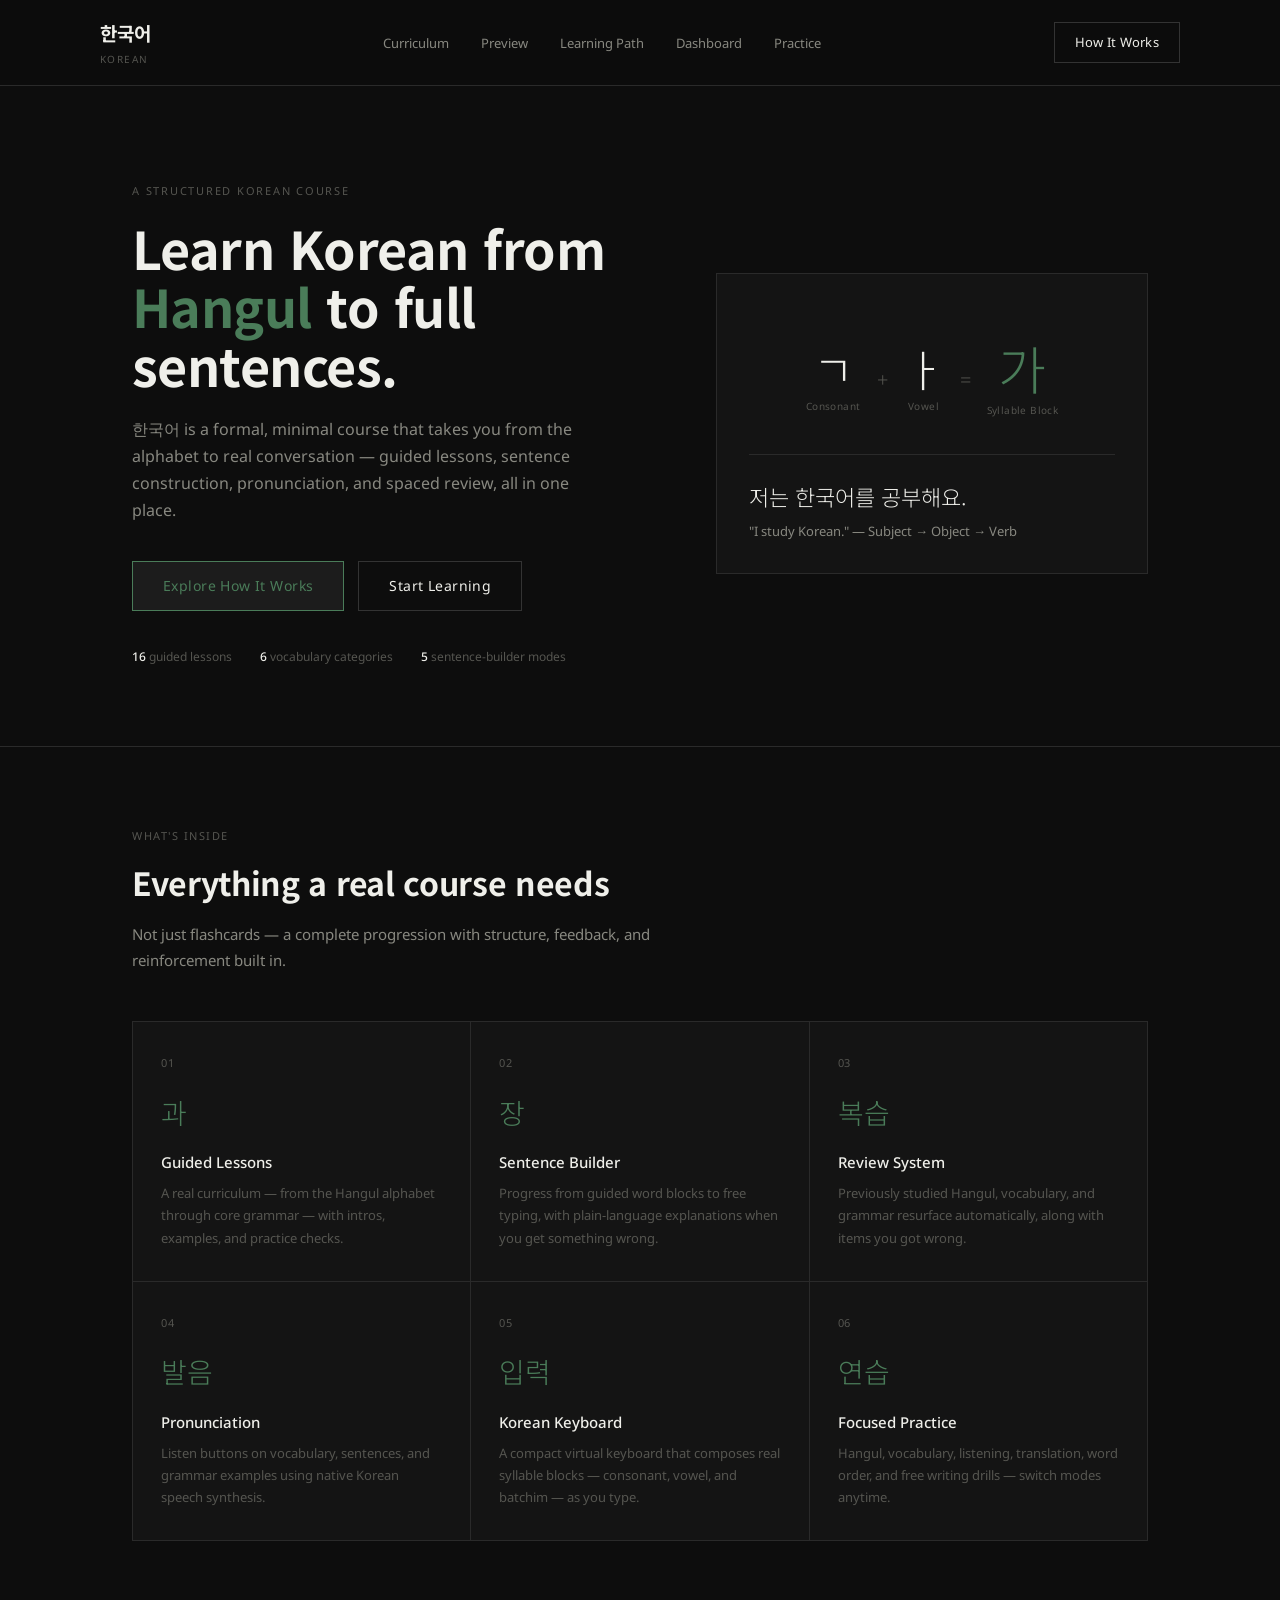
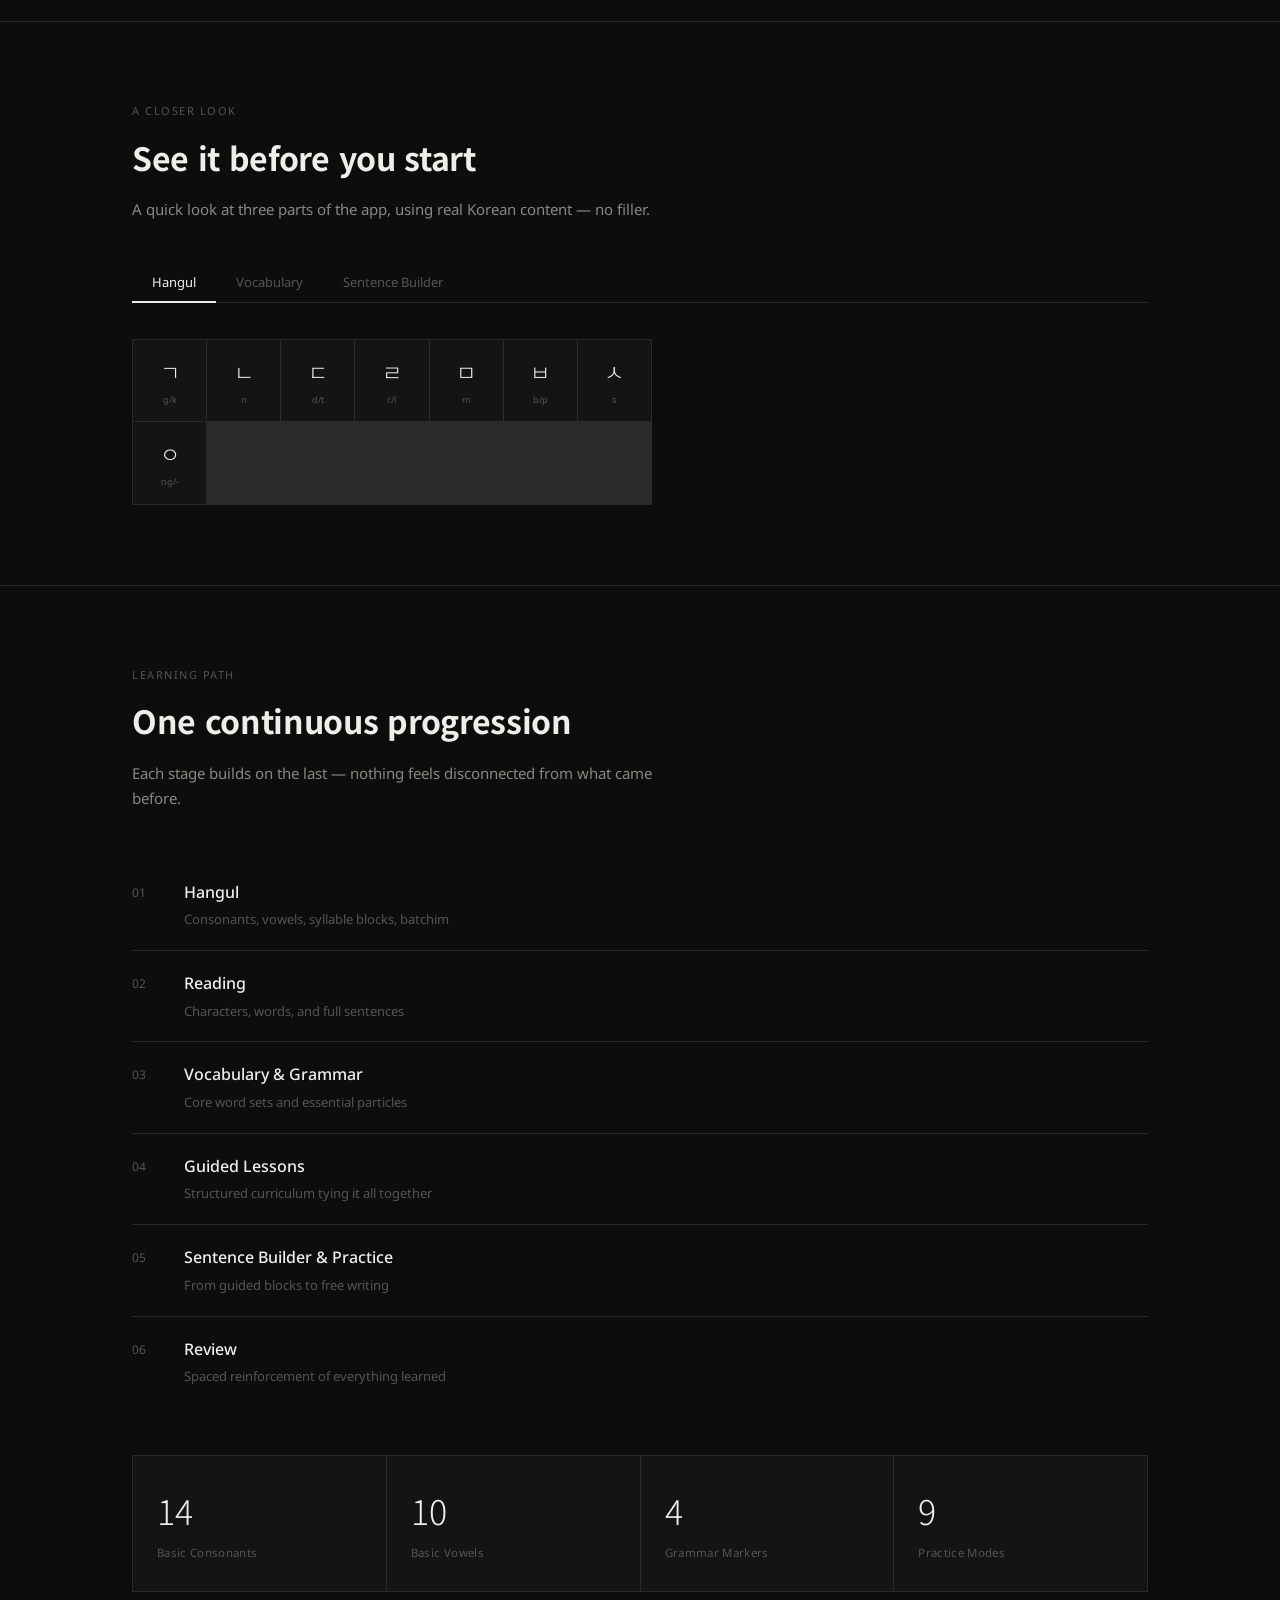
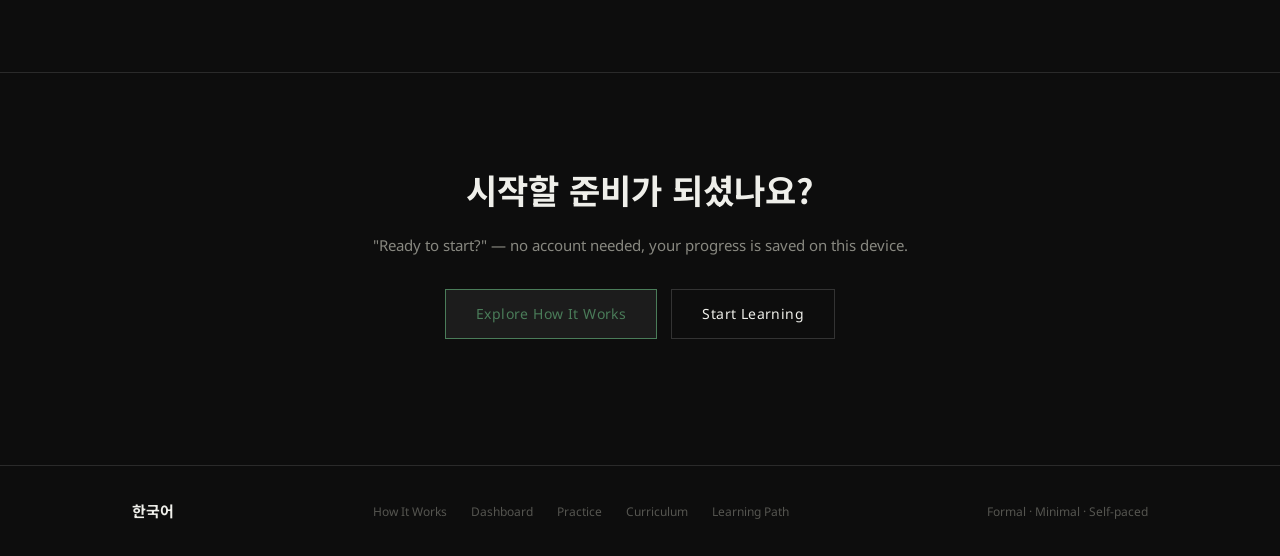
<file: index.html>
<!DOCTYPE html>
<html lang="ko">
<head>
<meta charset="UTF-8">
<meta name="viewport" content="width=device-width, initial-scale=1.0">
<title>한국어 — Learn Korean, Properly</title>
<link rel="preconnect" href="https://fonts.googleapis.com">
<link rel="preconnect" href="https://fonts.gstatic.com" crossorigin>
<link href="https://fonts.googleapis.com/css2?family=Noto+Sans+KR:wght@300;400;500;700&family=Noto+Sans:wght@300;400;500;600&display=swap" rel="stylesheet">
<style>
:root{
  --bg:#0D0D0D; --surface:#141414; --surface-2:#1C1C1C;
  --border:#2A2A2A; --border-light:#333333;
  --text:#EFEFEA; --text-muted:#888880; --text-dim:#555550;
  --accent:#4A7C59;
  --kr-font:'Noto Sans KR','Apple SD Gothic Neo','Malgun Gothic',sans-serif;
  --ui-font:'Noto Sans',-apple-system,BlinkMacSystemFont,sans-serif;
}
*,*::before,*::after{box-sizing:border-box;margin:0;padding:0}
html{scroll-behavior:smooth}
body{background:var(--bg);color:var(--text);font-family:var(--ui-font);line-height:1.6;overflow-x:hidden}
a{color:inherit;text-decoration:none}
button{font-family:inherit;cursor:pointer}
.wrap{max-width:1080px;margin:0 auto;padding:0 32px}

/* NAV */
header{position:sticky;top:0;z-index:50;background:rgba(13,13,13,0.85);backdrop-filter:blur(8px);border-bottom:1px solid var(--border)}
.nav{display:flex;align-items:center;justify-content:space-between;padding:18px 0}
.nav-logo-kr{font-family:var(--kr-font);font-size:19px;font-weight:700}
.nav-logo-en{font-size:10px;letter-spacing:0.14em;text-transform:uppercase;color:var(--text-dim);display:block;margin-top:2px}
.nav-links{display:flex;gap:32px;list-style:none}
.nav-links a{font-size:13px;color:var(--text-muted);transition:color .15s ease}
.nav-links a:hover{color:var(--text)}
.nav-cta{padding:9px 20px;border:1px solid var(--border-light);font-size:13px;letter-spacing:0.02em;transition:border-color .15s ease,background .15s ease}
.nav-cta:hover{border-color:var(--text-dim);background:var(--surface-2)}
.nav-toggle{display:none}

/* HERO */
.hero{padding:96px 0 80px;border-bottom:1px solid var(--border)}
.hero-grid{display:grid;grid-template-columns:1.1fr 0.9fr;gap:56px;align-items:center}
.hero-eyebrow{font-size:11px;letter-spacing:0.16em;text-transform:uppercase;color:var(--text-dim);margin-bottom:20px}
.hero-title{font-family:var(--kr-font);font-size:52px;font-weight:700;line-height:1.12;letter-spacing:-0.01em;margin-bottom:22px}
.hero-title .accent{color:var(--accent)}
.hero-sub{font-size:16px;color:var(--text-muted);max-width:460px;margin-bottom:36px;line-height:1.7}
.hero-actions{display:flex;gap:14px;flex-wrap:wrap;margin-bottom:36px}
.btn-primary{padding:13px 30px;font-size:14px;letter-spacing:0.03em;background:var(--surface-2);border:1px solid var(--accent);color:var(--accent);transition:background .15s ease}
.btn-primary:hover{background:rgba(74,124,89,0.12)}
.btn-secondary{padding:13px 30px;font-size:14px;letter-spacing:0.03em;background:none;border:1px solid var(--border-light);color:var(--text);transition:border-color .15s ease,background .15s ease}
.btn-secondary:hover{border-color:var(--text-dim);background:var(--surface-2)}
.hero-meta{display:flex;gap:28px;font-size:12px;color:var(--text-dim)}
.hero-meta strong{color:var(--text);font-weight:500}

.hero-panel{border:1px solid var(--border);background:var(--surface);padding:32px}
.hp-eq{display:flex;align-items:center;justify-content:center;gap:16px;padding:36px 0;border-bottom:1px solid var(--border);margin-bottom:24px}
.hp-part{text-align:center}
.hp-char{font-family:var(--kr-font);font-size:44px;font-weight:300;line-height:1;margin-bottom:8px}
.hp-part.result .hp-char{color:var(--accent);font-size:52px}
.hp-role{font-size:10px;color:var(--text-dim);letter-spacing:0.04em}
.hp-plus{font-size:20px;color:var(--text-dim);font-weight:300}
.hp-sentence-kr{font-family:var(--kr-font);font-size:22px;font-weight:300;margin-bottom:6px}
.hp-sentence-en{font-size:13px;color:var(--text-muted)}

/* SECTION shared */
section{padding:80px 0;border-bottom:1px solid var(--border)}
.section-eyebrow{font-size:11px;letter-spacing:0.14em;text-transform:uppercase;color:var(--text-dim);margin-bottom:12px}
.section-title{font-family:var(--kr-font);font-size:32px;font-weight:700;letter-spacing:-0.01em;margin-bottom:14px}
.section-sub{font-size:15px;color:var(--text-muted);max-width:540px;line-height:1.7}

/* FEATURES */
.feature-grid{display:grid;grid-template-columns:repeat(3,1fr);gap:1px;background:var(--border);border:1px solid var(--border);margin-top:48px}
.feature-card{background:var(--surface);padding:32px 28px}
.feature-num{font-size:11px;color:var(--text-dim);margin-bottom:18px;letter-spacing:0.05em}
.feature-kr{font-family:var(--kr-font);font-size:28px;font-weight:300;color:var(--accent);margin-bottom:16px}
.feature-name{font-size:15px;font-weight:500;margin-bottom:8px}
.feature-desc{font-size:13px;color:var(--text-dim);line-height:1.7}

/* PATH */
.path{margin-top:48px}
.path-row{display:flex;align-items:flex-start;gap:20px;padding:20px 0;border-bottom:1px solid var(--border)}
.path-row:last-child{border-bottom:none}
.path-num{font-size:12px;color:var(--text-dim);min-width:32px;padding-top:3px}
.path-info-name{font-size:16px;font-weight:500;margin-bottom:4px}
.path-info-desc{font-size:13px;color:var(--text-dim)}

/* PREVIEW */
.preview-tabs{display:flex;gap:0;border-bottom:1px solid var(--border);margin:40px 0 0}
.ptab{padding:10px 20px;background:none;border:none;font-size:13px;color:var(--text-dim);border-bottom:2px solid transparent;margin-bottom:-1px;transition:color .15s ease,border-color .15s ease}
.ptab:hover{color:var(--text-muted)}
.ptab.active{color:var(--text);border-bottom-color:var(--text)}
.preview-pane{display:none;padding:36px 0 0}
.preview-pane.active{display:block}
.pv-grid{display:grid;grid-template-columns:repeat(auto-fill,minmax(64px,1fr));gap:1px;background:var(--border);border:1px solid var(--border);max-width:520px}
.pv-cell{background:var(--surface);padding:14px 6px;text-align:center}
.pv-cell-char{font-family:var(--kr-font);font-size:22px;font-weight:300;margin-bottom:4px}
.pv-cell-rom{font-size:9px;color:var(--text-dim)}
.pv-vocab-list{display:flex;flex-direction:column;gap:1px;background:var(--border);border:1px solid var(--border);max-width:520px}
.pv-vocab-item{background:var(--surface);display:flex;justify-content:space-between;padding:16px 20px}
.pv-vocab-kr{font-family:var(--kr-font);font-size:20px;font-weight:300}
.pv-vocab-en{font-size:13px;color:var(--text-muted);align-self:center}
.pv-blocks{display:flex;flex-wrap:wrap;gap:6px;max-width:520px}
.pv-block{font-family:var(--kr-font);font-size:16px;background:var(--surface-2);border:1px solid var(--border-light);padding:9px 15px}

/* STATS */
.stats-grid{display:grid;grid-template-columns:repeat(4,1fr);gap:1px;background:var(--border);border:1px solid var(--border);margin-top:48px}
.stat-card{background:var(--surface);padding:28px 24px}
.stat-num{font-family:var(--kr-font);font-size:34px;font-weight:300;color:var(--text);margin-bottom:6px}
.stat-label{font-size:11.5px;color:var(--text-dim);letter-spacing:0.03em}

/* CTA */
.cta{padding:90px 0;text-align:center;border-bottom:none}
.cta-title{font-family:var(--kr-font);font-size:34px;font-weight:700;margin-bottom:16px}
.cta-sub{font-size:15px;color:var(--text-muted);margin-bottom:32px}

/* FOOTER */
footer{padding:32px 0}
.footer-row{display:flex;justify-content:space-between;align-items:center;flex-wrap:wrap;gap:16px}
.footer-logo{font-family:var(--kr-font);font-size:15px;font-weight:700}
.footer-note{font-size:12px;color:var(--text-dim)}
.footer-links{display:flex;gap:24px;list-style:none}
.footer-links a{font-size:12px;color:var(--text-dim);transition:color .15s ease}
.footer-links a:hover{color:var(--text-muted)}

@media (max-width:860px){
  .hero-grid{grid-template-columns:1fr}
  .hero-title{font-size:38px}
  .feature-grid{grid-template-columns:1fr}
  .stats-grid{grid-template-columns:repeat(2,1fr)}
  .nav-links{display:none}
}
@media (max-width:520px){
  .wrap{padding:0 20px}
  .hero{padding:64px 0 56px}
  .hero-title{font-size:30px}
  section{padding:56px 0}
  .section-title{font-size:26px}
  .stats-grid{grid-template-columns:1fr 1fr}
  .hp-char{font-size:34px}
  .hp-part.result .hp-char{font-size:40px}
}
</style>
</head>
<body>

<header>
  <div class="wrap nav">
    <div>
      <span class="nav-logo-kr">한국어</span>
      <span class="nav-logo-en">Korean</span>
    </div>
    <ul class="nav-links">
      <li><a href="#curriculum">Curriculum</a></li>
      <li><a href="#preview">Preview</a></li>
      <li><a href="#path">Learning Path</a></li>
      <li><a href="dashboard.html">Dashboard</a></li>
      <li><a href="practice.html">Practice</a></li>
    </ul>
    <a class="nav-cta" href="how.html">How It Works</a>
  </div>
</header>

<main>

  <!-- HERO -->
  <section class="hero" style="border-bottom:1px solid var(--border)">
    <div class="wrap hero-grid">
      <div>
        <p class="hero-eyebrow">A Structured Korean Course</p>
        <h1 class="hero-title">Learn Korean from<br><span class="accent">Hangul</span> to full sentences.</h1>
        <p class="hero-sub">한국어 is a formal, minimal course that takes you from the alphabet to real conversation — guided lessons, sentence construction, pronunciation, and spaced review, all in one place.</p>
        <div class="hero-actions">
          <a class="btn-primary" href="how.html">Explore How It Works</a>
          <a class="btn-secondary" href="dashboard.html">Start Learning</a>
        </div>
        <div class="hero-meta">
          <span><strong>16</strong> guided lessons</span>
          <span><strong>6</strong> vocabulary categories</span>
          <span><strong>5</strong> sentence-builder modes</span>
        </div>
      </div>

      <div class="hero-panel">
        <div class="hp-eq">
          <div class="hp-part"><div class="hp-char">ㄱ</div><div class="hp-role">Consonant</div></div>
          <div class="hp-plus">+</div>
          <div class="hp-part"><div class="hp-char">ㅏ</div><div class="hp-role">Vowel</div></div>
          <div class="hp-plus">=</div>
          <div class="hp-part result"><div class="hp-char">가</div><div class="hp-role">Syllable Block</div></div>
        </div>
        <div class="hp-sentence-kr">저는 한국어를 공부해요.</div>
        <div class="hp-sentence-en">"I study Korean." — Subject → Object → Verb</div>
      </div>
    </div>
  </section>

  <!-- FEATURES -->
  <section id="curriculum">
    <div class="wrap">
      <p class="section-eyebrow">What's Inside</p>
      <h2 class="section-title">Everything a real course needs</h2>
      <p class="section-sub">Not just flashcards — a complete progression with structure, feedback, and reinforcement built in.</p>

      <div class="feature-grid">
        <div class="feature-card">
          <div class="feature-num">01</div>
          <div class="feature-kr">과</div>
          <div class="feature-name">Guided Lessons</div>
          <div class="feature-desc">A real curriculum — from the Hangul alphabet through core grammar — with intros, examples, and practice checks.</div>
        </div>
        <div class="feature-card">
          <div class="feature-num">02</div>
          <div class="feature-kr">장</div>
          <div class="feature-name">Sentence Builder</div>
          <div class="feature-desc">Progress from guided word blocks to free typing, with plain-language explanations when you get something wrong.</div>
        </div>
        <div class="feature-card">
          <div class="feature-num">03</div>
          <div class="feature-kr">복습</div>
          <div class="feature-name">Review System</div>
          <div class="feature-desc">Previously studied Hangul, vocabulary, and grammar resurface automatically, along with items you got wrong.</div>
        </div>
        <div class="feature-card">
          <div class="feature-num">04</div>
          <div class="feature-kr">발음</div>
          <div class="feature-name">Pronunciation</div>
          <div class="feature-desc">Listen buttons on vocabulary, sentences, and grammar examples using native Korean speech synthesis.</div>
        </div>
        <div class="feature-card">
          <div class="feature-num">05</div>
          <div class="feature-kr">입력</div>
          <div class="feature-name">Korean Keyboard</div>
          <div class="feature-desc">A compact virtual keyboard that composes real syllable blocks — consonant, vowel, and batchim — as you type.</div>
        </div>
        <div class="feature-card">
          <div class="feature-num">06</div>
          <div class="feature-kr">연습</div>
          <div class="feature-name">Focused Practice</div>
          <div class="feature-desc">Hangul, vocabulary, listening, translation, word order, and free writing drills — switch modes anytime.</div>
        </div>
      </div>
    </div>
  </section>

  <!-- PREVIEW -->
  <section id="preview">
    <div class="wrap">
      <p class="section-eyebrow">A Closer Look</p>
      <h2 class="section-title">See it before you start</h2>
      <p class="section-sub">A quick look at three parts of the app, using real Korean content — no filler.</p>

      <div class="preview-tabs" role="tablist">
        <button class="ptab active" data-pv="hangul">Hangul</button>
        <button class="ptab" data-pv="vocab">Vocabulary</button>
        <button class="ptab" data-pv="builder">Sentence Builder</button>
      </div>

      <div class="preview-pane active" id="pv-hangul">
        <div class="pv-grid">
          <div class="pv-cell"><div class="pv-cell-char">ㄱ</div><div class="pv-cell-rom">g/k</div></div>
          <div class="pv-cell"><div class="pv-cell-char">ㄴ</div><div class="pv-cell-rom">n</div></div>
          <div class="pv-cell"><div class="pv-cell-char">ㄷ</div><div class="pv-cell-rom">d/t</div></div>
          <div class="pv-cell"><div class="pv-cell-char">ㄹ</div><div class="pv-cell-rom">r/l</div></div>
          <div class="pv-cell"><div class="pv-cell-char">ㅁ</div><div class="pv-cell-rom">m</div></div>
          <div class="pv-cell"><div class="pv-cell-char">ㅂ</div><div class="pv-cell-rom">b/p</div></div>
          <div class="pv-cell"><div class="pv-cell-char">ㅅ</div><div class="pv-cell-rom">s</div></div>
          <div class="pv-cell"><div class="pv-cell-char">ㅇ</div><div class="pv-cell-rom">ng/-</div></div>
        </div>
      </div>

      <div class="preview-pane" id="pv-vocab">
        <div class="pv-vocab-list">
          <div class="pv-vocab-item"><span class="pv-vocab-kr">학교</span><span class="pv-vocab-en">school</span></div>
          <div class="pv-vocab-item"><span class="pv-vocab-kr">친구</span><span class="pv-vocab-en">friend</span></div>
          <div class="pv-vocab-item"><span class="pv-vocab-kr">한국어</span><span class="pv-vocab-en">Korean language</span></div>
          <div class="pv-vocab-item"><span class="pv-vocab-kr">감사합니다</span><span class="pv-vocab-en">thank you (formal)</span></div>
        </div>
      </div>

      <div class="preview-pane" id="pv-builder">
        <p style="font-size:13px;color:var(--text-dim);margin-bottom:14px;letter-spacing:0.05em;text-transform:uppercase">Translate: "I study Korean."</p>
        <div class="pv-blocks">
          <div class="pv-block">저는</div>
          <div class="pv-block">한국어를</div>
          <div class="pv-block">공부해요</div>
          <div class="pv-block" style="opacity:.4">학교에</div>
          <div class="pv-block" style="opacity:.4">가요</div>
        </div>
      </div>
    </div>
  </section>

  <!-- LEARNING PATH -->
  <section id="path">
    <div class="wrap">
      <p class="section-eyebrow">Learning Path</p>
      <h2 class="section-title">One continuous progression</h2>
      <p class="section-sub">Each stage builds on the last — nothing feels disconnected from what came before.</p>

      <div class="path">
        <div class="path-row">
          <div class="path-num">01</div>
          <div><div class="path-info-name">Hangul</div><div class="path-info-desc">Consonants, vowels, syllable blocks, batchim</div></div>
        </div>
        <div class="path-row">
          <div class="path-num">02</div>
          <div><div class="path-info-name">Reading</div><div class="path-info-desc">Characters, words, and full sentences</div></div>
        </div>
        <div class="path-row">
          <div class="path-num">03</div>
          <div><div class="path-info-name">Vocabulary &amp; Grammar</div><div class="path-info-desc">Core word sets and essential particles</div></div>
        </div>
        <div class="path-row">
          <div class="path-num">04</div>
          <div><div class="path-info-name">Guided Lessons</div><div class="path-info-desc">Structured curriculum tying it all together</div></div>
        </div>
        <div class="path-row">
          <div class="path-num">05</div>
          <div><div class="path-info-name">Sentence Builder &amp; Practice</div><div class="path-info-desc">From guided blocks to free writing</div></div>
        </div>
        <div class="path-row">
          <div class="path-num">06</div>
          <div><div class="path-info-name">Review</div><div class="path-info-desc">Spaced reinforcement of everything learned</div></div>
        </div>
      </div>

      <div class="stats-grid">
        <div class="stat-card"><div class="stat-num">14</div><div class="stat-label">Basic Consonants</div></div>
        <div class="stat-card"><div class="stat-num">10</div><div class="stat-label">Basic Vowels</div></div>
        <div class="stat-card"><div class="stat-num">4</div><div class="stat-label">Grammar Markers</div></div>
        <div class="stat-card"><div class="stat-num">9</div><div class="stat-label">Practice Modes</div></div>
      </div>
    </div>
  </section>

  <!-- CTA -->
  <section class="cta" style="border-bottom:1px solid var(--border)">
    <div class="wrap">
      <h2 class="cta-title">시작할 준비가 되셨나요?</h2>
      <p class="cta-sub">"Ready to start?" — no account needed, your progress is saved on this device.</p>
      <div class="hero-actions" style="justify-content:center">
        <a class="btn-primary" href="how.html">Explore How It Works</a>
        <a class="btn-secondary" href="dashboard.html">Start Learning</a>
      </div>
    </div>
  </section>

</main>

<footer>
  <div class="wrap footer-row">
    <span class="footer-logo">한국어</span>
    <ul class="footer-links">
      <li><a href="how.html">How It Works</a></li>
      <li><a href="dashboard.html">Dashboard</a></li>
      <li><a href="practice.html">Practice</a></li>
      <li><a href="#curriculum">Curriculum</a></li>
      <li><a href="#path">Learning Path</a></li>
    </ul>
    <span class="footer-note">Formal · Minimal · Self-paced</span>
  </div>
</footer>

<script>
document.querySelectorAll('.ptab').forEach(function(btn){
  btn.addEventListener('click', function(){
    document.querySelectorAll('.ptab').forEach(function(b){ b.classList.remove('active'); });
    document.querySelectorAll('.preview-pane').forEach(function(p){ p.classList.remove('active'); });
    this.classList.add('active');
    var pane = document.getElementById('pv-' + this.dataset.pv);
    if (pane) pane.classList.add('active');
  });
});
</script>

</body>
</html>
</file>
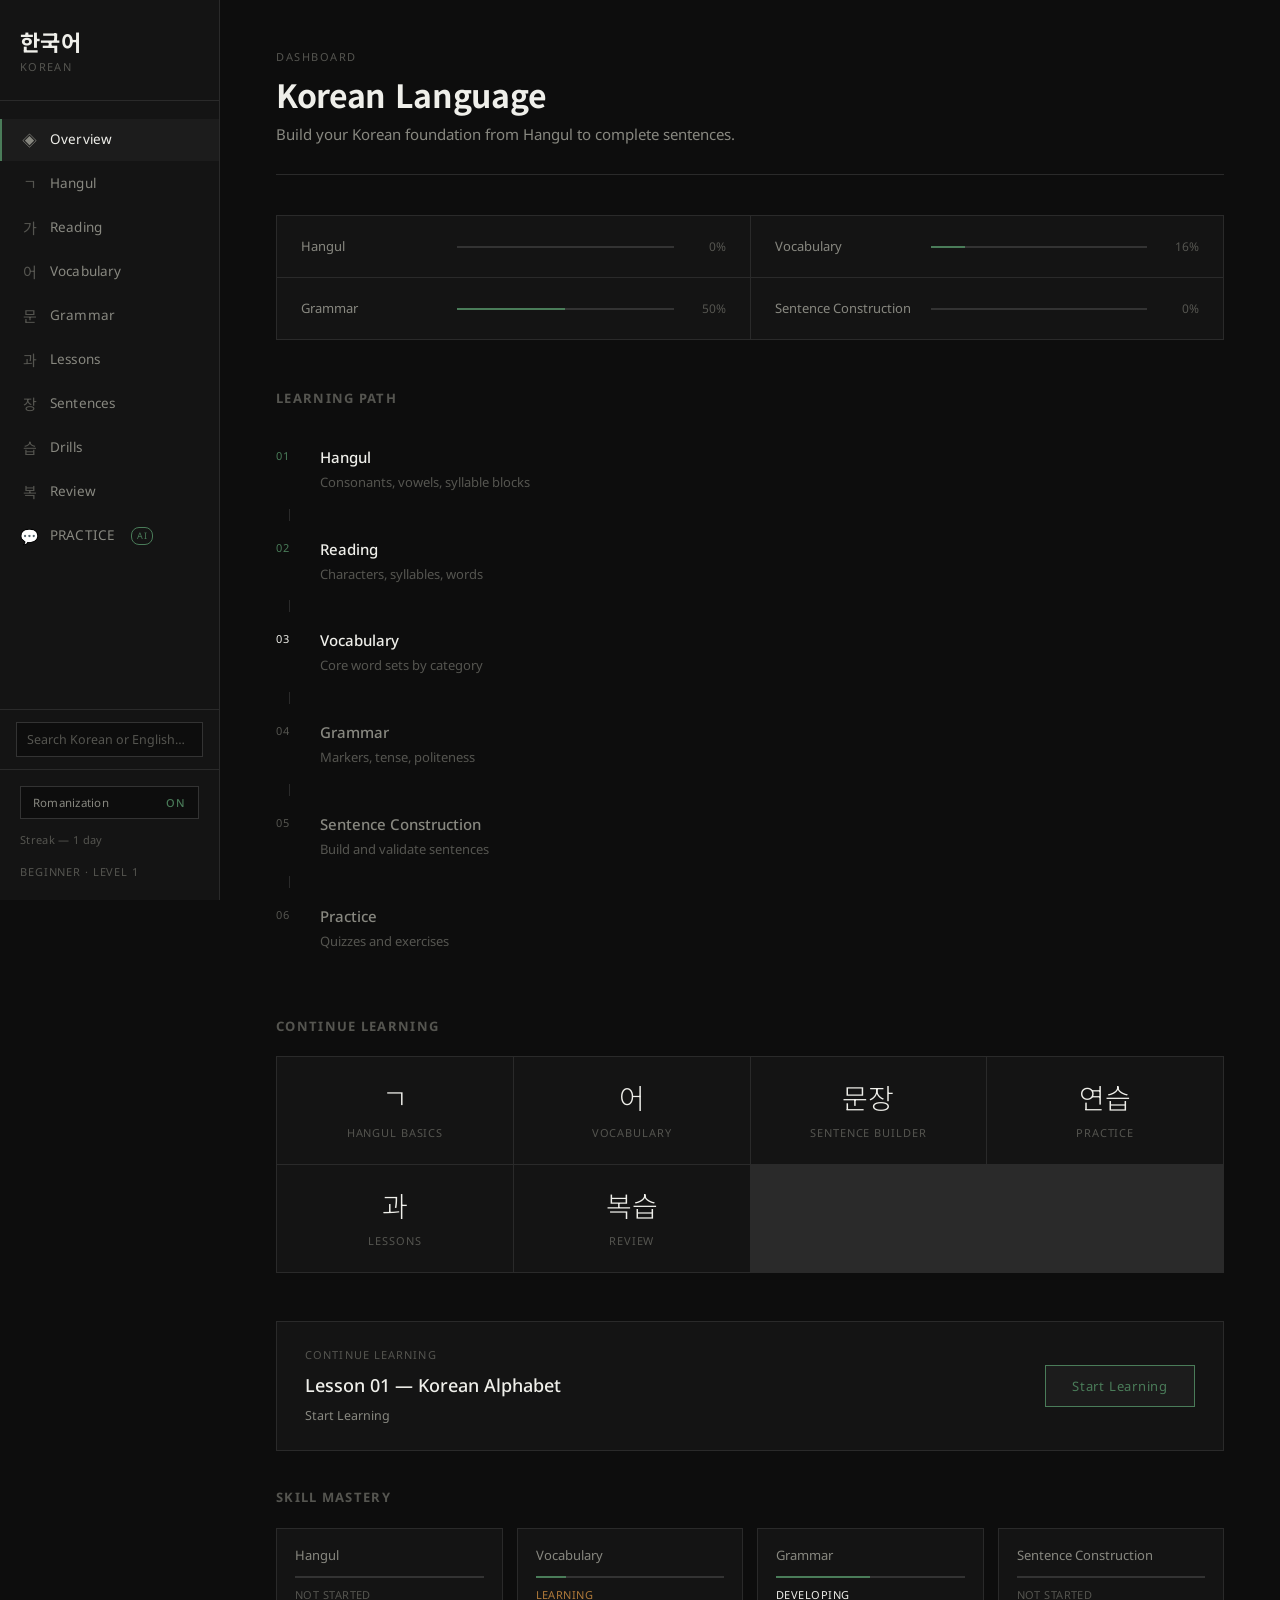
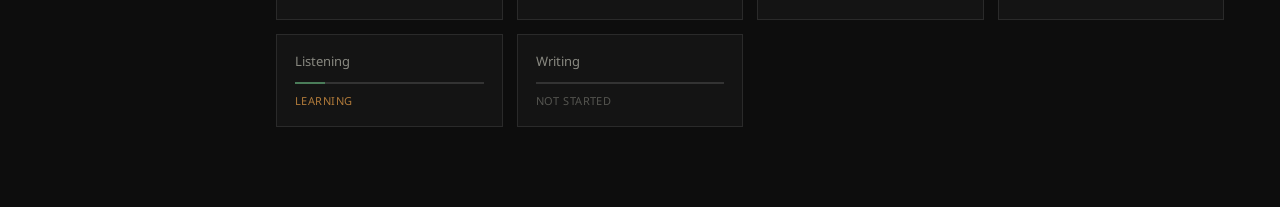
<file: dashboard.html>
<!DOCTYPE html>
<html lang="ko">
<head>
  <meta charset="UTF-8">
  <meta name="viewport" content="width=device-width, initial-scale=1.0">
  <title>한국어 — Korean Language</title>
  <link rel="preconnect" href="https://fonts.googleapis.com">
  <link rel="preconnect" href="https://fonts.gstatic.com" crossorigin>
  <link href="https://fonts.googleapis.com/css2?family=Noto+Sans+KR:wght@300;400;500;700&family=Noto+Sans:wght@300;400;500;600&display=swap" rel="stylesheet">
  <link rel="stylesheet" href="style.css">
</head>
<body>

  <!-- MOBILE TOPBAR -->
  <div class="mobile-topbar" id="mobileTopbar">
    <button type="button" class="mobile-menu-btn" id="mobileMenuBtn" aria-label="Toggle navigation menu" aria-expanded="false" aria-controls="sidebar">
      <span class="mobile-menu-icon"></span>
    </button>
    <span class="mobile-topbar-title">Korean Learning Dashboard</span>
  </div>

  <!-- SIDEBAR BACKDROP (mobile only) -->
  <div class="sidebar-backdrop" id="sidebarBackdrop"></div>

  <!-- SIDEBAR -->
  <nav class="sidebar" id="sidebar">
    <div class="sidebar-header">
      <span class="sidebar-logo-kr">한국어</span>
      <span class="sidebar-logo-en">Korean</span>
    </div>
    <ul class="sidebar-nav">
      <li><a href="#" class="nav-link active" data-section="overview">
        <span class="nav-icon">◈</span> Overview
      </a></li>
      <li><a href="#" class="nav-link" data-section="hangul">
        <span class="nav-icon">ㄱ</span> Hangul
      </a></li>
      <li><a href="#" class="nav-link" data-section="reading">
        <span class="nav-icon">가</span> Reading
      </a></li>
      <li><a href="#" class="nav-link" data-section="vocabulary">
        <span class="nav-icon">어</span> Vocabulary
      </a></li>
      <li><a href="#" class="nav-link" data-section="grammar">
        <span class="nav-icon">문</span> Grammar
      </a></li>
      <li><a href="#" class="nav-link" data-section="lessons">
        <span class="nav-icon">과</span> Lessons
      </a></li>
      <li><a href="#" class="nav-link" data-section="builder">
        <span class="nav-icon">장</span> Sentences
      </a></li>
      <li><a href="#" class="nav-link" data-section="practice">
        <span class="nav-icon">습</span> Drills
      </a></li>
      <li><a href="#" class="nav-link" data-section="review">
        <span class="nav-icon">복</span> Review
      </a></li>
      <li><a href="practice.html" class="nav-link nav-link-external">
        <span class="nav-icon">💬</span> PRACTICE <span class="nav-badge-ai">AI</span>
      </a></li>
    </ul>
    <div class="sidebar-search">
      <input type="text" id="globalSearch" class="sidebar-search-input" placeholder="Search Korean or English…" aria-label="Search vocabulary, grammar, and Hangul">
      <div class="sidebar-search-results" id="globalSearchResults"></div>
    </div>
    <div class="sidebar-footer">
      <button class="rom-toggle" id="romToggle" type="button" aria-pressed="true">
        <span class="rom-toggle-label">Romanization</span>
        <span class="rom-toggle-state" id="romToggleState">ON</span>
      </button>
      <div class="sidebar-streak" id="sidebarStreak">Streak — 0 days</div>
      <span class="sidebar-level">Beginner · Level 1</span>
    </div>
  </nav>

  <!-- MOBILE NAV -->
  <nav class="mobile-nav" id="mobileNav">
    <a href="#" class="mobile-nav-link active" data-section="overview">Overview</a>
    <a href="#" class="mobile-nav-link" data-section="hangul">Hangul</a>
    <a href="#" class="mobile-nav-link" data-section="vocabulary">Vocab</a>
    <a href="#" class="mobile-nav-link" data-section="lessons">Lessons</a>
    <a href="#" class="mobile-nav-link" data-section="builder">Sentences</a>
    <a href="#" class="mobile-nav-link" data-section="practice">Drills</a>
    <a href="#" class="mobile-nav-link" data-section="review">Review</a>
    <a href="practice.html" class="mobile-nav-link">PRACTICE</a>
  </nav>

  <!-- MAIN CONTENT -->
  <main class="main" id="main">

    <!-- ===================== OVERVIEW ===================== -->
    <section class="section active" id="section-overview">
      <div class="section-header">
        <p class="section-eyebrow">Dashboard</p>
        <h1 class="section-title">Korean Language</h1>
        <p class="section-subtitle">Build your Korean foundation from Hangul to complete sentences.</p>
      </div>

      <div class="progress-grid" id="overviewProgressGrid">
        <div class="progress-card">
          <div class="progress-label">Hangul</div>
          <div class="progress-track">
            <div class="progress-fill" id="overviewProgressFill-hangul" style="width: 0%"></div>
          </div>
          <div class="progress-value" id="overviewProgressValue-hangul">0%</div>
        </div>
        <div class="progress-card">
          <div class="progress-label">Vocabulary</div>
          <div class="progress-track">
            <div class="progress-fill" id="overviewProgressFill-vocabulary" style="width: 0%"></div>
          </div>
          <div class="progress-value" id="overviewProgressValue-vocabulary">0%</div>
        </div>
        <div class="progress-card">
          <div class="progress-label">Grammar</div>
          <div class="progress-track">
            <div class="progress-fill" id="overviewProgressFill-grammar" style="width: 0%"></div>
          </div>
          <div class="progress-value" id="overviewProgressValue-grammar">0%</div>
        </div>
        <div class="progress-card">
          <div class="progress-label">Sentence Construction</div>
          <div class="progress-track">
            <div class="progress-fill" id="overviewProgressFill-sentence" style="width: 0%"></div>
          </div>
          <div class="progress-value" id="overviewProgressValue-sentence">0%</div>
        </div>
      </div>

      <div class="path-overview">
        <h2 class="subsection-title">Learning Path</h2>
        <div class="path-steps">
          <div class="path-step completed">
            <div class="path-step-num">01</div>
            <div class="path-step-info">
              <div class="path-step-name">Hangul</div>
              <div class="path-step-desc">Consonants, vowels, syllable blocks</div>
            </div>
          </div>
          <div class="path-connector"></div>
          <div class="path-step completed">
            <div class="path-step-num">02</div>
            <div class="path-step-info">
              <div class="path-step-name">Reading</div>
              <div class="path-step-desc">Characters, syllables, words</div>
            </div>
          </div>
          <div class="path-connector"></div>
          <div class="path-step active-step">
            <div class="path-step-num">03</div>
            <div class="path-step-info">
              <div class="path-step-name">Vocabulary</div>
              <div class="path-step-desc">Core word sets by category</div>
            </div>
          </div>
          <div class="path-connector"></div>
          <div class="path-step">
            <div class="path-step-num">04</div>
            <div class="path-step-info">
              <div class="path-step-name">Grammar</div>
              <div class="path-step-desc">Markers, tense, politeness</div>
            </div>
          </div>
          <div class="path-connector"></div>
          <div class="path-step">
            <div class="path-step-num">05</div>
            <div class="path-step-info">
              <div class="path-step-name">Sentence Construction</div>
              <div class="path-step-desc">Build and validate sentences</div>
            </div>
          </div>
          <div class="path-connector"></div>
          <div class="path-step">
            <div class="path-step-num">06</div>
            <div class="path-step-info">
              <div class="path-step-name">Practice</div>
              <div class="path-step-desc">Quizzes and exercises</div>
            </div>
          </div>
        </div>
      </div>

      <div class="overview-quick">
        <h2 class="subsection-title">Continue Learning</h2>
        <div class="quick-grid">
          <button class="quick-card" data-goto="hangul">
            <div class="quick-kr">ㄱ</div>
            <div class="quick-label">Hangul Basics</div>
          </button>
          <button class="quick-card" data-goto="vocabulary">
            <div class="quick-kr">어</div>
            <div class="quick-label">Vocabulary</div>
          </button>
          <button class="quick-card" data-goto="builder">
            <div class="quick-kr">문장</div>
            <div class="quick-label">Sentence Builder</div>
          </button>
          <button class="quick-card" data-goto="practice">
            <div class="quick-kr">연습</div>
            <div class="quick-label">Practice</div>
          </button>
          <button class="quick-card" data-goto="lessons">
            <div class="quick-kr">과</div>
            <div class="quick-label">Lessons</div>
          </button>
          <button class="quick-card" data-goto="review">
            <div class="quick-kr">복습</div>
            <div class="quick-label">Review</div>
          </button>
        </div>
      </div>

      <div class="overview-continue" id="overviewContinue"></div>
    </section>

    <!-- ===================== HANGUL ===================== -->
    <section class="section" id="section-hangul">
      <div class="section-header">
        <p class="section-eyebrow">Foundations</p>
        <h1 class="section-title">Hangul</h1>
        <p class="section-subtitle">The Korean writing system. 24 base letters form every syllable block.</p>
      </div>

      <div class="hangul-tabs">
        <button class="htab active" data-htab="consonants">Consonants</button>
        <button class="htab" data-htab="vowels">Vowels</button>
        <button class="htab" data-htab="syllables">Syllable Blocks</button>
        <button class="htab" data-htab="batchim">Batchim</button>
      </div>

      <!-- CONSONANTS -->
      <div class="htab-panel active" id="htab-consonants">
        <p class="panel-note">Korean has 14 basic consonants. Each has a name and a sound value.</p>
        <div class="hangul-grid" id="consonantGrid"></div>
        <div class="hangul-detail" id="consonantDetail">
          <div class="detail-placeholder">Select a consonant to explore it.</div>
        </div>
      </div>

      <!-- VOWELS -->
      <div class="htab-panel" id="htab-vowels">
        <p class="panel-note">Korean has 10 basic vowels and 11 compound vowels.</p>
        <div class="hangul-grid" id="vowelGrid"></div>
        <div class="hangul-detail" id="vowelDetail">
          <div class="detail-placeholder">Select a vowel to explore it.</div>
        </div>
      </div>

      <!-- SYLLABLE BLOCKS -->
      <div class="htab-panel" id="htab-syllables">
        <p class="panel-note">Korean syllables are written as blocks. Each block contains at minimum one consonant and one vowel.</p>
        <div class="syllable-demo">
          <div class="syllable-equation">
            <div class="syllable-part">
              <div class="syl-char">ㄱ</div>
              <div class="syl-role">Consonant (onset)</div>
            </div>
            <div class="syllable-plus">+</div>
            <div class="syllable-part">
              <div class="syl-char">ㅏ</div>
              <div class="syl-role">Vowel</div>
            </div>
            <div class="syllable-plus">=</div>
            <div class="syllable-part result">
              <div class="syl-char">가</div>
              <div class="syl-role">Syllable block</div>
            </div>
          </div>
        </div>
        <div class="syllable-examples">
          <div class="syl-example-row" id="syllableExamples"></div>
        </div>
      </div>

      <!-- BATCHIM -->
      <div class="htab-panel" id="htab-batchim">
        <p class="panel-note">Batchim (받침) is the final consonant in a syllable block. It sits below the vowel.</p>
        <div class="batchim-demo">
          <div class="syllable-equation">
            <div class="syllable-part">
              <div class="syl-char">ㄱ</div>
              <div class="syl-role">Onset</div>
            </div>
            <div class="syllable-plus">+</div>
            <div class="syllable-part">
              <div class="syl-char">ㅏ</div>
              <div class="syl-role">Vowel</div>
            </div>
            <div class="syllable-plus">+</div>
            <div class="syllable-part">
              <div class="syl-char">ㄱ</div>
              <div class="syl-role">Batchim</div>
            </div>
            <div class="syllable-plus">=</div>
            <div class="syllable-part result">
              <div class="syl-char">각</div>
              <div class="syl-role">Syllable with batchim</div>
            </div>
          </div>
        </div>
        <div class="batchim-grid" id="batchimGrid"></div>
      </div>

      <!-- CONSTRUCTOR -->
      <div class="hangul-constructor">
        <h2 class="subsection-title">Syllable Constructor</h2>
        <p class="panel-note">Select a consonant and a vowel to form a syllable block.</p>
        <div class="constructor-area">
          <div class="constructor-picker">
            <div class="picker-group">
              <div class="picker-label">Consonant</div>
              <div class="picker-chars" id="constructorConsonants"></div>
            </div>
            <div class="picker-group">
              <div class="picker-label">Vowel</div>
              <div class="picker-chars" id="constructorVowels"></div>
            </div>
          </div>
          <div class="constructor-result">
            <div class="result-equation" id="constructorEquation">
              <span class="eq-part" id="eqConsonant">—</span>
              <span class="eq-op">+</span>
              <span class="eq-part" id="eqVowel">—</span>
              <span class="eq-op">=</span>
              <span class="eq-result" id="eqResult">—</span>
            </div>
          </div>
        </div>
      </div>
    </section>

    <!-- ===================== READING ===================== -->
    <section class="section" id="section-reading">
      <div class="section-header">
        <p class="section-eyebrow">Reading</p>
        <h1 class="section-title">Reading Practice</h1>
        <p class="section-subtitle">From individual characters to complete words and phrases.</p>
      </div>

      <div class="reading-levels">
        <div class="reading-level">
          <div class="rl-label">Characters</div>
          <div class="rl-chars">
            <span class="rl-char">가</span>
            <span class="rl-char">나</span>
            <span class="rl-char">다</span>
            <span class="rl-char">라</span>
            <span class="rl-char">마</span>
            <span class="rl-char">바</span>
            <span class="rl-char">사</span>
            <span class="rl-char">아</span>
          </div>
        </div>
        <div class="reading-level">
          <div class="rl-label">Words</div>
          <div class="rl-words">
            <div class="rl-word">
              <div class="rl-word-kr">학교</div>
              <div class="rl-word-rom">hak·gyo</div>
              <div class="rl-word-en">school</div>
            </div>
            <div class="rl-word">
              <div class="rl-word-kr">친구</div>
              <div class="rl-word-rom">chin·gu</div>
              <div class="rl-word-en">friend</div>
            </div>
            <div class="rl-word">
              <div class="rl-word-kr">한국어</div>
              <div class="rl-word-rom">han·gu·geo</div>
              <div class="rl-word-en">Korean language</div>
            </div>
            <div class="rl-word">
              <div class="rl-word-kr">사랑</div>
              <div class="rl-word-rom">sa·rang</div>
              <div class="rl-word-en">love</div>
            </div>
          </div>
        </div>
        <div class="reading-level">
          <div class="rl-label">Sentences</div>
          <div class="rl-sentences">
            <div class="rl-sentence">
              <div class="rl-sentence-kr">안녕하세요.</div>
              <div class="rl-sentence-en">Hello. (formal greeting)</div>
            </div>
            <div class="rl-sentence">
              <div class="rl-sentence-kr">감사합니다.</div>
              <div class="rl-sentence-en">Thank you.</div>
            </div>
            <div class="rl-sentence">
              <div class="rl-sentence-kr">저는 학생이에요.</div>
              <div class="rl-sentence-en">I am a student.</div>
            </div>
            <div class="rl-sentence">
              <div class="rl-sentence-kr">한국어를 공부해요.</div>
              <div class="rl-sentence-en">I study Korean.</div>
            </div>
          </div>
        </div>
      </div>
    </section>

    <!-- ===================== VOCABULARY ===================== -->
    <section class="section" id="section-vocabulary">
      <div class="section-header">
        <p class="section-eyebrow">Vocabulary</p>
        <h1 class="section-title">Word Sets</h1>
        <p class="section-subtitle">Core vocabulary organized by category.</p>
      </div>

      <div class="vocab-category-tabs">
        <button class="vtab active" data-vcat="greetings">Greetings</button>
        <button class="vtab" data-vcat="numbers">Numbers</button>
        <button class="vtab" data-vcat="people">People</button>
        <button class="vtab" data-vcat="places">Places</button>
        <button class="vtab" data-vcat="food">Food</button>
        <button class="vtab" data-vcat="daily">Daily Life</button>
      </div>

      <div class="vocab-list" id="vocabList"></div>
    </section>

    <!-- ===================== GRAMMAR ===================== -->
    <section class="section" id="section-grammar">
      <div class="section-header">
        <p class="section-eyebrow">Grammar</p>
        <h1 class="section-title">Korean Grammar</h1>
        <p class="section-subtitle">Korean is an SOV language. Markers attach to nouns to indicate their grammatical role.</p>
      </div>

      <div class="grammar-lessons" id="grammarLessons"></div>
    </section>

    <!-- ===================== SENTENCE BUILDER ===================== -->
    <section class="section" id="section-builder">
      <div class="section-header">
        <p class="section-eyebrow">Sentence Construction</p>
        <h1 class="section-title">Sentence Builder</h1>
        <p class="section-subtitle">Arrange word blocks to form correct Korean sentences.</p>
      </div>

      <div class="builder-mode-tabs" id="builderModeTabs">
        <button class="bmtab active" data-bmode="guided">1 · Guided</button>
        <button class="bmtab" data-bmode="distractor">2 · Distractors</button>
        <button class="bmtab" data-bmode="order">3 · Word Order</button>
        <button class="bmtab" data-bmode="semiguided">4 · Semi-Guided</button>
        <button class="bmtab" data-bmode="free">5 · Free Writing</button>
      </div>

      <div class="builder-progress-bar">
        <div class="builder-level-label">Level <span id="builderLevelNum">1</span> · <span id="builderLevelDesc">Basic Subject + Verb</span></div>
        <div class="builder-level-track">
          <div class="builder-level-fill" id="builderLevelFill"></div>
        </div>
      </div>

      <div class="builder-exercise" id="builderExerciseGuided">
        <div class="builder-prompt">
          <div class="builder-prompt-label">Translate into Korean:</div>
          <div class="builder-prompt-text" id="builderPrompt"></div>
        </div>

        <div class="builder-workspace">
          <div class="builder-workspace-label">Your sentence</div>
          <div class="builder-slots" id="builderSlots"></div>
          <button class="builder-clear" id="builderClear">Clear</button>
        </div>

        <div class="builder-blocks-area">
          <div class="builder-blocks-label" id="builderBlocksLabel">Available words</div>
          <div class="builder-blocks" id="builderBlocks"></div>
        </div>

        <div class="builder-feedback" id="builderFeedback"></div>
        <div class="builder-explanation" id="builderExplanation"></div>

        <div class="builder-actions">
          <button class="btn-check" id="builderCheck">Check</button>
          <button class="btn-next" id="builderNext" style="display:none">Next Exercise</button>
        </div>
      </div>

      <!-- FREE WRITING MODE -->
      <div class="builder-exercise builder-free" id="builderExerciseFree" style="display:none">
        <div class="builder-prompt">
          <div class="builder-prompt-label">Write in Korean:</div>
          <div class="builder-prompt-text" id="freePrompt"></div>
        </div>
        <textarea class="free-writing-input" id="freeInput" rows="2" placeholder="한국어로 입력하세요…" aria-label="Free writing Korean input"></textarea>

        <div class="keyboard-toggle-row">
          <button class="keyboard-toggle" id="freeKeyboardToggle" type="button">Show Korean Keyboard</button>
        </div>
        <div class="korean-keyboard" id="freeKeyboard" style="display:none"></div>

        <div class="builder-feedback" id="freeFeedback"></div>
        <div class="builder-explanation" id="freeExplanation"></div>

        <div class="builder-actions">
          <button class="btn-check" id="freeCheck">Check</button>
          <button class="btn-next" id="freeNext" style="display:none">Next Exercise</button>
        </div>
      </div>
    </section>

    <!-- ===================== PRACTICE ===================== -->
    <section class="section" id="section-practice">
      <div class="section-header">
        <p class="section-eyebrow">Practice</p>
        <h1 class="section-title">Exercises</h1>
        <p class="section-subtitle">Test your knowledge with focused drills.</p>
      </div>

      <div class="practice-mode-tabs">
        <button class="ptab active" data-pmode="hangul-quiz">Hangul Quiz</button>
        <button class="ptab" data-pmode="vocab-quiz">Vocabulary Quiz</button>
        <button class="ptab" data-pmode="word-order">Word Order</button>
        <button class="ptab" data-pmode="listening">Listening</button>
        <button class="ptab" data-pmode="translation">Translation</button>
        <button class="ptab" data-pmode="free-writing">Free Writing</button>
        <button class="ptab" data-pmode="dictation">Dictation</button>
        <button class="ptab" data-pmode="conversation">Conversation</button>
        <button class="ptab" data-pmode="debate">Debate / Opinion</button>
      </div>

      <div class="practice-area" id="practiceArea"></div>
    </section>

    <!-- ===================== LESSONS ===================== -->
    <section class="section" id="section-lessons">
      <div class="section-header">
        <p class="section-eyebrow">Guided Curriculum</p>
        <h1 class="section-title">Lessons</h1>
        <p class="section-subtitle">A structured course from the Hangul alphabet to full Korean sentences.</p>
      </div>

      <div class="lesson-continue" id="lessonContinue"></div>

      <div class="lesson-curriculum" id="lessonCurriculum"></div>

      <!-- LESSON VIEW (single focused lesson) -->
      <div class="lesson-view" id="lessonView">
        <button class="lesson-back" id="lessonBack" aria-label="Back to curriculum">← Back to Lessons</button>
        <div class="lesson-view-inner" id="lessonViewInner"></div>
      </div>
    </section>

    <!-- ===================== REVIEW ===================== -->
    <section class="section" id="section-review">
      <div class="section-header">
        <p class="section-eyebrow">Reinforcement</p>
        <h1 class="section-title">Review</h1>
        <p class="section-subtitle">Bring back material you've already studied, and revisit past mistakes.</p>
      </div>

      <div class="review-summary" id="reviewSummary"></div>

      <div class="review-mistakes" id="reviewMistakes"></div>

      <div class="review-session" id="reviewSession"></div>
    </section>

  </main>

  <script src="script.js"></script>
</body>
</html>
</file>
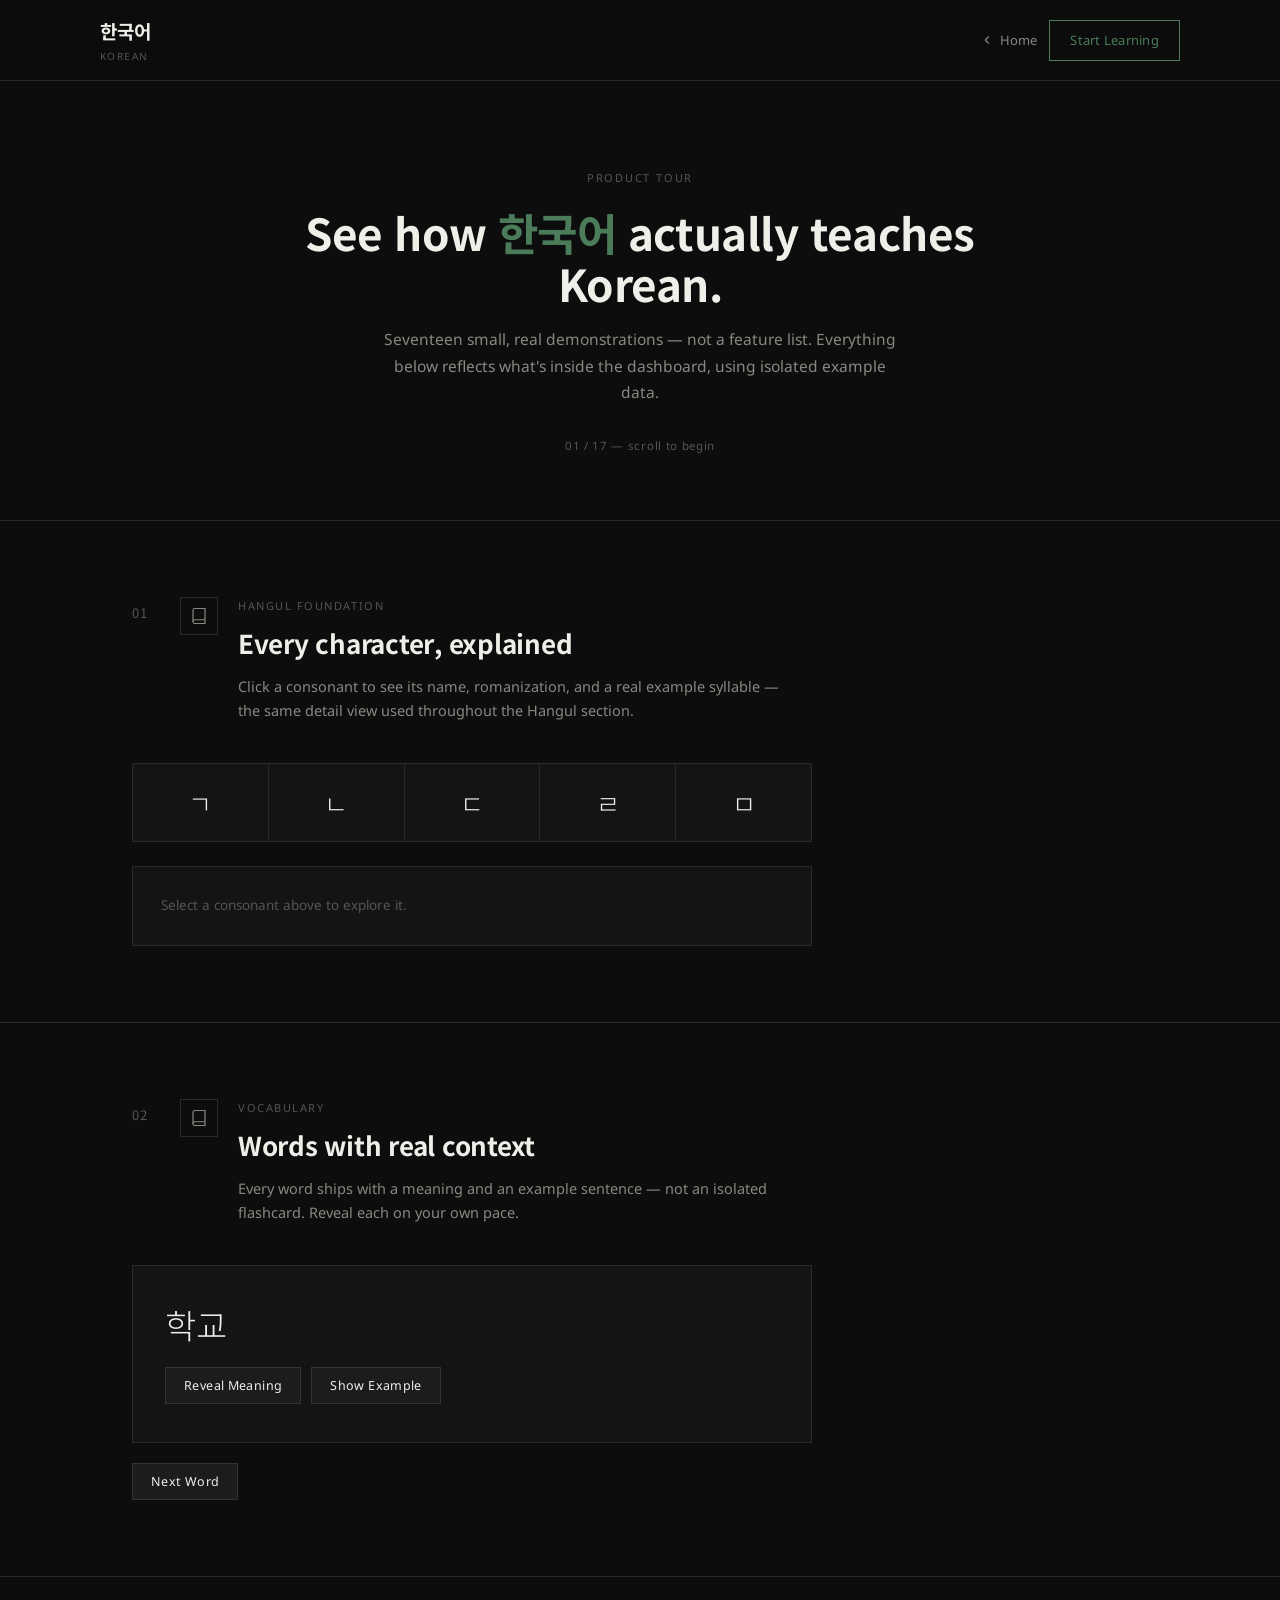
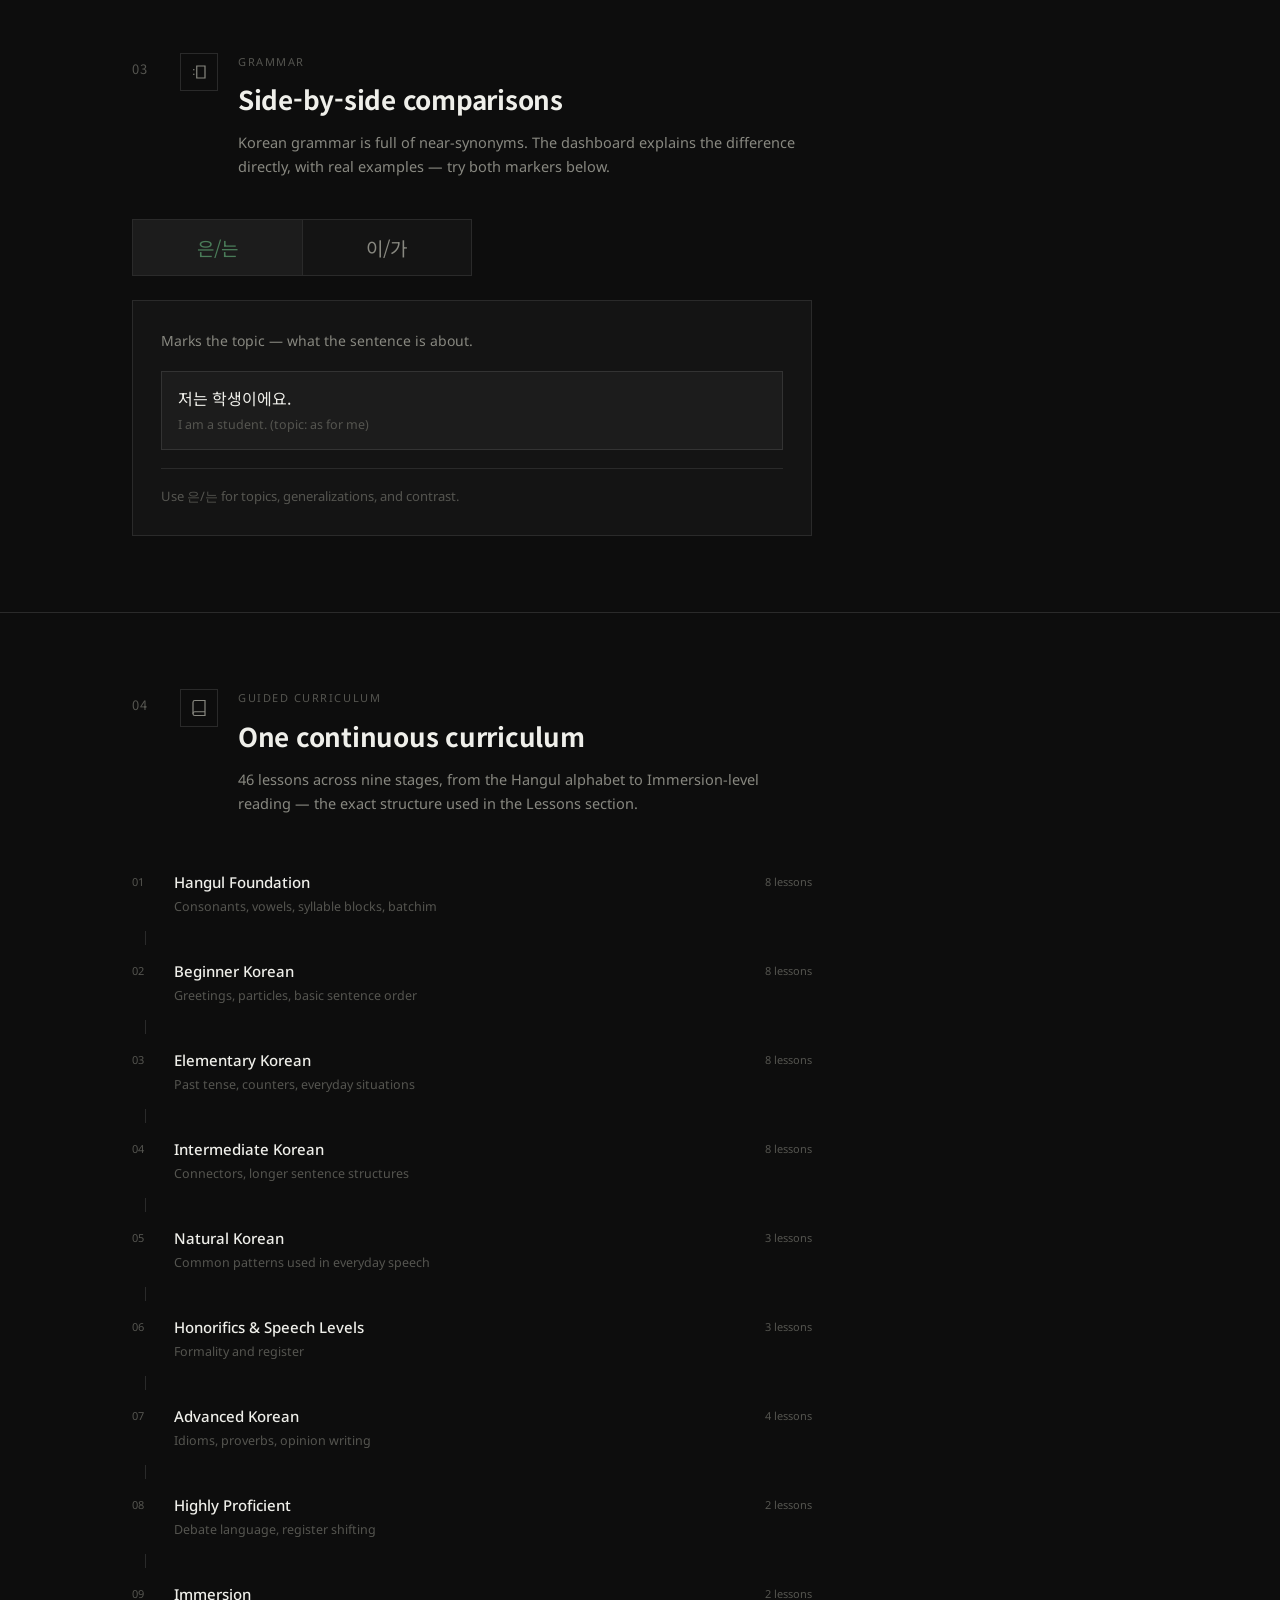
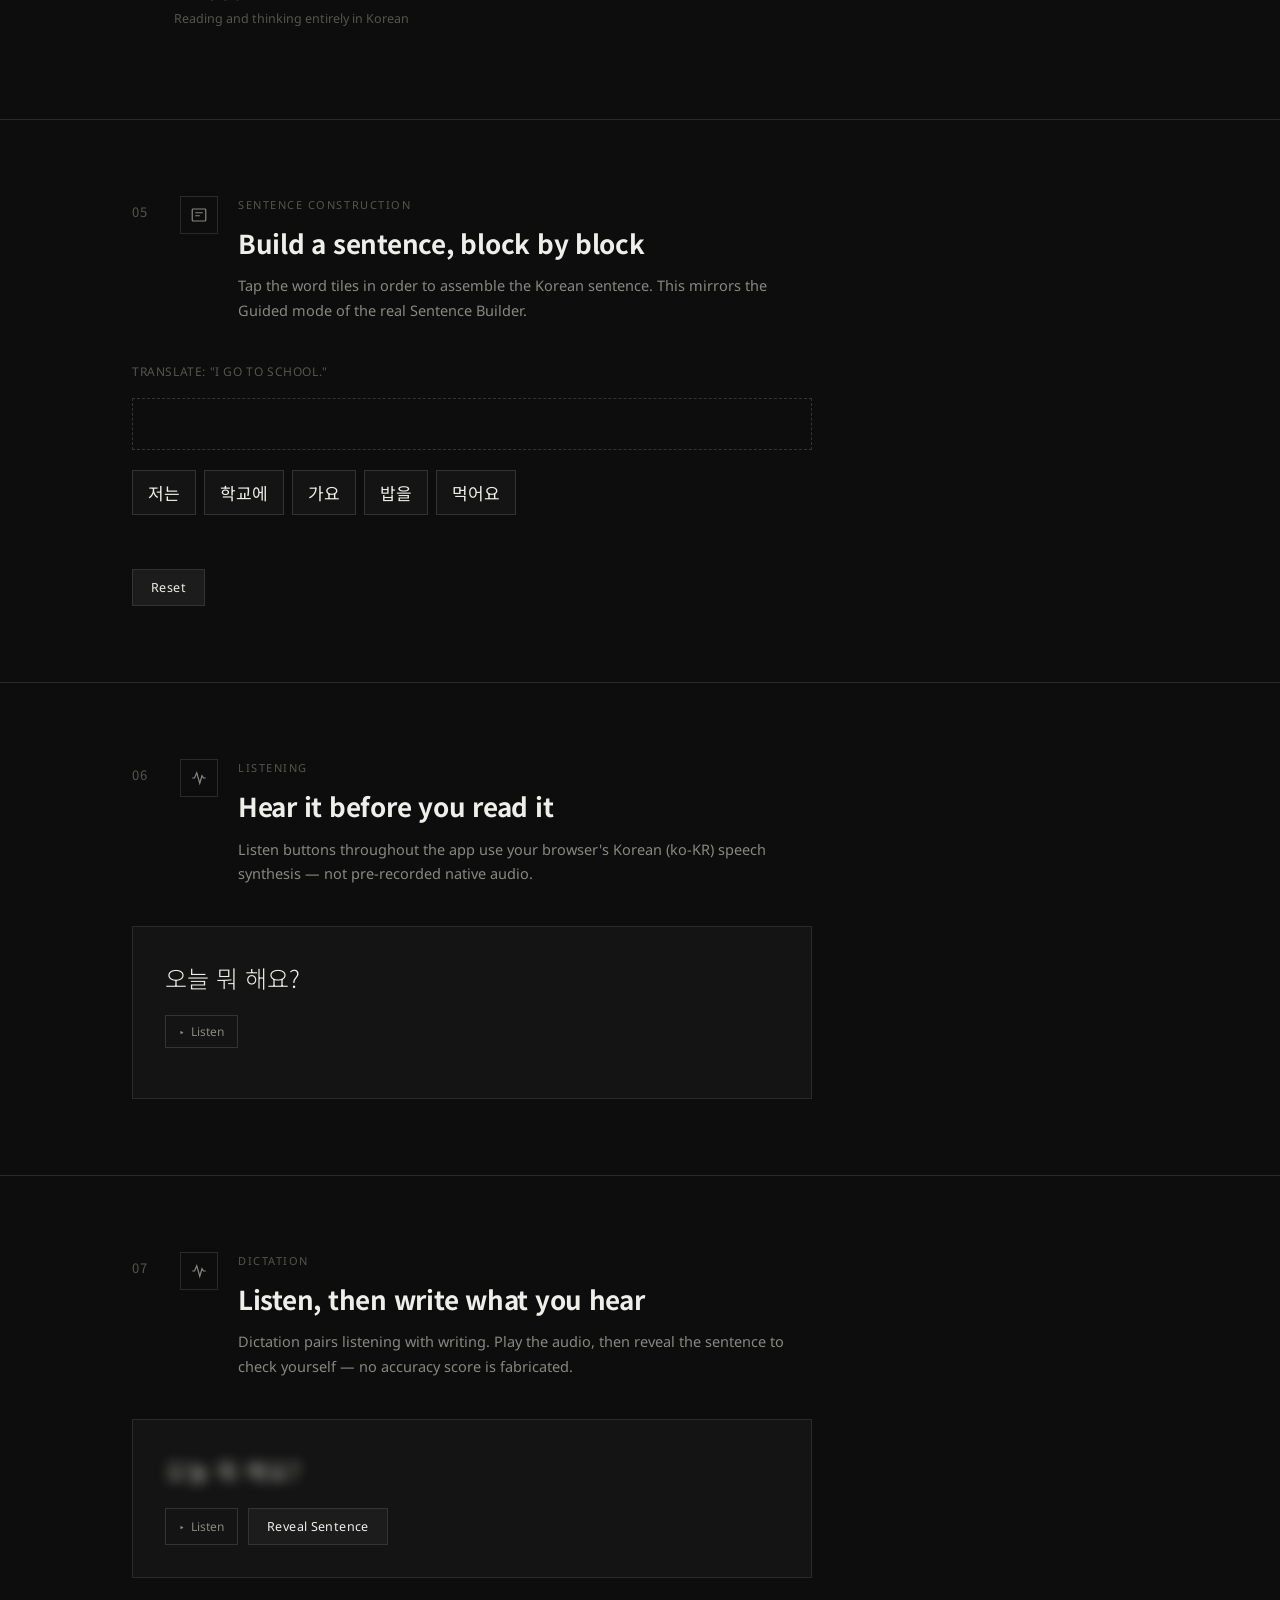
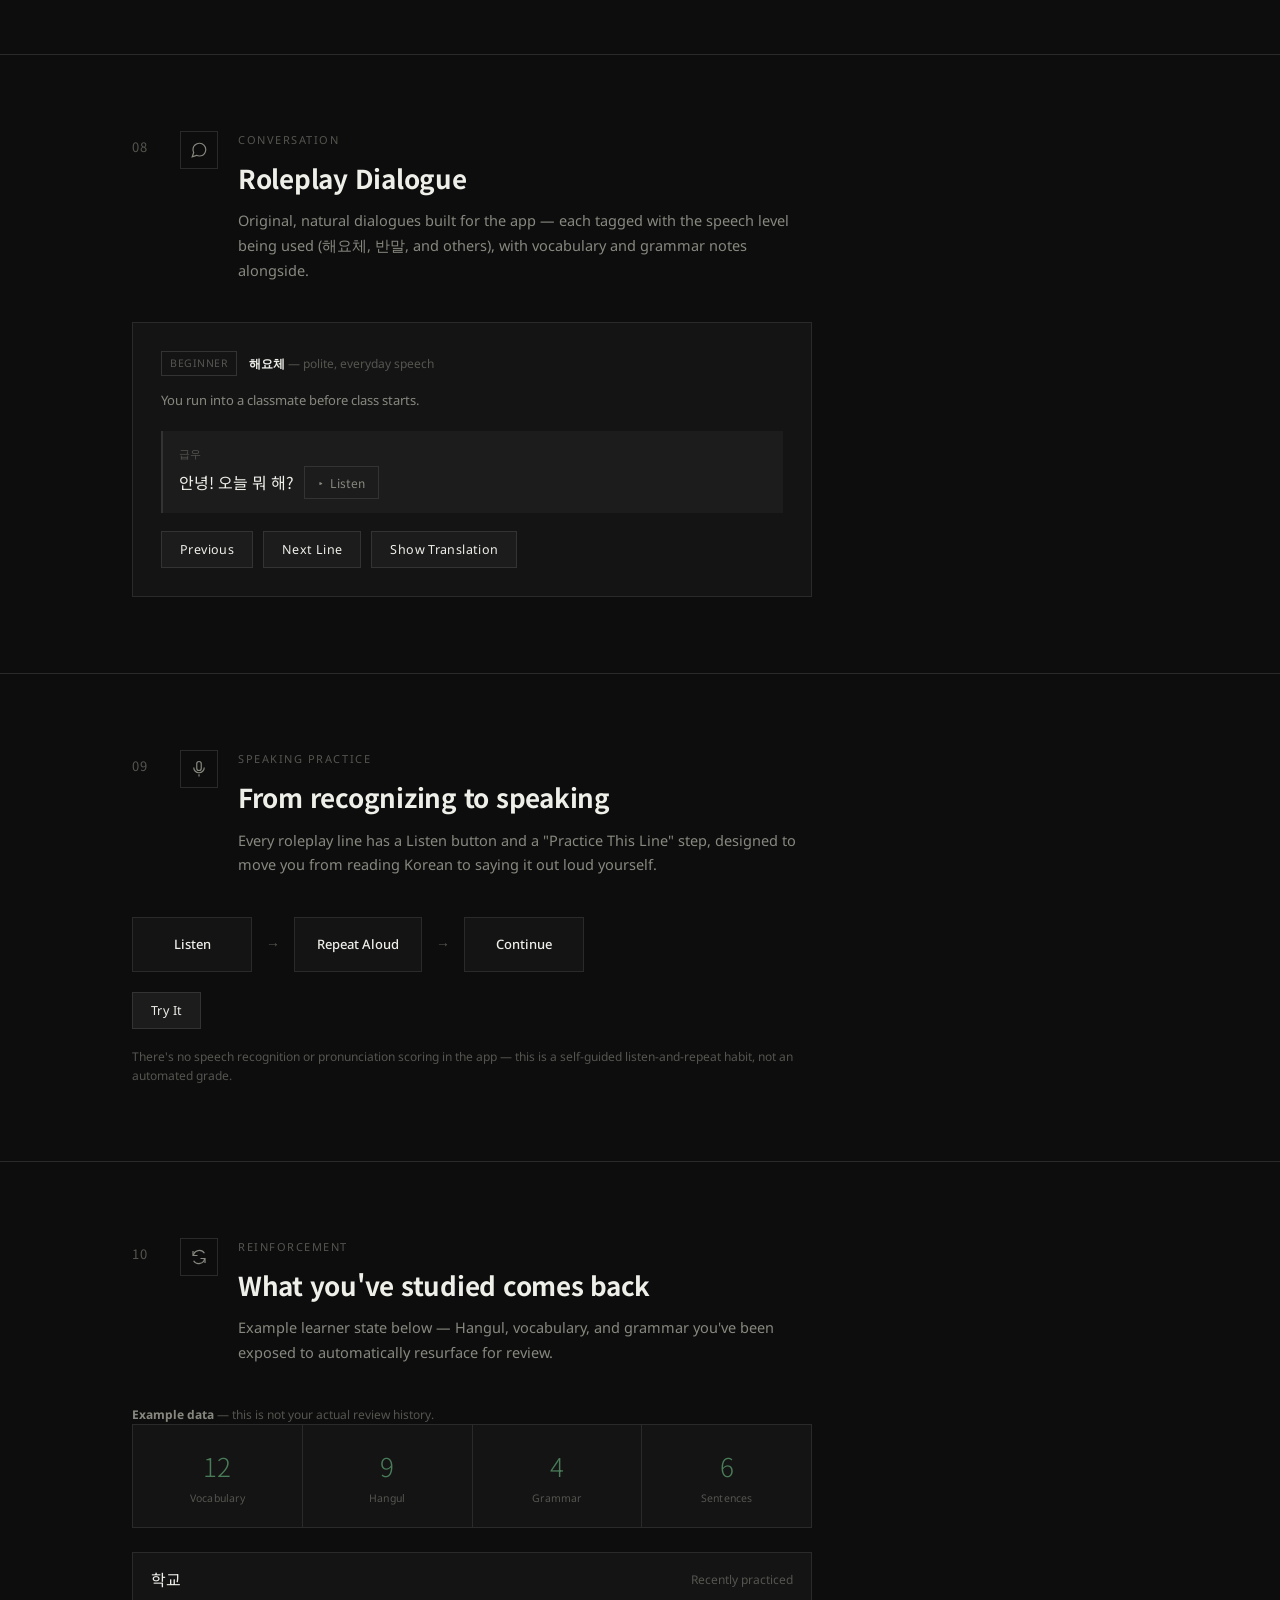
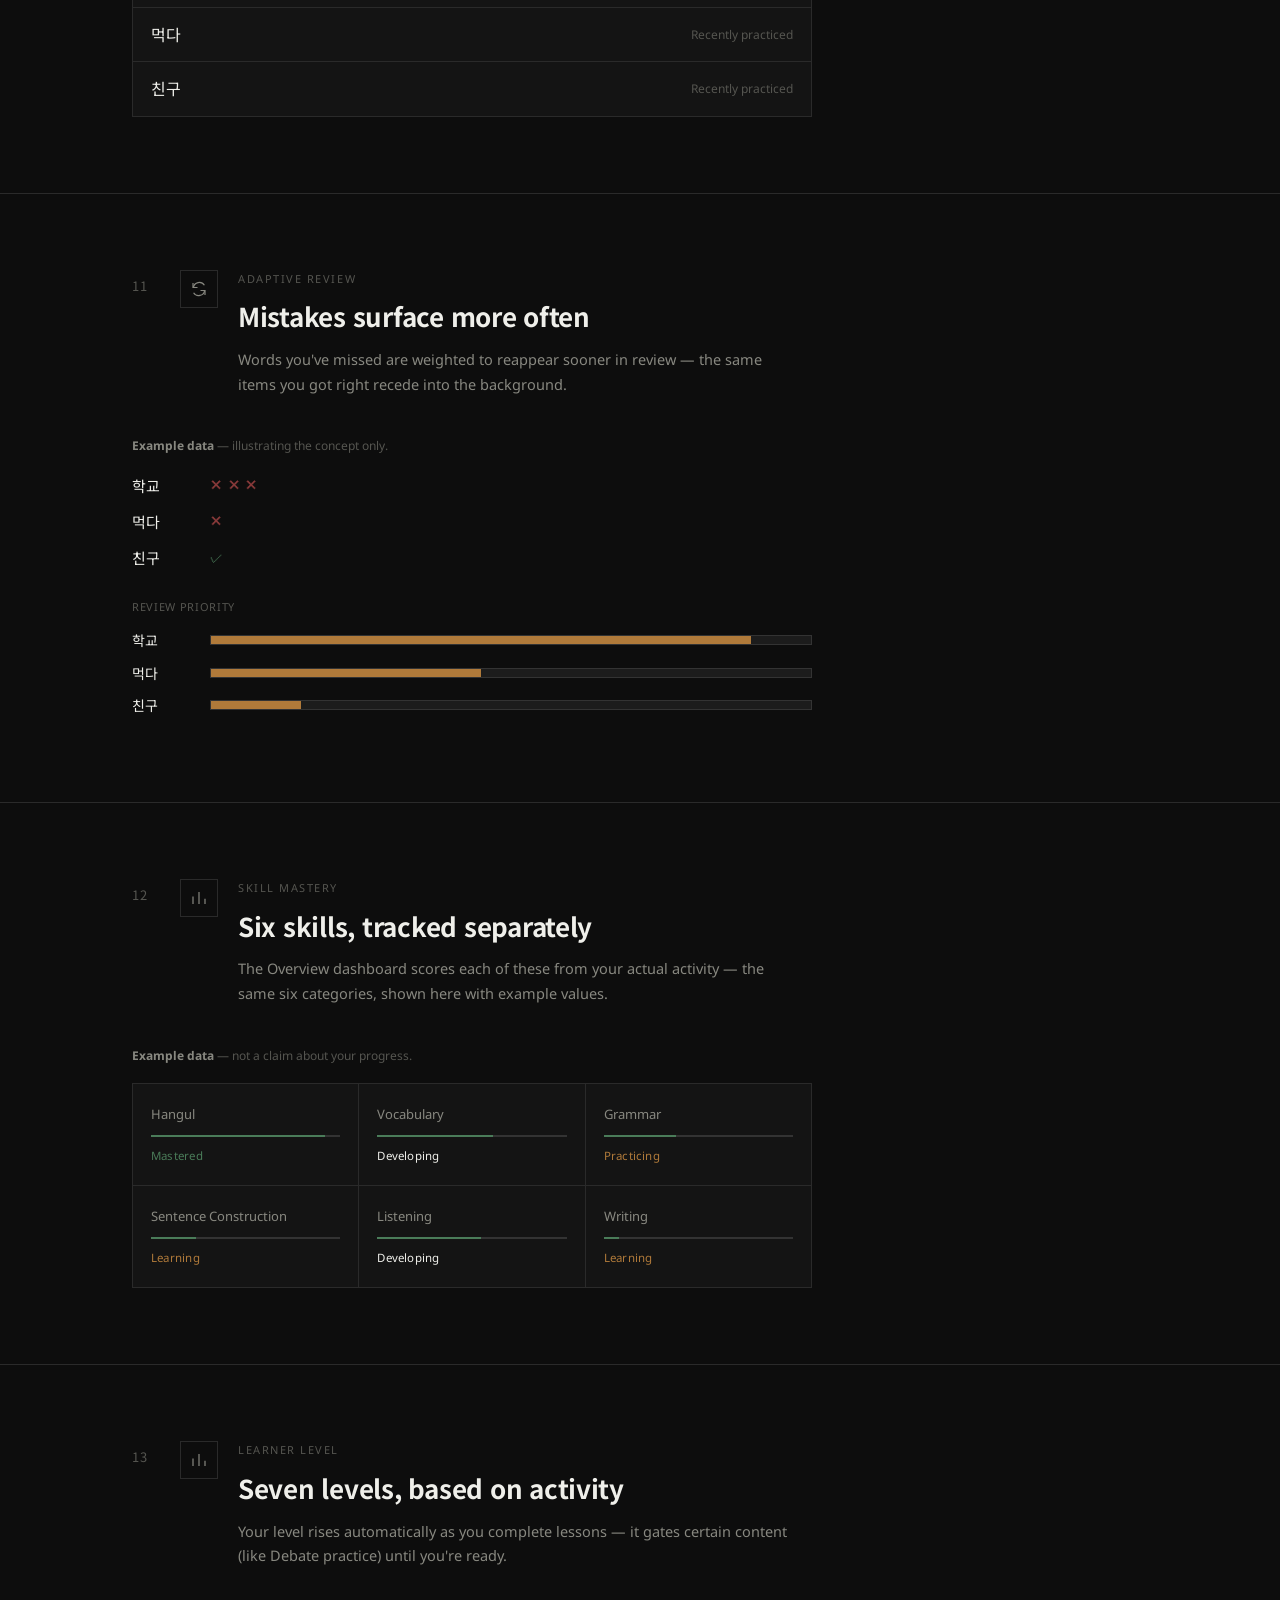
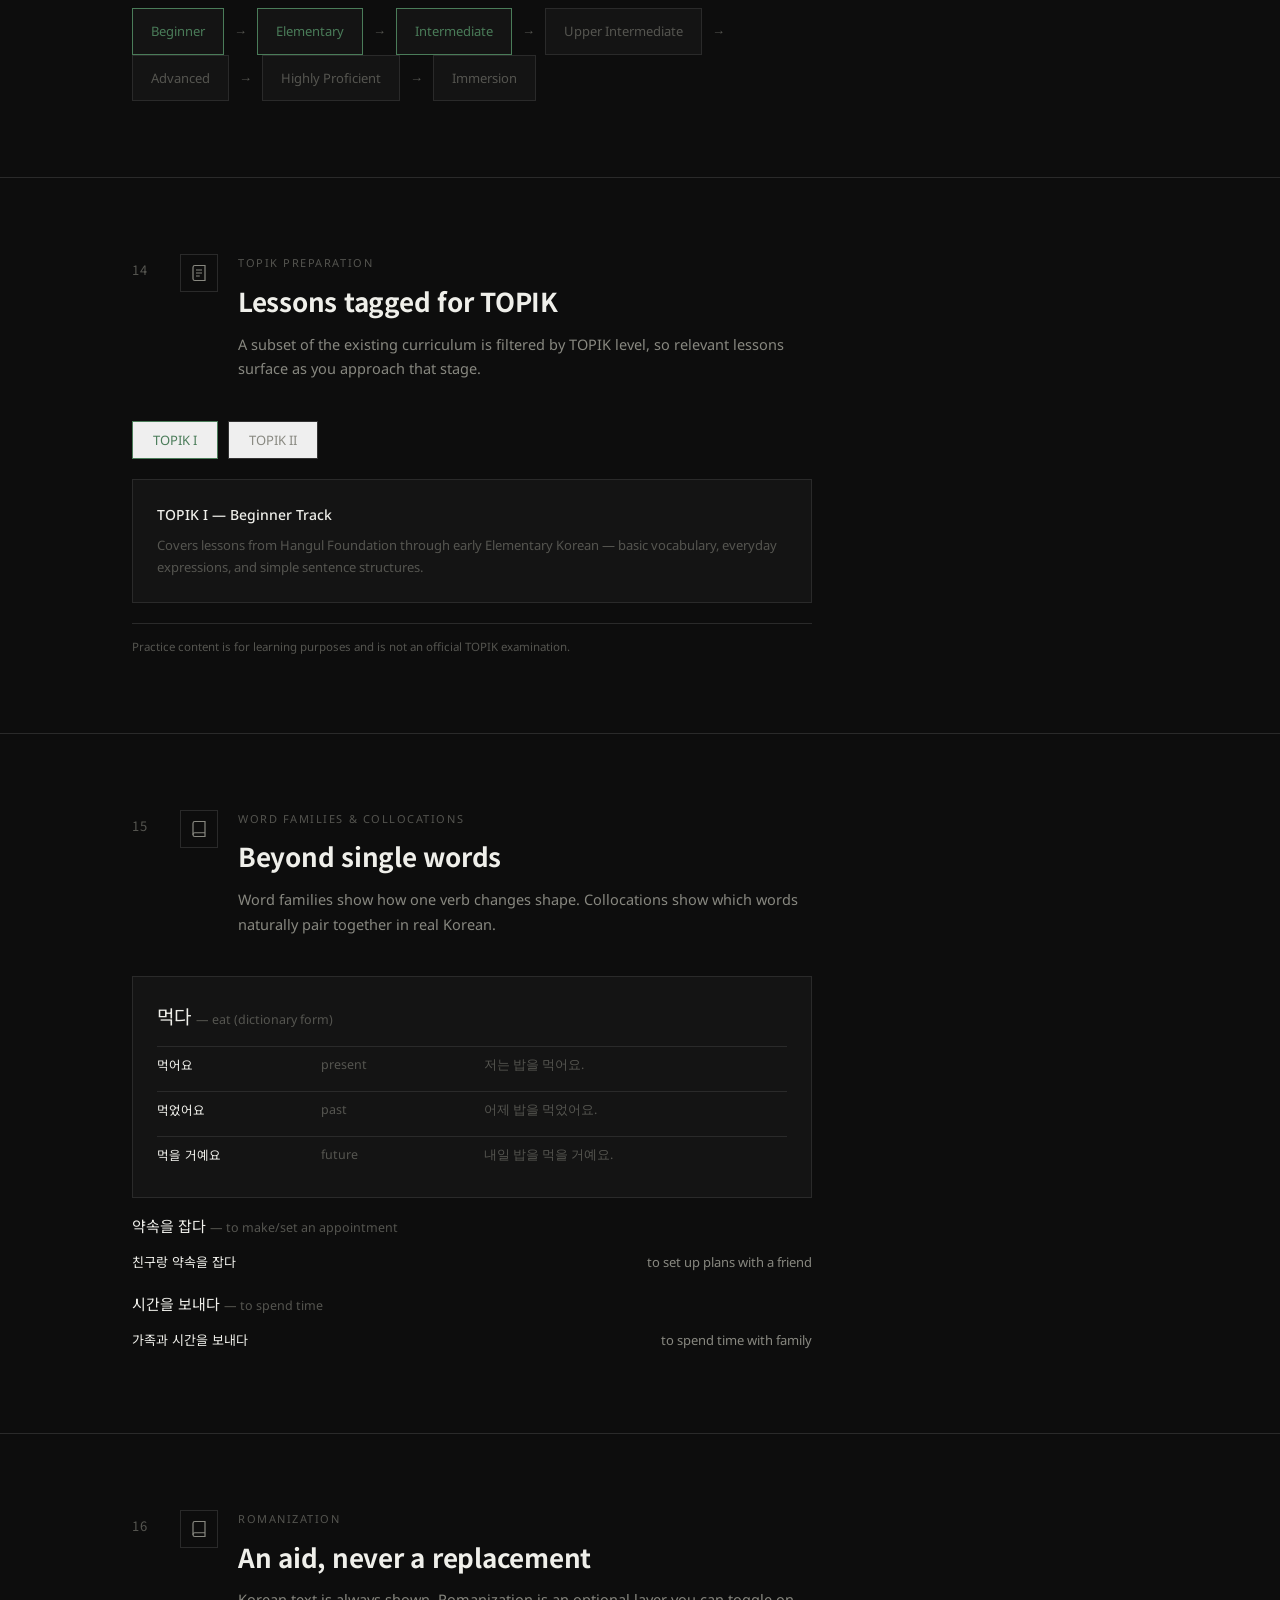
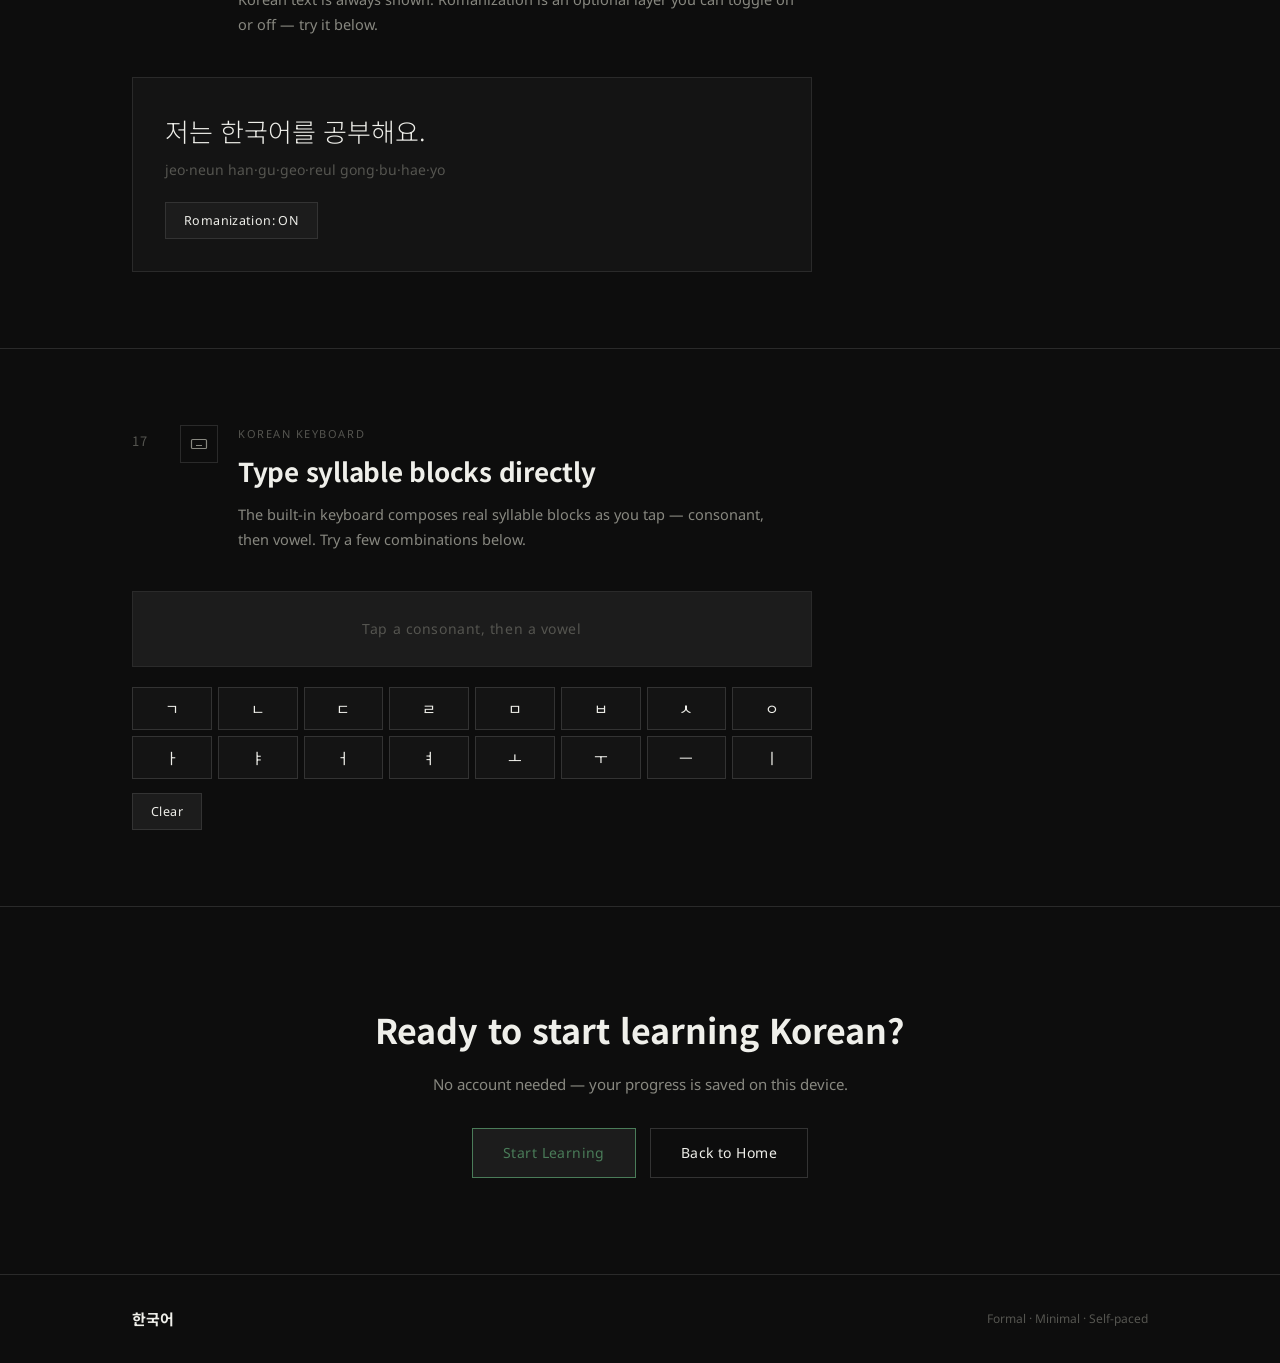
<file: how.html>
<!DOCTYPE html>
<html lang="ko">
<head>
<meta charset="UTF-8">
<meta name="viewport" content="width=device-width, initial-scale=1.0">
<title>How It Works — 한국어</title>
<meta name="description" content="See the Hangul Korean learning system in action — Hangul, vocabulary, grammar, sentence building, listening, review, and more.">
<link rel="preconnect" href="https://fonts.googleapis.com">
<link rel="preconnect" href="https://fonts.gstatic.com" crossorigin>
<link href="https://fonts.googleapis.com/css2?family=Noto+Sans+KR:wght@300;400;500;700&family=Noto+Sans:wght@300;400;500;600&display=swap" rel="stylesheet">
<link rel="stylesheet" href="how.css">
</head>
<body>

<header>
  <div class="wrap nav">
    <a class="nav-logo" href="index.html">
      <span class="nav-logo-kr">한국어</span>
      <span class="nav-logo-en">Korean</span>
    </a>
    <div class="nav-progress" aria-hidden="true"><div class="nav-progress-fill" id="navProgressFill"></div></div>
    <div class="nav-right">
      <a class="nav-back nav-links-inline" href="index.html">
        <svg viewBox="0 0 24 24" fill="none" stroke="currentColor" stroke-width="2"><path d="M15 18l-6-6 6-6"/></svg>
        Home
      </a>
      <a class="nav-cta primary nav-links-inline" href="dashboard.html">Start Learning</a>
      <button class="mnav-toggle" id="mnavToggle" type="button" aria-label="Toggle navigation menu" aria-expanded="false" aria-controls="mnavDrawer">
        <span class="mnav-icon"></span>
      </button>
    </div>
  </div>
</header>

<div class="mnav-backdrop" id="mnavBackdrop"></div>
<nav class="mnav-drawer" id="mnavDrawer" aria-label="Mobile navigation">
  <a href="index.html">← Back to Home</a>
  <a href="dashboard.html">Start Learning</a>
</nav>

<main id="main">

  <!-- INTRO -->
  <section class="tour-intro">
    <div class="wrap">
      <p class="tour-eyebrow">Product Tour</p>
      <h1 class="tour-title">See how <span class="accent">한국어</span> actually teaches Korean.</h1>
      <p class="tour-sub">Seventeen small, real demonstrations — not a feature list. Everything below reflects what's inside the dashboard, using isolated example data.</p>
      <p class="tour-count">01 / 17 — scroll to begin</p>
    </div>
  </section>

  <!-- 01 HANGUL FOUNDATION -->
  <section class="demo-section" id="demo-hangul" data-demo-num="01">
    <div class="wrap">
      <div class="demo-head">
        <span class="demo-num">01</span>
        <span class="demo-icon" aria-hidden="true">
          <svg viewBox="0 0 24 24" fill="none" stroke="currentColor" stroke-width="1.6"><path d="M4 19.5A2.5 2.5 0 0 1 6.5 17H20"/><path d="M6.5 2H20v20H6.5A2.5 2.5 0 0 1 4 19.5v-15A2.5 2.5 0 0 1 6.5 2z"/></svg>
        </span>
        <div class="demo-titles">
          <p class="demo-eyebrow">Hangul Foundation</p>
          <h2 class="demo-title">Every character, explained</h2>
          <p class="demo-desc">Click a consonant to see its name, romanization, and a real example syllable — the same detail view used throughout the Hangul section.</p>
        </div>
      </div>
      <div class="demo-body">
        <div class="hf-grid" id="hfGrid" role="group" aria-label="Sample Hangul consonants"></div>
        <div class="hf-detail" id="hfDetail">
          <div class="hf-placeholder">Select a consonant above to explore it.</div>
        </div>
      </div>
    </div>
  </section>

  <!-- 02 VOCABULARY -->
  <section class="demo-section" id="demo-vocab" data-demo-num="02">
    <div class="wrap">
      <div class="demo-head">
        <span class="demo-num">02</span>
        <span class="demo-icon" aria-hidden="true">
          <svg viewBox="0 0 24 24" fill="none" stroke="currentColor" stroke-width="1.6"><path d="M4 19.5A2.5 2.5 0 0 1 6.5 17H20"/><path d="M6.5 2H20v20H6.5A2.5 2.5 0 0 1 4 19.5v-15A2.5 2.5 0 0 1 6.5 2z"/></svg>
        </span>
        <div class="demo-titles">
          <p class="demo-eyebrow">Vocabulary</p>
          <h2 class="demo-title">Words with real context</h2>
          <p class="demo-desc">Every word ships with a meaning and an example sentence — not an isolated flashcard. Reveal each on your own pace.</p>
        </div>
      </div>
      <div class="demo-body">
        <div class="vocab-card">
          <div class="vocab-kr" id="vocabKr">학교</div>
          <div class="vocab-reveal-row">
            <button class="demo-btn" id="vocabMeaningBtn" type="button" aria-expanded="false">Reveal Meaning</button>
            <button class="demo-btn" id="vocabExampleBtn" type="button" aria-expanded="false">Show Example</button>
          </div>
          <div class="vocab-meaning" id="vocabMeaning">school</div>
          <div class="vocab-example" id="vocabExample">
            <span class="ex-kr">학교에 가요.</span>
            <span class="ex-en">I go to school.</span>
          </div>
        </div>
        <div class="vocab-nav">
          <button class="demo-btn" id="vocabNextBtn" type="button">Next Word</button>
        </div>
      </div>
    </div>
  </section>

  <!-- 03 GRAMMAR -->
  <section class="demo-section" id="demo-grammar" data-demo-num="03">
    <div class="wrap">
      <div class="demo-head">
        <span class="demo-num">03</span>
        <span class="demo-icon" aria-hidden="true">
          <svg viewBox="0 0 24 24" fill="none" stroke="currentColor" stroke-width="1.6"><path d="M9 4h11v16H9z"/><path d="M4 9h2M4 15h2"/></svg>
        </span>
        <div class="demo-titles">
          <p class="demo-eyebrow">Grammar</p>
          <h2 class="demo-title">Side-by-side comparisons</h2>
          <p class="demo-desc">Korean grammar is full of near-synonyms. The dashboard explains the difference directly, with real examples — try both markers below.</p>
        </div>
      </div>
      <div class="demo-body">
        <div class="gr-tabs" role="tablist" aria-label="Grammar comparison">
          <button class="gr-tab active" id="grTabA" data-gr="a" role="tab" aria-selected="true">은/는</button>
          <button class="gr-tab" id="grTabB" data-gr="b" role="tab" aria-selected="false">이/가</button>
        </div>
        <div class="gr-panel" id="grPanel"></div>
      </div>
    </div>
  </section>

  <!-- 04 LESSONS -->
  <section class="demo-section" id="demo-lessons" data-demo-num="04">
    <div class="wrap">
      <div class="demo-head">
        <span class="demo-num">04</span>
        <span class="demo-icon" aria-hidden="true">
          <svg viewBox="0 0 24 24" fill="none" stroke="currentColor" stroke-width="1.6"><path d="M4 19.5A2.5 2.5 0 0 1 6.5 17H20"/><path d="M6.5 2H20v20H6.5A2.5 2.5 0 0 1 4 19.5v-15A2.5 2.5 0 0 1 6.5 2z"/></svg>
        </span>
        <div class="demo-titles">
          <p class="demo-eyebrow">Guided Curriculum</p>
          <h2 class="demo-title">One continuous curriculum</h2>
          <p class="demo-desc">46 lessons across nine stages, from the Hangul alphabet to Immersion-level reading — the exact structure used in the Lessons section.</p>
        </div>
      </div>
      <div class="demo-body">
        <div class="lp-path" id="lpPath"></div>
      </div>
    </div>
  </section>

  <!-- 05 SENTENCE BUILDER -->
  <section class="demo-section" id="demo-builder" data-demo-num="05">
    <div class="wrap">
      <div class="demo-head">
        <span class="demo-num">05</span>
        <span class="demo-icon" aria-hidden="true">
          <svg viewBox="0 0 24 24" fill="none" stroke="currentColor" stroke-width="1.6"><rect x="3" y="4" width="18" height="16" rx="1"/><path d="M7 9h10M7 13h6"/></svg>
        </span>
        <div class="demo-titles">
          <p class="demo-eyebrow">Sentence Construction</p>
          <h2 class="demo-title">Build a sentence, block by block</h2>
          <p class="demo-desc">Tap the word tiles in order to assemble the Korean sentence. This mirrors the Guided mode of the real Sentence Builder.</p>
        </div>
      </div>
      <div class="demo-body">
        <p class="sb-prompt">Translate: "I go to school."</p>
        <div class="sb-slots" id="sbSlots" aria-label="Your sentence"></div>
        <div class="sb-blocks" id="sbBlocks" aria-label="Available words"></div>
        <div class="sb-complete" id="sbComplete">저는 학교에 가요. — "I go to school."</div>
        <button class="demo-btn sb-reset" id="sbResetBtn" type="button">Reset</button>
      </div>
    </div>
  </section>

  <!-- 06 LISTENING -->
  <section class="demo-section" id="demo-listening" data-demo-num="06">
    <div class="wrap">
      <div class="demo-head">
        <span class="demo-num">06</span>
        <span class="demo-icon" aria-hidden="true">
          <svg viewBox="0 0 24 24" fill="none" stroke="currentColor" stroke-width="1.6"><path d="M3 12h3l3-7 4 14 3-10 2 3h3"/></svg>
        </span>
        <div class="demo-titles">
          <p class="demo-eyebrow">Listening</p>
          <h2 class="demo-title">Hear it before you read it</h2>
          <p class="demo-desc">Listen buttons throughout the app use your browser's Korean (ko-KR) speech synthesis — not pre-recorded native audio.</p>
        </div>
      </div>
      <div class="demo-body">
        <div class="ls-card">
          <div class="ls-kr">오늘 뭐 해요?</div>
          <div class="ls-actions">
            <button class="listen-btn" id="listenDemoBtn" type="button" data-speak="오늘 뭐 해요?"><span class="listen-icon">▸</span> Listen</button>
          </div>
          <p class="demo-note" id="listenNote"></p>
        </div>
      </div>
    </div>
  </section>

  <!-- 07 DICTATION -->
  <section class="demo-section" id="demo-dictation" data-demo-num="07">
    <div class="wrap">
      <div class="demo-head">
        <span class="demo-num">07</span>
        <span class="demo-icon" aria-hidden="true">
          <svg viewBox="0 0 24 24" fill="none" stroke="currentColor" stroke-width="1.6"><path d="M3 12h3l3-7 4 14 3-10 2 3h3"/></svg>
        </span>
        <div class="demo-titles">
          <p class="demo-eyebrow">Dictation</p>
          <h2 class="demo-title">Listen, then write what you hear</h2>
          <p class="demo-desc">Dictation pairs listening with writing. Play the audio, then reveal the sentence to check yourself — no accuracy score is fabricated.</p>
        </div>
      </div>
      <div class="demo-body">
        <div class="ls-card">
          <div class="ls-kr hidden-text" id="dictationText">오늘 뭐 해요?</div>
          <div class="ls-actions">
            <button class="listen-btn" id="dictationListenBtn" type="button" data-speak="오늘 뭐 해요?"><span class="listen-icon">▸</span> Listen</button>
            <button class="demo-btn" id="dictationRevealBtn" type="button">Reveal Sentence</button>
          </div>
        </div>
      </div>
    </div>
  </section>

  <!-- 08 CONVERSATION -->
  <section class="demo-section" id="demo-conversation" data-demo-num="08">
    <div class="wrap">
      <div class="demo-head">
        <span class="demo-num">08</span>
        <span class="demo-icon" aria-hidden="true">
          <svg viewBox="0 0 24 24" fill="none" stroke="currentColor" stroke-width="1.6"><path d="M21 11.5a8.38 8.38 0 0 1-.9 3.8 8.5 8.5 0 0 1-7.6 4.7 8.38 8.38 0 0 1-3.8-.9L3 21l1.9-5.7a8.38 8.38 0 0 1-.9-3.8 8.5 8.5 0 0 1 4.7-7.6 8.38 8.38 0 0 1 3.8-.9h.5a8.48 8.48 0 0 1 8 8v.5z"/></svg>
        </span>
        <div class="demo-titles">
          <p class="demo-eyebrow">Conversation</p>
          <h2 class="demo-title">Roleplay Dialogue</h2>
          <p class="demo-desc">Original, natural dialogues built for the app — each tagged with the speech level being used (해요체, 반말, and others), with vocabulary and grammar notes alongside.</p>
        </div>
      </div>
      <div class="demo-body">
        <div class="cv-card">
          <div class="cv-meta">
            <span class="cv-level">Beginner</span>
            <span class="cv-speechlevel"><strong style="color:var(--text)">해요체</strong> — polite, everyday speech</span>
          </div>
          <p class="cv-situation">You run into a classmate before class starts.</p>
          <div id="cvLines"></div>
          <div class="cv-controls">
            <button class="demo-btn" id="cvPrevBtn" type="button">Previous</button>
            <button class="demo-btn" id="cvNextBtn" type="button">Next Line</button>
            <button class="demo-btn" id="cvTranslateBtn" type="button">Show Translation</button>
          </div>
        </div>
      </div>
    </div>
  </section>

  <!-- 09 SPEAKING PRACTICE -->
  <section class="demo-section" id="demo-speaking" data-demo-num="09">
    <div class="wrap">
      <div class="demo-head">
        <span class="demo-num">09</span>
        <span class="demo-icon" aria-hidden="true">
          <svg viewBox="0 0 24 24" fill="none" stroke="currentColor" stroke-width="1.6"><rect x="9" y="2" width="6" height="12" rx="3"/><path d="M5 10a7 7 0 0 0 14 0M12 19v3"/></svg>
        </span>
        <div class="demo-titles">
          <p class="demo-eyebrow">Speaking Practice</p>
          <h2 class="demo-title">From recognizing to speaking</h2>
          <p class="demo-desc">Every roleplay line has a Listen button and a "Practice This Line" step, designed to move you from reading Korean to saying it out loud yourself.</p>
        </div>
      </div>
      <div class="demo-body">
        <div class="sp-steps" id="spSteps">
          <div class="sp-step" data-step="0"><div class="sp-step-label">Listen</div></div>
          <span class="sp-arrow">→</span>
          <div class="sp-step" data-step="1"><div class="sp-step-label">Repeat Aloud</div></div>
          <span class="sp-arrow">→</span>
          <div class="sp-step" data-step="2"><div class="sp-step-label">Continue</div></div>
        </div>
        <button class="demo-btn" id="spAdvanceBtn" type="button">Try It</button>
        <p class="demo-note">There's no speech recognition or pronunciation scoring in the app — this is a self-guided listen-and-repeat habit, not an automated grade.</p>
      </div>
    </div>
  </section>

  <!-- 10 REVIEW -->
  <section class="demo-section" id="demo-review" data-demo-num="10">
    <div class="wrap">
      <div class="demo-head">
        <span class="demo-num">10</span>
        <span class="demo-icon" aria-hidden="true">
          <svg viewBox="0 0 24 24" fill="none" stroke="currentColor" stroke-width="1.6"><path d="M4 4v6h6M20 20v-6h-6"/><path d="M4.5 10a8 8 0 0 1 14.7-3M19.5 14a8 8 0 0 1-14.7 3"/></svg>
        </span>
        <div class="demo-titles">
          <p class="demo-eyebrow">Reinforcement</p>
          <h2 class="demo-title">What you've studied comes back</h2>
          <p class="demo-desc">Example learner state below — Hangul, vocabulary, and grammar you've been exposed to automatically resurface for review.</p>
        </div>
      </div>
      <div class="demo-body">
        <p class="demo-note" style="margin-top:0 0 18px"><strong>Example data</strong> — this is not your actual review history.</p>
        <div class="rv-summary">
          <div class="rv-summary-card"><div class="rv-summary-num">12</div><div class="rv-summary-label">Vocabulary</div></div>
          <div class="rv-summary-card"><div class="rv-summary-num">9</div><div class="rv-summary-label">Hangul</div></div>
          <div class="rv-summary-card"><div class="rv-summary-num">4</div><div class="rv-summary-label">Grammar</div></div>
          <div class="rv-summary-card"><div class="rv-summary-num">6</div><div class="rv-summary-label">Sentences</div></div>
        </div>
        <div class="rv-list">
          <div class="rv-item"><span class="rv-item-kr">학교</span><span class="rv-item-note">Recently practiced</span></div>
          <div class="rv-item"><span class="rv-item-kr">먹다</span><span class="rv-item-note">Recently practiced</span></div>
          <div class="rv-item"><span class="rv-item-kr">친구</span><span class="rv-item-note">Recently practiced</span></div>
        </div>
      </div>
    </div>
  </section>

  <!-- 11 ADAPTIVE REVIEW -->
  <section class="demo-section" id="demo-adaptive" data-demo-num="11">
    <div class="wrap">
      <div class="demo-head">
        <span class="demo-num">11</span>
        <span class="demo-icon" aria-hidden="true">
          <svg viewBox="0 0 24 24" fill="none" stroke="currentColor" stroke-width="1.6"><path d="M4 4v6h6M20 20v-6h-6"/><path d="M4.5 10a8 8 0 0 1 14.7-3M19.5 14a8 8 0 0 1-14.7 3"/></svg>
        </span>
        <div class="demo-titles">
          <p class="demo-eyebrow">Adaptive Review</p>
          <h2 class="demo-title">Mistakes surface more often</h2>
          <p class="demo-desc">Words you've missed are weighted to reappear sooner in review — the same items you got right recede into the background.</p>
        </div>
      </div>
      <div class="demo-body">
        <p class="demo-note" style="margin:0 0 18px"><strong>Example data</strong> — illustrating the concept only.</p>
        <div class="ar-table">
          <div class="ar-row"><span class="ar-word">학교</span><span class="ar-marks"><span class="miss">✕ ✕ ✕</span></span></div>
          <div class="ar-row"><span class="ar-word">먹다</span><span class="ar-marks"><span class="miss">✕</span></span></div>
          <div class="ar-row"><span class="ar-word">친구</span><span class="ar-marks"><span class="hit">✓</span></span></div>
        </div>
        <p class="ar-priority-title">Review Priority</p>
        <div class="ar-bar-row"><span class="ar-bar-label">학교</span><div class="ar-bar-track"><div class="ar-bar-fill" data-target="90"></div></div></div>
        <div class="ar-bar-row"><span class="ar-bar-label">먹다</span><div class="ar-bar-track"><div class="ar-bar-fill" data-target="45"></div></div></div>
        <div class="ar-bar-row"><span class="ar-bar-label">친구</span><div class="ar-bar-track"><div class="ar-bar-fill" data-target="15"></div></div></div>
      </div>
    </div>
  </section>

  <!-- 12 SKILL MASTERY -->
  <section class="demo-section" id="demo-mastery" data-demo-num="12">
    <div class="wrap">
      <div class="demo-head">
        <span class="demo-num">12</span>
        <span class="demo-icon" aria-hidden="true">
          <svg viewBox="0 0 24 24" fill="none" stroke="currentColor" stroke-width="1.6"><path d="M4 20V10M12 20V4M20 20v-7"/></svg>
        </span>
        <div class="demo-titles">
          <p class="demo-eyebrow">Skill Mastery</p>
          <h2 class="demo-title">Six skills, tracked separately</h2>
          <p class="demo-desc">The Overview dashboard scores each of these from your actual activity — the same six categories, shown here with example values.</p>
        </div>
      </div>
      <div class="demo-body">
        <p class="demo-note" style="margin:0 0 18px"><strong>Example data</strong> — not a claim about your progress.</p>
        <div class="ms-grid" id="msGrid"></div>
      </div>
    </div>
  </section>

  <!-- 13 LEARNER LEVEL -->
  <section class="demo-section" id="demo-level" data-demo-num="13">
    <div class="wrap">
      <div class="demo-head">
        <span class="demo-num">13</span>
        <span class="demo-icon" aria-hidden="true">
          <svg viewBox="0 0 24 24" fill="none" stroke="currentColor" stroke-width="1.6"><path d="M4 20V10M12 20V4M20 20v-7"/></svg>
        </span>
        <div class="demo-titles">
          <p class="demo-eyebrow">Learner Level</p>
          <h2 class="demo-title">Seven levels, based on activity</h2>
          <p class="demo-desc">Your level rises automatically as you complete lessons — it gates certain content (like Debate practice) until you're ready.</p>
        </div>
      </div>
      <div class="demo-body">
        <div class="lv-path" id="lvPath"></div>
      </div>
    </div>
  </section>

  <!-- 14 TOPIK PREPARATION -->
  <section class="demo-section" id="demo-topik" data-demo-num="14">
    <div class="wrap">
      <div class="demo-head">
        <span class="demo-num">14</span>
        <span class="demo-icon" aria-hidden="true">
          <svg viewBox="0 0 24 24" fill="none" stroke="currentColor" stroke-width="1.6"><path d="M6.5 2H20v20H6.5A2.5 2.5 0 0 1 4 19.5v-15A2.5 2.5 0 0 1 6.5 2z"/><path d="M8 8h8M8 12h8M8 16h5"/></svg>
        </span>
        <div class="demo-titles">
          <p class="demo-eyebrow">TOPIK Preparation</p>
          <h2 class="demo-title">Lessons tagged for TOPIK</h2>
          <p class="demo-desc">A subset of the existing curriculum is filtered by TOPIK level, so relevant lessons surface as you approach that stage.</p>
        </div>
      </div>
      <div class="demo-body">
        <div class="tp-tabs" role="tablist">
          <button class="tp-tab active" id="tpTabI" data-topik="I" role="tab" aria-selected="true">TOPIK I</button>
          <button class="tp-tab" id="tpTabII" data-topik="II" role="tab" aria-selected="false">TOPIK II</button>
        </div>
        <div class="tp-panel" id="tpPanel"></div>
        <p class="tp-disclaimer">Practice content is for learning purposes and is not an official TOPIK examination.</p>
      </div>
    </div>
  </section>

  <!-- 15 WORD FAMILIES & COLLOCATIONS -->
  <section class="demo-section" id="demo-wordfam" data-demo-num="15">
    <div class="wrap">
      <div class="demo-head">
        <span class="demo-num">15</span>
        <span class="demo-icon" aria-hidden="true">
          <svg viewBox="0 0 24 24" fill="none" stroke="currentColor" stroke-width="1.6"><path d="M4 19.5A2.5 2.5 0 0 1 6.5 17H20"/><path d="M6.5 2H20v20H6.5A2.5 2.5 0 0 1 4 19.5v-15A2.5 2.5 0 0 1 6.5 2z"/></svg>
        </span>
        <div class="demo-titles">
          <p class="demo-eyebrow">Word Families &amp; Collocations</p>
          <h2 class="demo-title">Beyond single words</h2>
          <p class="demo-desc">Word families show how one verb changes shape. Collocations show which words naturally pair together in real Korean.</p>
        </div>
      </div>
      <div class="demo-body">
        <div class="wf-card">
          <div class="wf-base">먹다 <span class="wf-meaning">— eat (dictionary form)</span></div>
          <div class="wf-forms">
            <div class="wf-form-row"><span class="wf-form-kr">먹어요</span><span class="wf-form-type">present</span><span class="wf-form-ex">저는 밥을 먹어요.</span></div>
            <div class="wf-form-row"><span class="wf-form-kr">먹었어요</span><span class="wf-form-type">past</span><span class="wf-form-ex">어제 밥을 먹었어요.</span></div>
            <div class="wf-form-row"><span class="wf-form-kr">먹을 거예요</span><span class="wf-form-type">future</span><span class="wf-form-ex">내일 밥을 먹을 거예요.</span></div>
          </div>
        </div>
        <div class="col-list">
          <div>
            <div class="col-base">약속을 잡다 <span class="col-meaning">— to make/set an appointment</span></div>
            <div class="col-combo"><span class="col-combo-kr">친구랑 약속을 잡다</span><span>to set up plans with a friend</span></div>
          </div>
          <div>
            <div class="col-base">시간을 보내다 <span class="col-meaning">— to spend time</span></div>
            <div class="col-combo"><span class="col-combo-kr">가족과 시간을 보내다</span><span>to spend time with family</span></div>
          </div>
        </div>
      </div>
    </div>
  </section>

  <!-- 16 ROMANIZATION -->
  <section class="demo-section" id="demo-rom" data-demo-num="16">
    <div class="wrap">
      <div class="demo-head">
        <span class="demo-num">16</span>
        <span class="demo-icon" aria-hidden="true">
          <svg viewBox="0 0 24 24" fill="none" stroke="currentColor" stroke-width="1.6"><path d="M4 19.5A2.5 2.5 0 0 1 6.5 17H20"/><path d="M6.5 2H20v20H6.5A2.5 2.5 0 0 1 4 19.5v-15A2.5 2.5 0 0 1 6.5 2z"/></svg>
        </span>
        <div class="demo-titles">
          <p class="demo-eyebrow">Romanization</p>
          <h2 class="demo-title">An aid, never a replacement</h2>
          <p class="demo-desc">Korean text is always shown. Romanization is an optional layer you can toggle on or off — try it below.</p>
        </div>
      </div>
      <div class="demo-body">
        <div class="rom-demo">
          <div class="rom-sentence-kr">저는 한국어를 공부해요.</div>
          <div class="rom-sentence-rom" id="romText">jeo·neun han·gu·geo·reul gong·bu·hae·yo</div>
          <button class="demo-btn rom-toggle-demo" id="romToggleBtn" type="button" aria-pressed="true">Romanization: ON</button>
        </div>
      </div>
    </div>
  </section>

  <!-- 17 KOREAN KEYBOARD -->
  <section class="demo-section" id="demo-keyboard" data-demo-num="17">
    <div class="wrap">
      <div class="demo-head">
        <span class="demo-num">17</span>
        <span class="demo-icon" aria-hidden="true">
          <svg viewBox="0 0 24 24" fill="none" stroke="currentColor" stroke-width="1.6"><rect x="2" y="6" width="20" height="12" rx="1.5"/><path d="M6 10h.01M10 10h.01M14 10h.01M18 10h.01M8 14h8"/></svg>
        </span>
        <div class="demo-titles">
          <p class="demo-eyebrow">Korean Keyboard</p>
          <h2 class="demo-title">Type syllable blocks directly</h2>
          <p class="demo-desc">The built-in keyboard composes real syllable blocks as you tap — consonant, then vowel. Try a few combinations below.</p>
        </div>
      </div>
      <div class="demo-body">
        <div class="kb-display placeholder" id="kbDisplay">Tap a consonant, then a vowel</div>
        <div class="kb-rows">
          <div class="kb-row" id="kbConsonants"></div>
          <div class="kb-row" id="kbVowels"></div>
        </div>
        <button class="demo-btn kb-clear" id="kbClearBtn" type="button">Clear</button>
      </div>
    </div>
  </section>

  <!-- FINAL CTA -->
  <section class="final-cta">
    <div class="wrap">
      <h2 class="final-cta-title">Ready to start learning Korean?</h2>
      <p class="final-cta-sub">No account needed — your progress is saved on this device.</p>
      <div class="final-cta-actions">
        <a class="btn-primary" href="dashboard.html">Start Learning</a>
        <a class="btn-secondary" href="index.html">Back to Home</a>
      </div>
    </div>
  </section>

</main>

<footer>
  <div class="wrap footer-row">
    <span class="footer-logo">한국어</span>
    <span class="footer-note">Formal · Minimal · Self-paced</span>
  </div>
</footer>

<script src="how.js"></script>
</body>
</html>
</file>
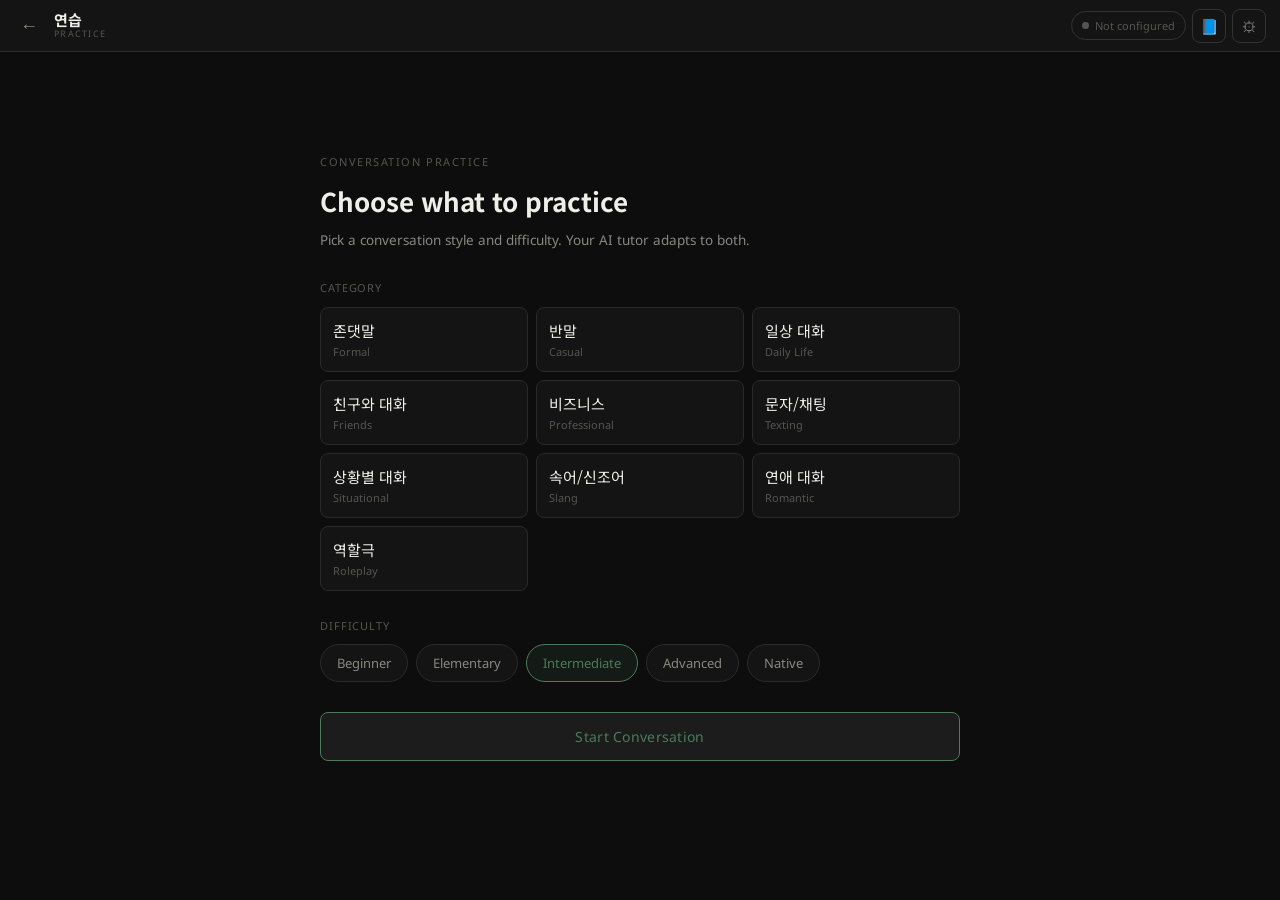
<file: practice.html>
<!DOCTYPE html>
<html lang="ko">
<head>
<meta charset="UTF-8">
<meta name="viewport" content="width=device-width, initial-scale=1.0, viewport-fit=cover">
<title>PRACTICE — 한국어 Conversation Trainer</title>
<link rel="preconnect" href="https://fonts.googleapis.com">
<link rel="preconnect" href="https://fonts.gstatic.com" crossorigin>
<link href="https://fonts.googleapis.com/css2?family=Noto+Sans+KR:wght@300;400;500;700&family=Noto+Sans:wght@300;400;500;600&display=swap" rel="stylesheet">
<link rel="stylesheet" href="style.css">
<link rel="stylesheet" href="practice.css">
</head>
<body class="practice-body">

  <!-- TOP BAR -->
  <header class="pr-topbar">
    <a href="dashboard.html" class="pr-back" aria-label="Back to Dashboard">←</a>
    <div class="pr-brand">
      <span class="pr-brand-kr">연습</span>
      <span class="pr-brand-en">PRACTICE</span>
    </div>
    <div class="pr-topbar-actions">
      <button type="button" class="pr-status" id="prStatus" aria-live="polite">
        <span class="pr-status-dot" id="prStatusDot"></span>
        <span id="prStatusText">Not configured</span>
      </button>
      <button type="button" class="pr-icon-btn" id="prHistoryBtn" aria-label="Mistake bank and history">📘</button>
      <button type="button" class="pr-icon-btn" id="prSettingsBtn" aria-label="Practice settings">⚙</button>
    </div>
  </header>

  <!-- MAIN -->
  <main class="pr-main" id="prMain">

    <!-- SETUP (shown before a session starts) -->
    <section class="pr-setup" id="prSetup">
      <div class="pr-setup-inner">
        <p class="section-eyebrow">Conversation Practice</p>
        <h1 class="pr-setup-title">Choose what to practice</h1>
        <p class="pr-setup-sub">Pick a conversation style and difficulty. Your AI tutor adapts to both.</p>

        <div class="pr-setup-group">
          <div class="pr-setup-label">Category</div>
          <div class="pr-category-grid" id="prCategoryGrid"></div>
        </div>

        <div class="pr-setup-group" id="prRoleplayGroup" style="display:none">
          <div class="pr-setup-label">Roleplay Scenario</div>
          <input type="text" id="prRoleplayInput" class="pr-text-input" placeholder="e.g. Ordering coffee at a café in Seoul">
        </div>

        <div class="pr-setup-group">
          <div class="pr-setup-label">Difficulty</div>
          <div class="pr-difficulty-row" id="prDifficultyRow"></div>
        </div>

        <button type="button" class="pr-start-btn" id="prStartBtn">Start Conversation</button>
        <p class="pr-setup-hint" id="prSetupHint"></p>
      </div>
    </section>

    <!-- CONVERSATION (shown during a session) -->
    <section class="pr-convo" id="prConvo" style="display:none">
      <div class="pr-convo-header">
        <div class="pr-convo-meta">
          <span class="pr-convo-cat" id="prConvoCat"></span>
          <span class="pr-convo-diff" id="prConvoDiff"></span>
        </div>
        <button type="button" class="pr-end-btn" id="prEndBtn">End Session</button>
      </div>

      <div class="pr-messages" id="prMessages" aria-live="polite"></div>

      <div class="pr-thinking" id="prThinking" style="display:none">
        <span class="pr-thinking-dot"></span><span class="pr-thinking-dot"></span><span class="pr-thinking-dot"></span>
        AI is thinking…
      </div>

      <div class="pr-composer">
        <div class="pr-composer-toolbar">
          <button type="button" class="pr-tool-btn" id="prHintBtn">💡 Hint</button>
          <button type="button" class="pr-tool-btn" id="prMicBtn" style="display:none">🎤</button>
          <button type="button" class="pr-tool-btn" id="prKbdToggleBtn" aria-pressed="false">한글 Keyboard</button>
        </div>
        <div class="pr-composer-row">
          <textarea id="prInput" class="pr-input" rows="1" placeholder="한국어로 입력하세요…" aria-label="Type your Korean message"></textarea>
          <button type="button" class="pr-send-btn" id="prSendBtn" aria-label="Send">↑</button>
        </div>
        <div class="pr-hangul-kbd" id="prHangulKbd" hidden></div>
      </div>
    </section>

  </main>

  <!-- SETTINGS / MISTAKE BANK / HISTORY DRAWER -->
  <div class="pr-drawer-backdrop" id="prDrawerBackdrop"></div>
  <aside class="pr-drawer" id="prDrawer" aria-label="Practice settings">
    <div class="pr-drawer-header">
      <div class="pr-drawer-tabs" id="prDrawerTabs">
        <button class="pr-drawer-tab active" data-tab="ai">AI</button>
        <button class="pr-drawer-tab" data-tab="conversation">Chat</button>
        <button class="pr-drawer-tab" data-tab="learning">Learning</button>
        <button class="pr-drawer-tab" data-tab="mistakes">Mistakes</button>
        <button class="pr-drawer-tab" data-tab="history">History</button>
        <button class="pr-drawer-tab" data-tab="privacy">Privacy</button>
      </div>
      <button type="button" class="pr-drawer-close" id="prDrawerClose" aria-label="Close">✕</button>
    </div>

    <div class="pr-drawer-body">

      <!-- AI SETTINGS -->
      <div class="pr-panel active" data-panel="ai">

        <details class="pr-section" open>
          <summary>AI Provider</summary>
          <div class="pr-section-body">
            <p class="pr-panel-note">Free providers only — the model list below is filtered to each provider's free tier. Free access may have rate limits or daily usage limits depending on the provider.</p>

            <label class="pr-field">
              <span>Provider</span>
              <select id="prProvider">
                <!-- populated from AIProvider.getFreeProviders() -->
              </select>
            </label>
            <div class="pr-provider-status" id="prProviderStatus"></div>
          </div>
        </details>

        <details class="pr-section" open>
          <summary>API Configuration</summary>
          <div class="pr-section-body">
            <label class="pr-field">
              <span>API Key</span>
              <input type="password" id="prApiKey" placeholder="Paste your provider API key" autocomplete="off">
            </label>
            <label class="pr-field">
              <span>Model</span>
              <select id="prModel"></select>
            </label>
          </div>
        </details>

        <details class="pr-section">
          <summary>Generation</summary>
          <div class="pr-section-body">
            <label class="pr-field">
              <span>Temperature <span id="prTempVal">0.8</span></span>
              <input type="range" id="prTemperature" min="0" max="1.5" step="0.1" value="0.8">
            </label>
            <label class="pr-field">
              <span>Max Tokens</span>
              <input type="number" id="prMaxTokens" min="60" max="2000" step="20" value="400">
            </label>
          </div>
        </details>

        <details class="pr-section">
          <summary>Advanced</summary>
          <div class="pr-section-body">
            <label class="pr-field">
              <span>System Instructions (optional, added to the tutor prompt)</span>
              <textarea id="prSystemInstructions" rows="3" placeholder="e.g. Focus extra attention on my use of honorifics."></textarea>
            </label>
            <label class="pr-checkbox">
              <input type="checkbox" id="prUseCustomProvider">
              <span>Use a custom provider instead (Custom Provider — not verified as free)</span>
            </label>
            <label class="pr-field pr-custom-only" id="prCustomBaseUrlField" hidden>
              <span>API Base URL</span>
              <input type="text" id="prBaseUrl" placeholder="https://your-provider.example.com/v1">
            </label>
            <label class="pr-field pr-custom-only" id="prCustomModelField" hidden>
              <span>Custom Model Name</span>
              <input type="text" id="prCustomModel" placeholder="model-name">
            </label>
            <p class="pr-panel-note pr-custom-only" id="prCustomWarning" hidden>This app cannot verify whether a custom provider or model is free. You are responsible for confirming pricing with that provider before use.</p>
          </div>
        </details>

        <p class="pr-panel-note">Your API key is stored only in this browser's local storage and is sent directly to the selected provider. This app runs fully client-side, so no backend proxy hides it — do not use a key with permissions you don't want exposed in the browser.</p>

        <div class="pr-field-row">
          <button type="button" class="pr-btn-secondary" id="prTestBtn">Test Connection</button>
          <button type="button" class="pr-btn-primary" id="prSaveAIBtn">Save</button>
        </div>
        <div class="pr-test-result" id="prTestResult"></div>
      </div>

      <!-- CONVERSATION SETTINGS -->
      <div class="pr-panel" data-panel="conversation">
        <label class="pr-field">
          <span>Response length</span>
          <select id="prResponseLength">
            <option value="short">Short</option>
            <option value="medium" selected>Medium</option>
            <option value="long">Long</option>
          </select>
        </label>
        <label class="pr-toggle-field">
          <span>Korean-only mode</span>
          <input type="checkbox" id="prKoreanOnly" checked>
        </label>
        <label class="pr-toggle-field">
          <span>Show corrections automatically</span>
          <input type="checkbox" id="prAutoCorrect" checked>
        </label>
        <p class="pr-panel-note">Change category or difficulty by ending the current session and starting a new one.</p>
      </div>

      <!-- LEARNING SETTINGS -->
      <div class="pr-panel" data-panel="learning">
        <label class="pr-toggle-field">
          <span>Romanization</span>
          <input type="checkbox" id="prRomanization">
        </label>
        <label class="pr-toggle-field">
          <span>Auto-show translation under AI messages</span>
          <input type="checkbox" id="prAutoTranslate">
        </label>
        <label class="pr-toggle-field">
          <span>Audio (Korean TTS)</span>
          <input type="checkbox" id="prAudioEnabled" checked>
        </label>
        <label class="pr-toggle-field">
          <span>Autoplay AI replies</span>
          <input type="checkbox" id="prAutoplay">
        </label>
        <label class="pr-field">
          <span>Hint behavior</span>
          <select id="prHintBehavior">
            <option value="progressive" selected>Progressive (conceptual → structure → partial sentence)</option>
            <option value="direct">Direct (show best full answer immediately)</option>
          </select>
        </label>
      </div>

      <!-- MISTAKE BANK -->
      <div class="pr-panel" data-panel="mistakes">
        <input type="text" id="prMistakeSearch" class="pr-text-input" placeholder="Search mistakes…" style="margin-bottom:12px">
        <div class="pr-mistake-list" id="prMistakeList"></div>
      </div>

      <!-- HISTORY -->
      <div class="pr-panel" data-panel="history">
        <div class="pr-history-list" id="prHistoryList"></div>
      </div>

      <!-- PRIVACY -->
      <div class="pr-panel" data-panel="privacy">
        <button type="button" class="pr-btn-secondary pr-danger" id="prClearConvoBtn">Clear current conversation</button>
        <button type="button" class="pr-btn-secondary pr-danger" id="prClearHistoryBtn">Clear practice history</button>
        <button type="button" class="pr-btn-secondary pr-danger" id="prClearMistakesBtn">Clear saved mistakes</button>
        <button type="button" class="pr-btn-secondary pr-danger" id="prClearVocabBtn">Clear saved vocabulary</button>
        <button type="button" class="pr-btn-secondary pr-danger" id="prClearApiBtn">Remove stored API configuration</button>
      </div>

    </div>
  </aside>

  <!-- SESSION REPORT MODAL -->
  <div class="pr-modal-backdrop" id="prReportBackdrop">
    <div class="pr-modal" id="prReportModal" role="dialog" aria-label="Session report">
      <div class="pr-modal-header">
        <h2>Session Report</h2>
        <button type="button" class="pr-drawer-close" id="prReportClose" aria-label="Close">✕</button>
      </div>
      <div class="pr-modal-body" id="prReportBody"></div>
      <div class="pr-modal-footer">
        <div class="pr-pdf-options" id="prPdfOptions"></div>
        <div class="pr-field-row">
          <button type="button" class="pr-btn-secondary" id="prPracticeAgainBtn">Practice Again</button>
          <button type="button" class="pr-btn-primary" id="prDownloadPdfBtn">Download Study PDF</button>
        </div>
      </div>
    </div>
  </div>

  <script src="hangulUtils.js"></script>
  <script src="hangulKeyboard.js"></script>
  <script src="practiceStorage.js"></script>
  <script src="aiProvider.js"></script>
  <script src="conversationService.js"></script>
  <script src="ttsService.js"></script>
  <script src="pdfExport.js"></script>
  <script src="practiceApp.js"></script>
</body>
</html>
</file>
<file: style.css>
/* ============================================================
   KOREAN LANGUAGE LEARNING PLATFORM
   Design: Formal · Minimal · Monochrome
   ============================================================ */

/* --- TOKENS ------------------------------------------------- */
:root {
  --bg:          #0D0D0D;
  --surface:     #141414;
  --surface-2:   #1C1C1C;
  --border:      #2A2A2A;
  --border-light:#333333;
  --text:        #EFEFEA;
  --text-muted:  #888880;
  --text-dim:    #555550;
  --accent:      #4A7C59;   /* success / active only */
  --warn:        #B07A3A;
  --error:       #8A3A3A;
  --kr-font:     'Noto Sans KR', 'Apple SD Gothic Neo', 'Malgun Gothic', sans-serif;
  --ui-font:     'Noto Sans', -apple-system, BlinkMacSystemFont, sans-serif;
  --sidebar-w:   220px;
  --mobile-nav-h:52px;
  --mobile-topbar-h: 52px;
  --transition:  0.15s ease;
}

/* --- RESET -------------------------------------------------- */
*, *::before, *::after { box-sizing: border-box; margin: 0; padding: 0; }
html { font-size: 16px; scroll-behavior: smooth; }
body {
  background: var(--bg);
  color: var(--text);
  font-family: var(--ui-font);
  line-height: 1.6;
  min-height: 100vh;
  overflow-x: hidden;
}
a { color: inherit; text-decoration: none; }
button { cursor: pointer; font-family: inherit; }
ul { list-style: none; }

/* --- SIDEBAR ------------------------------------------------ */
.sidebar {
  position: fixed;
  top: 0; left: 0;
  width: var(--sidebar-w);
  height: 100vh;
  background: var(--surface);
  border-right: 1px solid var(--border);
  display: flex;
  flex-direction: column;
  z-index: 100;
  overflow-y: auto;
}

.sidebar-header {
  padding: 28px 20px 24px;
  border-bottom: 1px solid var(--border);
}
.sidebar-logo-kr {
  display: block;
  font-family: var(--kr-font);
  font-size: 22px;
  font-weight: 700;
  letter-spacing: 0.02em;
  color: var(--text);
  line-height: 1.2;
}
.sidebar-logo-en {
  display: block;
  font-size: 11px;
  letter-spacing: 0.12em;
  text-transform: uppercase;
  color: var(--text-dim);
  margin-top: 4px;
}

.sidebar-nav {
  padding: 16px 0;
  flex: 1;
}
.sidebar-nav li { margin: 2px 0; }

.nav-link {
  display: flex;
  align-items: center;
  gap: 10px;
  padding: 9px 20px;
  font-size: 13.5px;
  font-weight: 400;
  color: var(--text-muted);
  letter-spacing: 0.01em;
  transition: color var(--transition), background var(--transition);
  border-radius: 0;
}
.nav-link:hover { color: var(--text); background: var(--surface-2); }
.nav-link.active {
  color: var(--text);
  background: var(--surface-2);
  border-left: 2px solid var(--accent);
  padding-left: 18px;
}

.nav-icon {
  font-family: var(--kr-font);
  font-size: 15px;
  width: 20px;
  text-align: center;
  color: var(--text-dim);
  flex-shrink: 0;
}
.nav-link.active .nav-icon,
.nav-link:hover .nav-icon { color: var(--text-muted); }

.sidebar-footer {
  padding: 16px 20px;
  border-top: 1px solid var(--border);
}
.sidebar-level {
  font-size: 11px;
  letter-spacing: 0.08em;
  text-transform: uppercase;
  color: var(--text-dim);
}

/* --- MAIN --------------------------------------------------- */
.main {
  margin-left: var(--sidebar-w);
  min-height: 100vh;
  padding: 48px 56px 80px;
  max-width: calc(860px + var(--sidebar-w));
}

/* --- SECTIONS ----------------------------------------------- */
.section { display: none; }
.section.active { display: block; }

.section-header {
  margin-bottom: 40px;
  border-bottom: 1px solid var(--border);
  padding-bottom: 28px;
}
.section-eyebrow {
  font-size: 11px;
  letter-spacing: 0.14em;
  text-transform: uppercase;
  color: var(--text-dim);
  margin-bottom: 10px;
}
.section-title {
  font-family: var(--kr-font);
  font-size: 32px;
  font-weight: 700;
  line-height: 1.15;
  color: var(--text);
  letter-spacing: -0.01em;
}
.section-subtitle {
  margin-top: 10px;
  font-size: 15px;
  color: var(--text-muted);
  line-height: 1.6;
  max-width: 560px;
}

.subsection-title {
  font-size: 13px;
  letter-spacing: 0.1em;
  text-transform: uppercase;
  color: var(--text-dim);
  margin-bottom: 20px;
}

/* --- PROGRESS GRID ----------------------------------------- */
.progress-grid {
  display: grid;
  grid-template-columns: repeat(2, 1fr);
  gap: 1px;
  background: var(--border);
  border: 1px solid var(--border);
  margin-bottom: 48px;
}
.progress-card {
  background: var(--surface);
  padding: 20px 24px;
  display: flex;
  align-items: center;
  gap: 16px;
}
.progress-label {
  font-size: 13px;
  color: var(--text-muted);
  min-width: 140px;
  flex-shrink: 0;
}
.progress-track {
  flex: 1;
  height: 2px;
  background: var(--border-light);
  position: relative;
}
.progress-fill {
  height: 100%;
  background: var(--accent);
  transition: width 0.6s ease;
}
.progress-value {
  font-size: 12px;
  color: var(--text-dim);
  min-width: 36px;
  text-align: right;
}

/* --- LEARNING PATH ----------------------------------------- */
.path-overview { margin-bottom: 48px; }
.path-steps { display: flex; flex-direction: column; }
.path-step {
  display: flex;
  align-items: flex-start;
  gap: 16px;
  padding: 16px 0;
}
.path-step-num {
  font-size: 11px;
  letter-spacing: 0.06em;
  color: var(--text-dim);
  min-width: 28px;
  padding-top: 2px;
}
.path-step.completed .path-step-num { color: var(--accent); }
.path-step.active-step .path-step-num { color: var(--text); }
.path-step-name {
  font-size: 15px;
  font-weight: 500;
  color: var(--text-muted);
  margin-bottom: 3px;
}
.path-step.completed .path-step-name { color: var(--text); }
.path-step.active-step .path-step-name { color: var(--text); }
.path-step-desc { font-size: 13px; color: var(--text-dim); }
.path-connector {
  width: 1px;
  height: 12px;
  background: var(--border);
  margin-left: 13px;
}

/* --- QUICK CONTINUE ---------------------------------------- */
.quick-grid {
  display: grid;
  grid-template-columns: repeat(4, 1fr);
  gap: 1px;
  background: var(--border);
  border: 1px solid var(--border);
}
.quick-card {
  background: var(--surface);
  padding: 24px 20px;
  text-align: center;
  border: none;
  transition: background var(--transition);
}
.quick-card:hover { background: var(--surface-2); }
.quick-kr {
  font-family: var(--kr-font);
  font-size: 28px;
  font-weight: 300;
  color: var(--text);
  line-height: 1.2;
  margin-bottom: 10px;
}
.quick-label {
  font-size: 11px;
  letter-spacing: 0.08em;
  text-transform: uppercase;
  color: var(--text-dim);
}

/* --- HANGUL TABS ------------------------------------------- */
.hangul-tabs, .vocab-category-tabs, .practice-mode-tabs {
  display: flex;
  gap: 0;
  border-bottom: 1px solid var(--border);
  margin-bottom: 32px;
}
.htab, .vtab, .ptab {
  padding: 10px 20px;
  background: none;
  border: none;
  font-size: 13px;
  color: var(--text-dim);
  letter-spacing: 0.02em;
  border-bottom: 2px solid transparent;
  margin-bottom: -1px;
  transition: color var(--transition), border-color var(--transition);
}
.htab:hover, .vtab:hover, .ptab:hover { color: var(--text-muted); }
.htab.active, .vtab.active, .ptab.active {
  color: var(--text);
  border-bottom-color: var(--text);
}

.htab-panel { display: none; }
.htab-panel.active { display: block; }

.panel-note {
  font-size: 13.5px;
  color: var(--text-muted);
  margin-bottom: 24px;
  line-height: 1.6;
  max-width: 560px;
}

/* --- HANGUL GRIDS ------------------------------------------ */
.hangul-grid {
  display: grid;
  grid-template-columns: repeat(auto-fill, minmax(68px, 1fr));
  gap: 1px;
  background: var(--border);
  border: 1px solid var(--border);
  margin-bottom: 24px;
}
.hangul-cell {
  background: var(--surface);
  padding: 16px 8px 12px;
  text-align: center;
  cursor: pointer;
  transition: background var(--transition);
}
.hangul-cell:hover { background: var(--surface-2); }
.hangul-cell.selected { background: var(--surface-2); outline: 1px solid var(--accent); }
.hcell-char {
  font-family: var(--kr-font);
  font-size: 26px;
  font-weight: 300;
  color: var(--text);
  line-height: 1;
  margin-bottom: 6px;
}
.hcell-rom {
  font-size: 10px;
  color: var(--text-dim);
  letter-spacing: 0.04em;
}

.hangul-detail {
  border: 1px solid var(--border);
  background: var(--surface);
  padding: 24px 28px;
  min-height: 120px;
  margin-bottom: 40px;
}
.detail-placeholder {
  color: var(--text-dim);
  font-size: 13px;
}
.detail-inner { display: flex; align-items: center; gap: 40px; flex-wrap: wrap; }
.detail-char {
  font-family: var(--kr-font);
  font-size: 72px;
  font-weight: 300;
  color: var(--text);
  line-height: 1;
}
.detail-info { flex: 1; min-width: 160px; }
.detail-name { font-size: 13px; color: var(--text-dim); margin-bottom: 6px; }
.detail-rom { font-size: 22px; font-weight: 500; color: var(--text); margin-bottom: 14px; }
.detail-example { display: flex; align-items: baseline; gap: 12px; }
.detail-ex-kr {
  font-family: var(--kr-font);
  font-size: 36px;
  font-weight: 300;
  color: var(--text);
}
.detail-ex-en { font-size: 14px; color: var(--text-muted); }

/* --- SYLLABLE DEMO ----------------------------------------- */
.syllable-demo, .batchim-demo { margin-bottom: 32px; }
.syllable-equation {
  display: flex;
  align-items: center;
  gap: 16px;
  flex-wrap: wrap;
  padding: 28px;
  background: var(--surface);
  border: 1px solid var(--border);
}
.syllable-part {
  text-align: center;
  min-width: 64px;
}
.syl-char {
  font-family: var(--kr-font);
  font-size: 48px;
  font-weight: 300;
  color: var(--text);
  line-height: 1;
  margin-bottom: 8px;
}
.syllable-part.result .syl-char { color: var(--accent); font-size: 56px; }
.syl-role { font-size: 11px; color: var(--text-dim); letter-spacing: 0.04em; }
.syllable-plus {
  font-size: 22px;
  color: var(--text-dim);
  font-weight: 300;
}

.syllable-examples { margin-top: 24px; }
.syl-example-row {
  display: flex;
  gap: 1px;
  background: var(--border);
  border: 1px solid var(--border);
  flex-wrap: wrap;
}
.syl-example {
  background: var(--surface);
  padding: 16px 20px;
  text-align: center;
  flex: 1;
  min-width: 80px;
}
.syl-ex-eq { font-size: 12px; color: var(--text-dim); margin-bottom: 8px; letter-spacing: 0.02em; }
.syl-ex-result {
  font-family: var(--kr-font);
  font-size: 32px;
  font-weight: 300;
  color: var(--text);
  line-height: 1;
}

/* --- BATCHIM GRID ------------------------------------------ */
.batchim-grid {
  display: grid;
  grid-template-columns: repeat(auto-fill, minmax(80px, 1fr));
  gap: 1px;
  background: var(--border);
  border: 1px solid var(--border);
  margin-top: 24px;
}
.batchim-cell {
  background: var(--surface);
  padding: 14px 10px;
  text-align: center;
}
.bc-syl {
  font-family: var(--kr-font);
  font-size: 28px;
  font-weight: 300;
  color: var(--text);
  margin-bottom: 4px;
}
.bc-rom { font-size: 10px; color: var(--text-dim); }

/* --- SYLLABLE CONSTRUCTOR ---------------------------------- */
.hangul-constructor {
  border-top: 1px solid var(--border);
  padding-top: 36px;
  margin-top: 12px;
}
.constructor-area {
  display: grid;
  grid-template-columns: 1fr auto;
  gap: 24px;
  align-items: start;
}
.picker-group { margin-bottom: 20px; }
.picker-label {
  font-size: 11px;
  letter-spacing: 0.1em;
  text-transform: uppercase;
  color: var(--text-dim);
  margin-bottom: 10px;
}
.picker-chars {
  display: flex;
  flex-wrap: wrap;
  gap: 1px;
  background: var(--border);
  border: 1px solid var(--border);
  max-width: 480px;
}
.picker-char {
  background: var(--surface);
  padding: 10px 14px;
  font-family: var(--kr-font);
  font-size: 20px;
  font-weight: 300;
  color: var(--text-muted);
  border: none;
  cursor: pointer;
  transition: background var(--transition), color var(--transition);
  min-width: 44px;
  text-align: center;
}
.picker-char:hover { background: var(--surface-2); color: var(--text); }
.picker-char.selected { background: var(--surface-2); color: var(--text); outline: 1px solid var(--accent); }

.constructor-result {
  background: var(--surface);
  border: 1px solid var(--border);
  padding: 24px 32px;
  min-width: 220px;
  display: flex;
  align-items: center;
  justify-content: center;
  align-self: center;
}
.result-equation {
  display: flex;
  align-items: center;
  gap: 10px;
  font-family: var(--kr-font);
}
.eq-part {
  font-size: 28px;
  font-weight: 300;
  color: var(--text-muted);
}
.eq-op { font-size: 18px; color: var(--text-dim); }
.eq-result {
  font-size: 48px;
  font-weight: 300;
  color: var(--accent);
  min-width: 56px;
  text-align: center;
}

/* --- READING ----------------------------------------------- */
.reading-levels { display: flex; flex-direction: column; gap: 32px; }
.reading-level {
  border: 1px solid var(--border);
  background: var(--surface);
}
.rl-label {
  font-size: 11px;
  letter-spacing: 0.1em;
  text-transform: uppercase;
  color: var(--text-dim);
  padding: 12px 20px;
  border-bottom: 1px solid var(--border);
}
.rl-chars {
  display: flex;
  flex-wrap: wrap;
  gap: 1px;
  background: var(--border);
  padding: 1px;
  border-top: none;
}
.rl-char {
  background: var(--surface);
  font-family: var(--kr-font);
  font-size: 36px;
  font-weight: 300;
  color: var(--text);
  padding: 20px 28px;
  line-height: 1;
}
.rl-words {
  display: grid;
  grid-template-columns: repeat(auto-fill, minmax(140px, 1fr));
  gap: 1px;
  background: var(--border);
}
.rl-word {
  background: var(--surface);
  padding: 20px;
}
.rl-word-kr {
  font-family: var(--kr-font);
  font-size: 28px;
  font-weight: 300;
  color: var(--text);
  margin-bottom: 6px;
  line-height: 1.2;
}
.rl-word-rom { font-size: 11px; color: var(--text-dim); margin-bottom: 4px; }
.rl-word-en { font-size: 13px; color: var(--text-muted); }
.rl-sentences { padding: 0; }
.rl-sentence {
  padding: 18px 20px;
  border-bottom: 1px solid var(--border);
}
.rl-sentence:last-child { border-bottom: none; }
.rl-sentence-kr {
  font-family: var(--kr-font);
  font-size: 22px;
  font-weight: 300;
  color: var(--text);
  margin-bottom: 5px;
  line-height: 1.4;
}
.rl-sentence-en { font-size: 13px; color: var(--text-muted); }

/* --- VOCABULARY -------------------------------------------- */
.vocab-list {
  display: grid;
  grid-template-columns: 1fr;
  gap: 1px;
  background: var(--border);
  border: 1px solid var(--border);
}
.vocab-item {
  background: var(--surface);
  display: grid;
  grid-template-columns: 1fr 1fr 1fr;
  align-items: start;
  padding: 20px 24px;
  gap: 20px;
  transition: background var(--transition);
}
.vocab-item:hover { background: var(--surface-2); }
.vocab-kr {
  font-family: var(--kr-font);
  font-size: 28px;
  font-weight: 300;
  color: var(--text);
  line-height: 1.2;
}
.vocab-rom {
  font-size: 11px;
  color: var(--text-dim);
  margin-top: 4px;
  letter-spacing: 0.03em;
}
.vocab-en {
  font-size: 15px;
  font-weight: 500;
  color: var(--text);
  padding-top: 4px;
}
.vocab-example {
  font-size: 12.5px;
  color: var(--text-dim);
  line-height: 1.6;
}
.vocab-example-kr {
  font-family: var(--kr-font);
  font-size: 13px;
  color: var(--text-muted);
  margin-bottom: 2px;
}

/* --- GRAMMAR ----------------------------------------------- */
.grammar-lessons { display: flex; flex-direction: column; gap: 32px; }
.grammar-lesson {
  border: 1px solid var(--border);
  background: var(--surface);
}
.grammar-lesson-header {
  padding: 16px 24px;
  border-bottom: 1px solid var(--border);
  display: flex;
  align-items: center;
  gap: 16px;
}
.grammar-lesson-num {
  font-size: 11px;
  letter-spacing: 0.06em;
  color: var(--text-dim);
  min-width: 28px;
}
.grammar-lesson-title {
  font-size: 14px;
  font-weight: 500;
  color: var(--text);
}
.grammar-lesson-body { padding: 24px; }
.grammar-sentence {
  font-family: var(--kr-font);
  font-size: 26px;
  font-weight: 300;
  color: var(--text);
  margin-bottom: 24px;
  letter-spacing: 0.02em;
  line-height: 1.4;
}

/* Morpheme annotation — the signature element */
.morpheme-stack {
  display: flex;
  align-items: flex-start;
  gap: 0;
  margin-bottom: 24px;
  flex-wrap: wrap;
}
.morpheme {
  display: flex;
  flex-direction: column;
  align-items: center;
  padding: 0 12px;
  border-left: 1px solid var(--border);
  min-width: 60px;
}
.morpheme:first-child { border-left: none; padding-left: 0; }
.morpheme-kr {
  font-family: var(--kr-font);
  font-size: 22px;
  font-weight: 400;
  color: var(--text);
  line-height: 1.2;
  margin-bottom: 6px;
}
.morpheme-role {
  font-size: 10px;
  letter-spacing: 0.06em;
  text-transform: uppercase;
  color: var(--text-dim);
  margin-bottom: 4px;
}
.morpheme-gloss {
  font-size: 12px;
  color: var(--text-muted);
  text-align: center;
}
.morpheme-connector {
  display: flex;
  align-items: center;
  padding: 0 6px;
  color: var(--text-dim);
  font-size: 16px;
  padding-top: 8px;
}
.grammar-translation {
  font-size: 15px;
  color: var(--text-muted);
  border-top: 1px solid var(--border);
  padding-top: 14px;
  margin-top: 4px;
}
.grammar-rule {
  font-size: 13px;
  color: var(--text-dim);
  line-height: 1.7;
  max-width: 520px;
  margin-top: 12px;
}
.grammar-rule strong { color: var(--text-muted); font-weight: 500; }

/* --- SENTENCE BUILDER -------------------------------------- */
.builder-progress-bar {
  margin-bottom: 32px;
}
.builder-level-label {
  font-size: 12px;
  letter-spacing: 0.06em;
  text-transform: uppercase;
  color: var(--text-dim);
  margin-bottom: 8px;
}
.builder-level-track {
  height: 2px;
  background: var(--border-light);
}
.builder-level-fill {
  height: 100%;
  background: var(--accent);
  transition: width 0.5s ease;
}

.builder-exercise { display: flex; flex-direction: column; gap: 24px; }

.builder-prompt {
  background: var(--surface);
  border: 1px solid var(--border);
  padding: 24px 28px;
}
.builder-prompt-label {
  font-size: 11px;
  letter-spacing: 0.1em;
  text-transform: uppercase;
  color: var(--text-dim);
  margin-bottom: 10px;
}
.builder-prompt-text {
  font-size: 20px;
  font-weight: 400;
  color: var(--text);
}

.builder-workspace {
  background: var(--surface);
  border: 1px solid var(--border);
  padding: 20px 24px;
}
.builder-workspace-label {
  font-size: 11px;
  letter-spacing: 0.1em;
  text-transform: uppercase;
  color: var(--text-dim);
  margin-bottom: 12px;
}
.builder-slots {
  display: flex;
  flex-wrap: wrap;
  gap: 6px;
  min-height: 52px;
  align-items: center;
  padding: 10px;
  border: 1px solid var(--border-light);
  background: var(--bg);
  margin-bottom: 12px;
}
.builder-slot {
  font-family: var(--kr-font);
  font-size: 18px;
  font-weight: 400;
  color: var(--text);
  background: var(--surface-2);
  border: 1px solid var(--border-light);
  padding: 8px 14px;
  cursor: pointer;
  transition: opacity var(--transition);
  line-height: 1.2;
}
.builder-slot:hover { opacity: 0.7; }
.builder-clear {
  font-size: 11px;
  letter-spacing: 0.08em;
  text-transform: uppercase;
  color: var(--text-dim);
  background: none;
  border: none;
  padding: 0;
  transition: color var(--transition);
}
.builder-clear:hover { color: var(--text-muted); }

.builder-blocks-area {
  background: var(--surface);
  border: 1px solid var(--border);
  padding: 20px 24px;
}
.builder-blocks-label {
  font-size: 11px;
  letter-spacing: 0.1em;
  text-transform: uppercase;
  color: var(--text-dim);
  margin-bottom: 12px;
}
.builder-blocks {
  display: flex;
  flex-wrap: wrap;
  gap: 6px;
}
.builder-block {
  font-family: var(--kr-font);
  font-size: 18px;
  font-weight: 400;
  color: var(--text);
  background: var(--surface-2);
  border: 1px solid var(--border-light);
  padding: 10px 16px;
  cursor: pointer;
  transition: background var(--transition), color var(--transition);
  line-height: 1.2;
}
.builder-block:hover { background: var(--border-light); }
.builder-block.used {
  opacity: 0.25;
  cursor: default;
  pointer-events: none;
}

.builder-feedback {
  font-size: 13.5px;
  min-height: 20px;
  padding: 0 2px;
}
.builder-feedback.correct { color: var(--accent); }
.builder-feedback.incorrect { color: var(--warn); }

.builder-actions { display: flex; gap: 12px; }
.btn-check, .btn-next {
  padding: 10px 28px;
  font-size: 13px;
  letter-spacing: 0.06em;
  font-weight: 500;
  border: 1px solid var(--border-light);
  background: var(--surface);
  color: var(--text);
  transition: background var(--transition), border-color var(--transition);
}
.btn-check:hover, .btn-next:hover {
  background: var(--surface-2);
  border-color: var(--text-dim);
}
.btn-check:disabled, .btn-next:disabled {
  opacity: 0.35;
  cursor: default;
  pointer-events: none;
}
.btn-next {
  background: var(--surface-2);
  border-color: var(--accent);
  color: var(--accent);
}

/* --- PRACTICE ---------------------------------------------- */
.practice-area {
  margin-top: 8px;
}
.quiz-card {
  background: var(--surface);
  border: 1px solid var(--border);
  padding: 32px;
  max-width: 560px;
}
.quiz-question-label {
  font-size: 11px;
  letter-spacing: 0.1em;
  text-transform: uppercase;
  color: var(--text-dim);
  margin-bottom: 20px;
}
.quiz-char {
  font-family: var(--kr-font);
  font-size: 80px;
  font-weight: 300;
  color: var(--text);
  line-height: 1;
  margin-bottom: 32px;
}
.quiz-options {
  display: grid;
  grid-template-columns: 1fr 1fr;
  gap: 1px;
  background: var(--border);
  border: 1px solid var(--border);
  margin-bottom: 20px;
}
.quiz-option {
  background: var(--surface);
  border: none;
  padding: 16px 20px;
  font-size: 15px;
  color: var(--text-muted);
  text-align: left;
  transition: background var(--transition), color var(--transition);
  font-family: inherit;
}
.quiz-option:hover { background: var(--surface-2); color: var(--text); }
.quiz-option.correct { background: rgba(74,124,89,0.12); color: var(--accent); }
.quiz-option.incorrect { background: rgba(138,58,58,0.12); color: #c06060; }
.quiz-option.disabled { pointer-events: none; }

.quiz-feedback {
  font-size: 13px;
  min-height: 18px;
  margin-bottom: 20px;
}
.quiz-feedback.correct { color: var(--accent); }
.quiz-feedback.incorrect { color: var(--warn); }

.quiz-next {
  padding: 10px 28px;
  font-size: 13px;
  letter-spacing: 0.06em;
  background: var(--surface-2);
  border: 1px solid var(--border-light);
  color: var(--text);
  transition: border-color var(--transition);
  display: none;
}
.quiz-next.visible { display: inline-block; }
.quiz-next:hover { border-color: var(--text-dim); }

/* Word order practice */
.word-order-slots {
  display: flex;
  flex-wrap: wrap;
  gap: 6px;
  min-height: 52px;
  align-items: center;
  padding: 10px;
  border: 1px solid var(--border-light);
  background: var(--bg);
  margin-bottom: 12px;
}
.word-order-block {
  font-family: var(--kr-font);
  font-size: 18px;
  background: var(--surface-2);
  border: 1px solid var(--border-light);
  padding: 8px 14px;
  cursor: pointer;
  color: var(--text);
  transition: background var(--transition);
  line-height: 1.2;
}
.word-order-block:hover { background: var(--border-light); }
.word-order-slot {
  font-family: var(--kr-font);
  font-size: 18px;
  background: var(--surface-2);
  border: 1px solid var(--border-light);
  padding: 8px 14px;
  cursor: pointer;
  color: var(--text);
  line-height: 1.2;
}
.word-order-slot:hover { opacity: 0.7; }
.word-order-check {
  padding: 10px 28px;
  font-size: 13px;
  letter-spacing: 0.06em;
  background: var(--surface);
  border: 1px solid var(--border-light);
  color: var(--text);
  margin-right: 8px;
  transition: background var(--transition);
}
.word-order-check:hover { background: var(--surface-2); }
.word-order-next {
  padding: 10px 28px;
  font-size: 13px;
  letter-spacing: 0.06em;
  background: var(--surface-2);
  border: 1px solid var(--accent);
  color: var(--accent);
  display: none;
  transition: background var(--transition);
}
.word-order-next:hover { background: rgba(74,124,89,0.1); }
.word-order-feedback {
  font-size: 13px;
  min-height: 18px;
  margin: 10px 0;
}
.word-order-feedback.correct { color: var(--accent); }
.word-order-feedback.incorrect { color: var(--warn); }

/* ============================================================
   SIDEBAR: SEARCH / ROMANIZATION TOGGLE / STREAK
   ============================================================ */
.sidebar-search { padding: 12px 16px; border-top: 1px solid var(--border); position: relative; }
.sidebar-search-input {
  width: 100%;
  background: var(--bg);
  border: 1px solid var(--border-light);
  color: var(--text);
  font-size: 12.5px;
  padding: 8px 10px;
  font-family: var(--ui-font);
}
.sidebar-search-input:focus { outline: none; border-color: var(--text-dim); }
.sidebar-search-input::placeholder { color: var(--text-dim); }
.sidebar-search-results {
  position: absolute;
  left: 16px; right: 16px; top: 100%;
  background: var(--surface-2);
  border: 1px solid var(--border-light);
  max-height: 320px;
  overflow-y: auto;
  z-index: 200;
  display: none;
}
.sidebar-search-results.visible { display: block; }
.search-result-item {
  display: block;
  width: 100%;
  text-align: left;
  padding: 10px 12px;
  border-bottom: 1px solid var(--border);
  background: none;
  color: var(--text-muted);
}
.search-result-item:last-child { border-bottom: none; }
.search-result-item:hover { background: var(--surface); color: var(--text); }
.search-result-kr { font-family: var(--kr-font); font-size: 15px; color: var(--text); margin-bottom: 2px; }
.search-result-meta { font-size: 11px; color: var(--text-dim); }
.search-result-empty { padding: 12px; font-size: 12px; color: var(--text-dim); }

.rom-toggle {
  display: flex;
  align-items: center;
  justify-content: space-between;
  width: 100%;
  background: var(--bg);
  border: 1px solid var(--border-light);
  padding: 8px 12px;
  margin-bottom: 12px;
  transition: border-color var(--transition);
}
.rom-toggle:hover { border-color: var(--text-dim); }
.rom-toggle-label { font-size: 11.5px; color: var(--text-muted); letter-spacing: 0.02em; }
.rom-toggle-state { font-size: 11px; letter-spacing: 0.08em; color: var(--accent); font-weight: 500; }
.rom-toggle[aria-pressed="false"] .rom-toggle-state { color: var(--text-dim); }

.sidebar-streak {
  font-size: 11px;
  color: var(--text-dim);
  letter-spacing: 0.03em;
  margin-bottom: 10px;
}

body.rom-off .vocab-rom,
body.rom-off .rl-word-rom,
body.rom-off .hcell-rom,
body.rom-off .detail-rom,
body.rom-off .bc-rom,
body.rom-off .kb-syllable-rom,
body.rom-off .lesson-rom,
body.rom-off .rom-text {
  display: none !important;
}

/* ============================================================
   OVERVIEW: CONTINUE LEARNING CARD
   ============================================================ */
.overview-continue { margin-top: 48px; }
.continue-card {
  border: 1px solid var(--border);
  background: var(--surface);
  padding: 24px 28px;
  display: flex;
  align-items: center;
  justify-content: space-between;
  gap: 20px;
  flex-wrap: wrap;
}
.continue-card-info { min-width: 200px; }
.continue-card-eyebrow {
  font-size: 11px;
  letter-spacing: 0.1em;
  text-transform: uppercase;
  color: var(--text-dim);
  margin-bottom: 8px;
}
.continue-card-title { font-size: 18px; color: var(--text); font-weight: 500; margin-bottom: 6px; }
.continue-card-status { font-size: 12.5px; color: var(--text-muted); }
.continue-card-btn {
  padding: 11px 26px;
  font-size: 13px;
  letter-spacing: 0.06em;
  background: var(--surface-2);
  border: 1px solid var(--accent);
  color: var(--accent);
  transition: background var(--transition);
  flex-shrink: 0;
}
.continue-card-btn:hover { background: rgba(74,124,89,0.1); }

/* ============================================================
   LISTEN / AUDIO BUTTON
   ============================================================ */
.listen-btn {
  display: inline-flex;
  align-items: center;
  gap: 6px;
  background: none;
  border: 1px solid var(--border-light);
  color: var(--text-muted);
  font-size: 11px;
  letter-spacing: 0.04em;
  padding: 5px 10px;
  transition: border-color var(--transition), color var(--transition);
  vertical-align: middle;
}
.listen-btn:hover { color: var(--text); border-color: var(--text-dim); }
.listen-btn:disabled { opacity: 0.3; cursor: default; }
.listen-icon { font-size: 12px; line-height: 1; }

/* ============================================================
   LESSONS
   ============================================================ */
.lesson-continue { margin-bottom: 40px; }

.lesson-category { margin-bottom: 40px; }
.lesson-category-title {
  font-size: 13px;
  letter-spacing: 0.1em;
  text-transform: uppercase;
  color: var(--text-dim);
  margin-bottom: 16px;
  padding-bottom: 10px;
  border-bottom: 1px solid var(--border);
}
.lesson-list { display: flex; flex-direction: column; }
.lesson-card {
  display: flex;
  align-items: center;
  gap: 20px;
  padding: 16px 4px;
  border-bottom: 1px solid var(--border);
  background: none;
  border-left: none; border-right: none; border-top: none;
  width: 100%;
  text-align: left;
  transition: background var(--transition);
}
.lesson-card:hover { background: var(--surface); }
.lesson-card-num {
  font-size: 11px;
  color: var(--text-dim);
  min-width: 30px;
  flex-shrink: 0;
}
.lesson-card.completed .lesson-card-num { color: var(--accent); }
.lesson-card.current .lesson-card-num { color: var(--text); }
.lesson-card-body { flex: 1; min-width: 0; }
.lesson-card-title { font-size: 14.5px; color: var(--text); font-weight: 500; margin-bottom: 3px; }
.lesson-card-desc { font-size: 12.5px; color: var(--text-dim); }
.lesson-card-meta { display: flex; align-items: center; gap: 14px; flex-shrink: 0; }
.lesson-card-diff {
  font-size: 10.5px;
  letter-spacing: 0.06em;
  text-transform: uppercase;
  color: var(--text-dim);
}
.lesson-card-status {
  font-size: 10.5px;
  letter-spacing: 0.06em;
  text-transform: uppercase;
  padding: 4px 9px;
  border: 1px solid var(--border-light);
  color: var(--text-dim);
  white-space: nowrap;
}
.lesson-card.completed .lesson-card-status { color: var(--accent); border-color: var(--accent); }
.lesson-card.current .lesson-card-status { color: var(--text); border-color: var(--text-dim); }

.lesson-view { display: none; }
.lesson-view.active { display: block; }
.lesson-back {
  background: none;
  border: none;
  color: var(--text-dim);
  font-size: 12.5px;
  margin-bottom: 24px;
  transition: color var(--transition);
}
.lesson-back:hover { color: var(--text-muted); }
.lesson-view-inner { max-width: 620px; }
.lesson-view-eyebrow {
  font-size: 11px; letter-spacing: 0.1em; text-transform: uppercase; color: var(--text-dim); margin-bottom: 8px;
}
.lesson-view-title { font-size: 24px; color: var(--text); font-weight: 700; font-family: var(--kr-font); margin-bottom: 24px; }
.lesson-block { border: 1px solid var(--border); background: var(--surface); padding: 24px 28px; margin-bottom: 20px; }
.lesson-block-label { font-size: 11px; letter-spacing: 0.1em; text-transform: uppercase; color: var(--text-dim); margin-bottom: 14px; }
.lesson-example-row { display: flex; align-items: baseline; gap: 14px; margin-bottom: 10px; flex-wrap: wrap; }
.lesson-example-kr { font-family: var(--kr-font); font-size: 24px; font-weight: 300; color: var(--text); }
.lesson-example-en { font-size: 13.5px; color: var(--text-muted); }
.lesson-rom { font-size: 11px; color: var(--text-dim); }
.lesson-breakdown { display: flex; flex-wrap: wrap; gap: 0; margin: 16px 0; }
.lesson-explanation { font-size: 14px; color: var(--text-muted); line-height: 1.7; }
.lesson-practice-prompt { font-size: 15px; color: var(--text); margin-bottom: 14px; }
.lesson-complete-btn {
  padding: 11px 28px;
  font-size: 13px;
  letter-spacing: 0.06em;
  background: var(--surface-2);
  border: 1px solid var(--accent);
  color: var(--accent);
  transition: background var(--transition);
}
.lesson-complete-btn:hover { background: rgba(74,124,89,0.1); }
.lesson-complete-btn:disabled { opacity: 0.4; pointer-events: none; }
.lesson-nav-actions { display: flex; gap: 12px; margin-top: 8px; }

/* ============================================================
   SENTENCE BUILDER: MODES / EXPLANATION / FREE WRITING
   ============================================================ */
.builder-mode-tabs {
  display: flex;
  flex-wrap: wrap;
  gap: 0;
  border-bottom: 1px solid var(--border);
  margin-bottom: 28px;
}
.bmtab {
  padding: 9px 16px;
  background: none;
  border: none;
  font-size: 12px;
  color: var(--text-dim);
  border-bottom: 2px solid transparent;
  margin-bottom: -1px;
  transition: color var(--transition), border-color var(--transition);
  white-space: nowrap;
}
.bmtab:hover { color: var(--text-muted); }
.bmtab.active { color: var(--text); border-bottom-color: var(--text); }

.builder-explanation {
  font-size: 13px;
  color: var(--text-dim);
  line-height: 1.7;
  padding: 0 2px;
  max-width: 520px;
}

.free-writing-input {
  width: 100%;
  background: var(--surface);
  border: 1px solid var(--border);
  color: var(--text);
  font-family: var(--kr-font);
  font-size: 18px;
  padding: 16px 18px;
  resize: vertical;
  line-height: 1.5;
}
.free-writing-input:focus { outline: none; border-color: var(--text-dim); }

.keyboard-toggle-row { margin: 12px 0; }
.keyboard-toggle {
  font-size: 11.5px;
  letter-spacing: 0.05em;
  color: var(--text-dim);
  background: none;
  border: 1px solid var(--border-light);
  padding: 7px 14px;
  transition: color var(--transition), border-color var(--transition);
}
.keyboard-toggle:hover { color: var(--text-muted); border-color: var(--text-dim); }

/* ============================================================
   KOREAN VIRTUAL KEYBOARD
   ============================================================ */
.korean-keyboard {
  border: 1px solid var(--border);
  background: var(--surface);
  padding: 14px;
  margin-bottom: 16px;
}
.kb-row { display: flex; flex-wrap: wrap; gap: 4px; margin-bottom: 4px; }
.kb-row:last-child { margin-bottom: 0; }
.kb-key {
  font-family: var(--kr-font);
  font-size: 16px;
  font-weight: 400;
  color: var(--text);
  background: var(--surface-2);
  border: 1px solid var(--border-light);
  padding: 10px 0;
  flex: 1 1 32px;
  min-width: 32px;
  text-align: center;
  transition: background var(--transition);
}
.kb-key:hover { background: var(--border-light); }
.kb-key.kb-wide { flex: 2 1 70px; font-family: var(--ui-font); font-size: 11px; letter-spacing: 0.04em; color: var(--text-muted); }
.kb-key.kb-active { color: var(--accent); border-color: var(--accent); }

/* ============================================================
   REVIEW
   ============================================================ */
.review-summary {
  display: grid;
  grid-template-columns: repeat(4, 1fr);
  gap: 1px;
  background: var(--border);
  border: 1px solid var(--border);
  margin-bottom: 40px;
}
.review-summary-card {
  background: var(--surface);
  padding: 22px 20px;
}
.review-summary-num { font-size: 30px; font-weight: 300; color: var(--text); font-family: var(--kr-font); margin-bottom: 6px; }
.review-summary-label { font-size: 11.5px; color: var(--text-dim); letter-spacing: 0.03em; }

.review-mistakes { margin-bottom: 40px; }
.review-mistakes-title {
  font-size: 13px; letter-spacing: 0.1em; text-transform: uppercase; color: var(--text-dim);
  margin-bottom: 16px; padding-bottom: 10px; border-bottom: 1px solid var(--border);
}
.review-mistake-item {
  display: flex; justify-content: space-between; align-items: baseline;
  padding: 12px 4px; border-bottom: 1px solid var(--border); gap: 12px;
}
.review-mistake-kr { font-family: var(--kr-font); font-size: 16px; color: var(--text); }
.review-mistake-note { font-size: 12px; color: var(--text-dim); text-align: right; }
.review-empty { font-size: 13px; color: var(--text-dim); padding: 8px 4px; }

.review-session-start {
  padding: 11px 28px;
  font-size: 13px;
  letter-spacing: 0.06em;
  background: var(--surface-2);
  border: 1px solid var(--accent);
  color: var(--accent);
  transition: background var(--transition);
}
.review-session-start:hover { background: rgba(74,124,89,0.1); }
.review-question-area { margin-top: 24px; }

/* ============================================================
   RESPONSIVE
   ============================================================ */
@media (max-width: 900px) {
  :root { --sidebar-w: 180px; }
  .main { padding: 36px 32px 60px; }
  .progress-grid { grid-template-columns: 1fr; }
  .quick-grid { grid-template-columns: repeat(2, 1fr); }
}

/* --- MOBILE TOPBAR & SIDEBAR TOGGLE -------------------------- */
.mobile-topbar {
  display: none;
  position: fixed;
  top: 0; left: 0; right: 0;
  height: var(--mobile-topbar-h);
  align-items: center;
  gap: 12px;
  padding: 0 14px;
  background: var(--surface);
  border-bottom: 1px solid var(--border);
  z-index: 150;
}
.mobile-topbar-title {
  font-size: 13px;
  font-weight: 500;
  letter-spacing: 0.02em;
  color: var(--text);
  white-space: nowrap;
  overflow: hidden;
  text-overflow: ellipsis;
}
.mobile-menu-btn {
  flex-shrink: 0;
  width: 36px;
  height: 36px;
  display: flex;
  align-items: center;
  justify-content: center;
  background: transparent;
  border: 1px solid var(--border-light);
  color: var(--text);
}
.mobile-menu-icon,
.mobile-menu-icon::before,
.mobile-menu-icon::after {
  display: block;
  width: 16px;
  height: 2px;
  background: var(--text-muted);
  transition: transform var(--transition), opacity var(--transition);
}
.mobile-menu-icon { position: relative; }
.mobile-menu-icon::before,
.mobile-menu-icon::after { content: ""; position: absolute; left: 0; }
.mobile-menu-icon::before { top: -5px; }
.mobile-menu-icon::after { top: 5px; }
.mobile-menu-btn[aria-expanded="true"] .mobile-menu-icon { background: transparent; }
.mobile-menu-btn[aria-expanded="true"] .mobile-menu-icon::before { transform: translateY(5px) rotate(45deg); }
.mobile-menu-btn[aria-expanded="true"] .mobile-menu-icon::after { transform: translateY(-5px) rotate(-45deg); }

.sidebar-backdrop { display: none; }

@media (max-width: 768px) {
  /* Old bottom mobile-nav is superseded by the off-canvas sidebar below. */
  .mobile-nav { display: none; }

  .mobile-topbar { display: flex; }

  .sidebar {
    top: 0;
    left: 0;
    width: min(280px, 82vw);
    transform: translateX(-100%);
    box-shadow: 2px 0 24px rgba(0,0,0,0.4);
    transition: transform var(--transition);
    z-index: 200;
  }
  .sidebar.open { transform: translateX(0); }

  .sidebar-search, .sidebar-footer { display: block; }

  .sidebar-backdrop {
    display: none;
    position: fixed;
    inset: 0;
    background: rgba(0,0,0,0.5);
    z-index: 199;
  }
  .sidebar-backdrop.visible { display: block; }

  .main {
    margin-left: 0;
    padding: calc(var(--mobile-topbar-h) + 20px) 16px 60px;
    max-width: 100%;
  }

  .section-title { font-size: 24px; }
  .progress-grid { grid-template-columns: 1fr; }
  .progress-label { min-width: 100px; font-size: 12px; }
  .quick-grid { grid-template-columns: repeat(2, 1fr); }
  .hangul-grid { grid-template-columns: repeat(auto-fill, minmax(54px, 1fr)); }
  .constructor-area { grid-template-columns: 1fr; }
  .constructor-result { min-width: 0; width: 100%; }
  .vocab-item { grid-template-columns: 1fr 1fr; }
  .vocab-example { display: none; }
  .syllable-equation { gap: 10px; padding: 20px; }
  .syl-char { font-size: 36px; }
  .syllable-part.result .syl-char { font-size: 44px; }
  .morpheme-stack { gap: 0; }
  .morpheme { padding: 0 8px; min-width: 48px; }
  .builder-slots, .word-order-slots { min-height: 44px; }
  .quiz-char { font-size: 64px; }
  .detail-char { font-size: 56px; }
  .detail-inner { gap: 24px; }
  .rl-char { font-size: 28px; padding: 14px 18px; }
  .rl-word-kr { font-size: 22px; }
  .rl-sentence-kr { font-size: 18px; }
  .grammar-sentence { font-size: 20px; }
  .hangul-tabs, .vocab-category-tabs, .practice-mode-tabs { flex-wrap: wrap; }
  .htab, .vtab, .ptab { font-size: 12px; padding: 8px 12px; }

  .review-summary { grid-template-columns: repeat(2, 1fr); }
  .continue-card { flex-direction: column; align-items: flex-start; }
  .continue-card-btn { width: 100%; text-align: center; }
  .builder-mode-tabs { flex-wrap: wrap; }
  .bmtab { font-size: 11px; padding: 7px 10px; }
  .lesson-card { flex-wrap: wrap; gap: 10px; }
  .lesson-card-meta { width: 100%; justify-content: space-between; }
  .kb-key { font-size: 14px; padding: 9px 0; min-width: 26px; }
  .lesson-example-kr { font-size: 20px; }
  .free-writing-input { font-size: 16px; }

  /* --- new-feature overflow fixes --- */
  .comparison-example { flex-wrap: wrap; }
  .comparison-example-kr { min-width: 0; }
  .collocation-combo { flex-wrap: wrap; }
  .collocation-combo-kr { min-width: 0; }
  .word-family-body { overflow-x: auto; }
  .word-family-table { min-width: 480px; }
  .debate-helpers { grid-template-columns: 1fr; }
  .conversation-choice { font-size: 13px; padding: 10px 12px; }
  .topik-filter-row { gap: 6px; }
  .topik-filter-btn { font-size: 11.5px; padding: 7px 10px; }
  .practice-mode-tabs { gap: 6px; }

  /* --- K-drama roleplay dialogue --- */
  .kdrama-submode-tabs { flex-wrap: wrap; }
  .kdrama-submode-btn { flex: 1 1 auto; text-align: center; }
  .kdrama-line-kr { font-size: 15px; }
  .kdrama-controls { flex-direction: column; }
  .kdrama-controls .btn-check { width: 100%; text-align: center; }
  .kdrama-scenario-nav { flex-direction: column; }
  .kdrama-scenario-nav .btn-check { width: 100%; text-align: center; }
  .kdrama-helpers { grid-template-columns: 1fr; }
}

/* --- MOBILE NAV --------------------------------------------- */
.mobile-nav {
  display: none;
  position: fixed;
  bottom: 0; left: 0; right: 0;
  height: var(--mobile-nav-h);
  background: var(--surface);
  border-top: 1px solid var(--border);
  z-index: 100;
  overflow-x: auto;
  -webkit-overflow-scrolling: touch;
}
.mobile-nav-link {
  flex: 1;
  display: flex;
  align-items: center;
  justify-content: center;
  font-size: 11.5px;
  letter-spacing: 0.04em;
  color: var(--text-dim);
  white-space: nowrap;
  padding: 0 12px;
  border-bottom: 2px solid transparent;
  transition: color var(--transition), border-color var(--transition);
  min-width: 64px;
}
.mobile-nav-link:hover { color: var(--text-muted); }
.mobile-nav-link.active {
  color: var(--text);
  border-bottom-color: var(--accent);
}

/* --- UTILITIES --------------------------------------------- */
.hidden { display: none !important; }
/* --- SKILL MASTERY (extends overview progress system) -------- */
.skill-mastery { margin-top: 36px; }
.mastery-grid {
  display: grid;
  grid-template-columns: repeat(auto-fit, minmax(200px, 1fr));
  gap: 14px;
}
.mastery-card {
  background: var(--surface);
  border: 1px solid var(--border);
  padding: 16px 18px;
}
.mastery-skill { font-size: 13px; color: var(--text-muted); margin-bottom: 10px; }
.mastery-label {
  margin-top: 8px;
  font-size: 11px;
  letter-spacing: 0.04em;
  text-transform: uppercase;
  color: var(--text-dim);
}
.mastery-card.mastery-mastered .mastery-label { color: var(--accent); }
.mastery-card.mastery-developing .mastery-label { color: var(--text); }
.mastery-card.mastery-practicing .mastery-label,
.mastery-card.mastery-learning .mastery-label { color: var(--warn); }

.lesson-card-mastery {
  font-size: 10.5px;
  letter-spacing: 0.04em;
  text-transform: uppercase;
  padding: 3px 8px;
  border: 1px solid var(--border-light);
  color: var(--text-dim);
}
.lesson-card-mastery.mastery-mastered { color: var(--accent); border-color: var(--accent); }
.lesson-card-mastery.mastery-developing { color: var(--text); }

/* --- GRAMMAR COMPARISONS (extends Grammar section) ------------ */
.comparison-wrap { margin-top: 40px; }
.comparison-list { display: flex; flex-direction: column; gap: 10px; }
.comparison-card {
  background: var(--surface);
  border: 1px solid var(--border);
}
.comparison-toggle {
  width: 100%;
  text-align: left;
  background: none;
  border: none;
  color: var(--text);
  font-family: var(--kr-font);
  font-size: 15px;
  padding: 16px 20px;
}
.comparison-toggle.open { color: var(--accent); }
.comparison-body { padding: 0 20px 20px; }
.comparison-meaning { font-size: 13.5px; color: var(--text-muted); margin-bottom: 14px; line-height: 1.7; }
.comparison-examples { display: flex; flex-direction: column; gap: 8px; margin-bottom: 14px; }
.comparison-example { display: flex; gap: 10px; font-size: 13.5px; }
.comparison-example-kr { font-family: var(--kr-font); color: var(--text); min-width: 160px; }
.comparison-example-en { color: var(--text-dim); }
.comparison-usage { font-size: 13px; color: var(--text-muted); line-height: 1.7; border-top: 1px solid var(--border); padding-top: 12px; }

/* --- DICTATION -------------------------------------------------- */
.dictation-card { display: flex; flex-direction: column; gap: 14px; }
.dictation-play { align-self: flex-start; }
.dictation-compare { margin-top: 8px; font-size: 12.5px; color: var(--text-dim); line-height: 1.7; }

/* --- COLLOCATIONS (extends Vocabulary section) ----------------- */
.collocation-wrap { margin-top: 40px; }
.collocation-list { display: flex; flex-direction: column; gap: 10px; }
.collocation-card { background: var(--surface); border: 1px solid var(--border); padding: 16px 20px; }
.collocation-base { font-family: var(--kr-font); font-size: 15px; color: var(--text); margin-bottom: 10px; }
.collocation-meaning { font-family: var(--ui-font); font-size: 12.5px; color: var(--text-dim); }
.collocation-combos { display: flex; flex-direction: column; gap: 6px; }
.collocation-combo { display: flex; gap: 12px; font-size: 13px; }
.collocation-combo-kr { font-family: var(--kr-font); color: var(--text-muted); min-width: 160px; }
.collocation-combo-en { color: var(--text-dim); }

/* --- WORD FAMILIES (extends Vocabulary section) ----------------- */
.word-family-wrap { margin-top: 40px; margin-bottom: 20px; }
.word-family-list { display: flex; flex-direction: column; gap: 10px; }
.word-family-card { background: var(--surface); border: 1px solid var(--border); }
.word-family-toggle {
  width: 100%; text-align: left; background: none; border: none;
  color: var(--text); font-family: var(--kr-font); font-size: 15px; padding: 16px 20px;
}
.word-family-toggle.open { color: var(--accent); }
.word-family-meaning { font-family: var(--ui-font); font-size: 12.5px; color: var(--text-dim); }
.word-family-body { padding: 0 20px 18px; }
.word-family-table { width: 100%; border-collapse: collapse; font-size: 13px; }
.word-family-table td { padding: 8px 10px; border-top: 1px solid var(--border); vertical-align: top; }
.wf-kr { font-family: var(--kr-font); color: var(--text); white-space: nowrap; }
.wf-form { color: var(--text-dim); white-space: nowrap; }
.wf-meaning { color: var(--text-muted); }
.wf-example { font-family: var(--kr-font); color: var(--text-dim); }

/* --- GATING NOTICE ------------------------------------------------ */
.gated-notice {
  background: var(--surface);
  border: 1px solid var(--border);
  padding: 20px 22px;
  color: var(--text-muted);
  font-size: 13.5px;
  line-height: 1.7;
}
.gated-notice strong { color: var(--text); }

/* --- TOPIK FILTER (extends Lessons section) ----------------------- */
.topik-filter-row { display: flex; gap: 8px; margin-bottom: 24px; flex-wrap: wrap; }
.topik-filter-btn {
  background: var(--surface);
  border: 1px solid var(--border);
  color: var(--text-muted);
  font-size: 12.5px;
  padding: 8px 14px;
}
.topik-filter-btn.active { color: var(--text); border-color: var(--text-dim); }
.lesson-card-topik {
  font-size: 10.5px; letter-spacing: 0.04em; text-transform: uppercase;
  padding: 3px 8px; border: 1px solid var(--border-light); color: var(--text-dim);
}

/* --- CONVERSATION SCENARIOS (extends Practice section) ------------ */
.conversation-meta { display: flex; gap: 10px; align-items: center; margin-bottom: 14px; }
.conversation-level {
  font-size: 10.5px; text-transform: uppercase; letter-spacing: 0.04em;
  border: 1px solid var(--border-light); padding: 3px 8px; color: var(--text-dim);
}
.conversation-title { font-size: 13px; color: var(--text-muted); }
.conversation-situation { font-size: 13.5px; color: var(--text-muted); margin-bottom: 16px; }
.conversation-line { margin-bottom: 16px; }
.conversation-speaker { font-size: 12px; color: var(--text-dim); }
.conversation-kr { font-family: var(--kr-font); font-size: 15px; color: var(--text); margin-left: 4px; }
.conversation-en { font-size: 12.5px; color: var(--text-dim); margin-top: 2px; }
.conversation-choice { display: block; width: 100%; text-align: left; margin-bottom: 8px; }

/* --- K-DRAMA ROLEPLAY DIALOGUE (sub-mode of Conversation practice) --- */
.kdrama-submode-tabs {
  display: flex;
  gap: 8px;
  margin-bottom: 20px;
  border-bottom: 1px solid var(--border);
  padding-bottom: 12px;
}
.kdrama-submode-btn {
  background: transparent;
  border: 1px solid var(--border-light);
  color: var(--text-muted);
  font-size: 12.5px;
  padding: 8px 14px;
  transition: color var(--transition), border-color var(--transition), background var(--transition);
}
.kdrama-submode-btn:hover { color: var(--text); }
.kdrama-submode-btn.active {
  color: var(--text);
  background: var(--surface-2);
  border-color: var(--text-dim);
}
.kdrama-title-en { font-size: 11.5px; color: var(--text-dim); font-weight: 400; }
.kdrama-speech-level {
  font-size: 12.5px;
  color: var(--text-muted);
  background: var(--surface-2);
  border-left: 2px solid var(--accent);
  padding: 8px 12px;
  margin-bottom: 18px;
  line-height: 1.6;
}
.kdrama-speech-level strong { color: var(--text); }
.kdrama-transcript { margin-bottom: 16px; }
.kdrama-line {
  padding: 12px 14px;
  border: 1px solid var(--border);
  margin-bottom: 8px;
  opacity: 0.55;
}
.kdrama-line-active {
  opacity: 1;
  border-color: var(--border-light);
  background: var(--surface-2);
}
.kdrama-line-learner { border-left: 2px solid var(--accent); }
.kdrama-line-speaker {
  font-size: 11px;
  text-transform: uppercase;
  letter-spacing: 0.04em;
  color: var(--text-dim);
  margin-bottom: 4px;
}
.kdrama-line-kr {
  font-family: var(--kr-font);
  font-size: 16px;
  color: var(--text);
  display: flex;
  align-items: center;
  flex-wrap: wrap;
  gap: 8px;
}
.kdrama-listen { flex-shrink: 0; }
.kdrama-line-rom { font-size: 12px; color: var(--text-dim); margin-top: 4px; }
.kdrama-translate-btn {
  margin-top: 8px;
  background: transparent;
  border: 1px solid var(--border-light);
  color: var(--text-muted);
  font-size: 11.5px;
  padding: 5px 10px;
}
.kdrama-translate-btn:hover { color: var(--text); }
.kdrama-line-en { font-size: 13px; color: var(--text-dim); margin-top: 8px; }
.kdrama-progress { font-size: 11.5px; color: var(--text-dim); letter-spacing: 0.04em; margin-bottom: 14px; }
.kdrama-controls {
  display: flex;
  flex-wrap: wrap;
  gap: 10px;
  margin-bottom: 24px;
}
.kdrama-helpers { margin-bottom: 20px; }
.kdrama-vocab-kr { font-family: var(--kr-font); color: var(--text); }
.kdrama-scenario-nav {
  display: flex;
  gap: 10px;
  border-top: 1px solid var(--border);
  padding-top: 16px;
}


/* --- DEBATE / OPINION (extends Practice section) ------------------- */
.debate-topic-kr { font-family: var(--kr-font); font-size: 17px; color: var(--text); margin-bottom: 6px; }
.debate-topic-en { font-size: 13px; color: var(--text-dim); margin-bottom: 20px; }
.debate-helpers { display: grid; grid-template-columns: repeat(auto-fit, minmax(160px, 1fr)); gap: 16px; margin-bottom: 20px; }
.debate-helper-title { font-size: 11.5px; text-transform: uppercase; letter-spacing: 0.04em; color: var(--text-dim); margin-bottom: 8px; }
.debate-helper-col ul { padding-left: 16px; }
.debate-helper-col li { font-size: 12.5px; color: var(--text-muted); margin-bottom: 4px; list-style: disc; }
.debate-self-review { font-size: 13px; color: var(--text-muted); line-height: 1.8; }

/* --- LISTENING PROGRESSION (extends Practice section) --------------- */
.listening-transcript { font-family: var(--kr-font); font-size: 15px; color: var(--text); margin: 12px 0 20px; }
.listening-transcript-toggle, .listening-transcript-note {
  display: inline-block; font-size: 12.5px; color: var(--text-dim); margin: 4px 0 16px;
  background: none; border: 1px solid var(--border-light); padding: 6px 12px;
}

/* --- TOPIK disclaimer (extends Lessons section) -------------------- */
.topik-disclaimer {
  font-size: 12px;
  color: var(--text-dim);
  border-left: 2px solid var(--border-light);
  padding: 8px 14px;
  margin-bottom: 20px;
  line-height: 1.6;
}

/* --- Romanization toggle: level-aware emphasis only, never forces state - */
.rom-toggle.rom-toggle-deemphasized { opacity: 0.6; }
.rom-toggle.rom-toggle-immersion { opacity: 0.4; }
.rom-toggle.rom-toggle-immersion:hover,
.rom-toggle.rom-toggle-deemphasized:hover { opacity: 1; }

/* --- PRACTICE nav badge (added) -------------------------------- */
.nav-badge-ai{
  font-size:9px; letter-spacing:0.05em; color:var(--accent);
  border:1px solid var(--accent); border-radius:8px; padding:1px 5px; margin-left:6px;
}
</file>
<file: how.css>
/* ============================================================
   HANGUL — HOW IT WORKS (Interactive Product Showcase)
   Design language matches index.html / style.css exactly.
   Formal · Minimal · Monochrome
   ============================================================ */

:root{
  --bg:#0D0D0D; --surface:#141414; --surface-2:#1C1C1C;
  --border:#2A2A2A; --border-light:#333333;
  --text:#EFEFEA; --text-muted:#888880; --text-dim:#555550;
  --accent:#4A7C59; --warn:#B07A3A; --error:#8A3A3A;
  --kr-font:'Noto Sans KR','Apple SD Gothic Neo','Malgun Gothic',sans-serif;
  --ui-font:'Noto Sans',-apple-system,BlinkMacSystemFont,sans-serif;
  --transition:0.15s ease;
}
*,*::before,*::after{box-sizing:border-box;margin:0;padding:0}
html{scroll-behavior:smooth}
body{background:var(--bg);color:var(--text);font-family:var(--ui-font);line-height:1.6;overflow-x:hidden}
a{color:inherit;text-decoration:none}
button{font-family:inherit;cursor:pointer}
ul{list-style:none}
.wrap{max-width:1080px;margin:0 auto;padding:0 32px}

/* ---------------- NAV ---------------- */
header{position:sticky;top:0;z-index:100;background:rgba(13,13,13,0.9);backdrop-filter:blur(8px);border-bottom:1px solid var(--border)}
.nav{display:flex;align-items:center;justify-content:space-between;padding:16px 0}
.nav-logo{display:flex;flex-direction:column}
.nav-logo-kr{font-family:var(--kr-font);font-size:19px;font-weight:700}
.nav-logo-en{font-size:10px;letter-spacing:0.14em;text-transform:uppercase;color:var(--text-dim);margin-top:2px}
.nav-progress{flex:1;max-width:320px;margin:0 32px;height:2px;background:var(--border-light);position:relative;display:none}
.nav-progress-fill{position:absolute;left:0;top:0;height:100%;background:var(--accent);width:0%;transition:width .1s linear}
.nav-right{display:flex;align-items:center;gap:12px}
.nav-cta{padding:9px 20px;border:1px solid var(--border-light);font-size:13px;letter-spacing:0.02em;color:var(--text);transition:border-color var(--transition),background var(--transition);white-space:nowrap}
.nav-cta:hover{border-color:var(--text-dim);background:var(--surface-2)}
.nav-cta.primary{border-color:var(--accent);color:var(--accent)}
.nav-cta.primary:hover{background:rgba(74,124,89,0.12)}
.nav-back{font-size:13px;color:var(--text-muted);display:flex;align-items:center;gap:6px;transition:color var(--transition)}
.nav-back:hover{color:var(--text)}
.nav-back svg{width:14px;height:14px}

/* ---------------- INTRO ---------------- */
.tour-intro{padding:88px 0 64px;border-bottom:1px solid var(--border);text-align:center}
.tour-eyebrow{font-size:11px;letter-spacing:0.16em;text-transform:uppercase;color:var(--text-dim);margin-bottom:20px}
.tour-title{font-family:var(--kr-font);font-size:44px;font-weight:700;line-height:1.15;letter-spacing:-0.01em;margin:0 auto 18px;max-width:680px}
.tour-title .accent{color:var(--accent)}
.tour-sub{font-size:15.5px;color:var(--text-muted);max-width:520px;margin:0 auto;line-height:1.7}
.tour-count{margin-top:32px;font-size:11.5px;color:var(--text-dim);letter-spacing:0.06em}

/* ---------------- DEMO SECTION shared ---------------- */
.demo-section{padding:76px 0;border-bottom:1px solid var(--border);opacity:0;transform:translateY(18px);transition:opacity .5s ease, transform .5s ease}
.demo-section.revealed{opacity:1;transform:translateY(0)}
.demo-head{display:flex;align-items:flex-start;gap:20px;margin-bottom:40px}
.demo-num{font-family:var(--kr-font);font-size:13px;color:var(--text-dim);letter-spacing:0.05em;min-width:28px;padding-top:6px}
.demo-icon{width:38px;height:38px;flex-shrink:0;border:1px solid var(--border);display:flex;align-items:center;justify-content:center;color:var(--text-muted)}
.demo-icon svg{width:18px;height:18px}
.demo-titles{flex:1}
.demo-eyebrow{font-size:11px;letter-spacing:0.14em;text-transform:uppercase;color:var(--text-dim);margin-bottom:8px}
.demo-title{font-family:var(--kr-font);font-size:26px;font-weight:700;letter-spacing:-0.01em;margin-bottom:10px}
.demo-desc{font-size:14.5px;color:var(--text-muted);max-width:560px;line-height:1.7}
.demo-body{max-width:680px}
.demo-note{font-size:12px;color:var(--text-dim);margin-top:18px;line-height:1.6}
.demo-note strong{color:var(--text-muted)}

/* ---------------- HANGUL FOUNDATION ---------------- */
.hf-grid{display:flex;gap:1px;background:var(--border);border:1px solid var(--border);flex-wrap:wrap}
.hf-cell{background:var(--surface);flex:1 1 84px;min-width:84px;padding:20px 8px;text-align:center;border:none;color:var(--text);transition:background var(--transition)}
.hf-cell:hover{background:var(--surface-2)}
.hf-cell.selected{background:var(--surface-2);box-shadow:inset 0 -2px 0 var(--accent)}
.hf-cell-char{font-family:var(--kr-font);font-size:26px;font-weight:300}
.hf-detail{margin-top:24px;border:1px solid var(--border);background:var(--surface);padding:28px;display:flex;align-items:center;gap:24px}
.hf-detail-char{font-family:var(--kr-font);font-size:56px;font-weight:300;color:var(--accent);min-width:80px;text-align:center}
.hf-detail-info{flex:1}
.hf-detail-name{font-size:17px;font-weight:500;margin-bottom:4px}
.hf-detail-rom{font-size:13px;color:var(--text-dim);margin-bottom:10px}
.hf-detail-example{display:flex;align-items:center;gap:10px;font-size:14px}
.hf-detail-example .ex-kr{font-family:var(--kr-font);color:var(--text-muted)}
.hf-detail-example .ex-en{color:var(--text-dim);font-size:12.5px}
.hf-placeholder{color:var(--text-dim);font-size:13.5px}

/* ---------------- LISTEN BUTTON (shared) ---------------- */
.listen-btn{display:inline-flex;align-items:center;gap:6px;background:none;border:1px solid var(--border-light);color:var(--text-muted);font-size:12px;padding:7px 13px;transition:color var(--transition),border-color var(--transition)}
.listen-btn:hover{color:var(--text);border-color:var(--text-dim)}
.listen-btn:disabled{opacity:.35;cursor:default}
.listen-icon{font-size:11px;line-height:1}

/* ---------------- VOCABULARY ---------------- */
.vocab-card{border:1px solid var(--border);background:var(--surface);padding:32px}
.vocab-kr{font-family:var(--kr-font);font-size:34px;font-weight:300;margin-bottom:14px}
.vocab-reveal-row{display:flex;flex-wrap:wrap;gap:10px;margin-bottom:6px}
.vocab-meaning,.vocab-example{font-size:14.5px;color:var(--text-muted);max-width:480px;line-height:1.7;display:none}
.vocab-meaning.shown,.vocab-example.shown{display:block}
.vocab-example .ex-kr{font-family:var(--kr-font);color:var(--text);display:block;margin-bottom:4px}
.demo-btn{padding:9px 18px;font-size:12.5px;letter-spacing:0.03em;background:var(--surface-2);border:1px solid var(--border-light);color:var(--text);transition:border-color var(--transition),background var(--transition)}
.demo-btn:hover{border-color:var(--text-dim)}
.demo-btn.on{border-color:var(--accent);color:var(--accent)}
.vocab-nav{margin-top:20px;display:flex;gap:10px}

/* ---------------- GRAMMAR ---------------- */
.gr-tabs{display:flex;gap:1px;background:var(--border);border:1px solid var(--border);max-width:340px;margin-bottom:24px}
.gr-tab{flex:1;background:var(--surface);border:none;color:var(--text-muted);font-family:var(--kr-font);font-size:19px;padding:14px 10px;transition:background var(--transition),color var(--transition)}
.gr-tab.active{background:var(--surface-2);color:var(--accent)}
.gr-panel{border:1px solid var(--border);background:var(--surface);padding:28px}
.gr-meaning{font-size:14px;color:var(--text-muted);line-height:1.7;margin-bottom:18px}
.gr-examples{display:flex;flex-direction:column;gap:10px;margin-bottom:18px}
.gr-example{padding:14px 16px;background:var(--surface-2);border:1px solid var(--border-light)}
.gr-example-kr{font-family:var(--kr-font);font-size:16px;margin-bottom:4px}
.gr-example-en{font-size:12.5px;color:var(--text-dim)}
.gr-usage{font-size:13px;color:var(--text-dim);border-top:1px solid var(--border);padding-top:16px;line-height:1.7}

/* ---------------- LESSON PATH ---------------- */
.lp-path{display:flex;flex-direction:column}
.lp-step{display:flex;align-items:flex-start;gap:16px;padding:14px 0;opacity:0;transform:translateX(-10px);transition:opacity .4s ease,transform .4s ease}
.lp-step.shown{opacity:1;transform:translateX(0)}
.lp-connector{width:1px;height:14px;background:var(--border);margin-left:13px}
.lp-num{font-size:11px;color:var(--text-dim);min-width:26px;padding-top:3px}
.lp-name{font-size:15px;font-weight:500;margin-bottom:3px}
.lp-desc{font-size:12.5px;color:var(--text-dim)}
.lp-count{font-size:11px;color:var(--text-dim);margin-left:auto;white-space:nowrap;padding-top:3px}

/* ---------------- SENTENCE BUILDER ---------------- */
.sb-prompt{font-size:12px;letter-spacing:0.05em;text-transform:uppercase;color:var(--text-dim);margin-bottom:16px}
.sb-slots{display:flex;flex-wrap:wrap;gap:8px;min-height:52px;border:1px dashed var(--border-light);padding:14px;margin-bottom:20px}
.sb-slot-tile{font-family:var(--kr-font);font-size:17px;background:var(--surface-2);border:1px solid var(--accent);color:var(--accent);padding:9px 15px}
.sb-blocks{display:flex;flex-wrap:wrap;gap:8px;margin-bottom:20px}
.sb-block{font-family:var(--kr-font);font-size:17px;background:var(--surface);border:1px solid var(--border-light);color:var(--text);padding:9px 15px;transition:background var(--transition)}
.sb-block:hover{background:var(--surface-2)}
.sb-block.used{opacity:.25;pointer-events:none}
.sb-complete{font-size:13px;color:var(--accent);min-height:18px;opacity:0;transition:opacity .3s ease}
.sb-complete.shown{opacity:1}
.sb-reset{margin-top:14px}

/* ---------------- LISTENING / DICTATION ---------------- */
.ls-card{border:1px solid var(--border);background:var(--surface);padding:32px;text-align:left}
.ls-kr{font-family:var(--kr-font);font-size:24px;font-weight:300;margin-bottom:18px;min-height:32px}
.ls-kr.hidden-text{filter:blur(6px);user-select:none}
.ls-actions{display:flex;flex-wrap:wrap;gap:10px}

/* ---------------- CONVERSATION (roleplay demo) ---------------- */
.cv-card{border:1px solid var(--border);background:var(--surface);padding:28px}
.cv-meta{display:flex;gap:12px;align-items:center;margin-bottom:14px}
.cv-level{font-size:10.5px;letter-spacing:0.05em;text-transform:uppercase;color:var(--text-dim);border:1px solid var(--border-light);padding:3px 8px}
.cv-speechlevel{font-size:12px;color:var(--text-dim)}
.cv-situation{font-size:13px;color:var(--text-muted);margin-bottom:20px;line-height:1.6}
.cv-line{padding:14px 16px;margin-bottom:8px;background:var(--surface-2);border-left:2px solid var(--border-light)}
.cv-line.learner{border-left-color:var(--accent)}
.cv-speaker{font-size:11px;color:var(--text-dim);margin-bottom:4px}
.cv-line-kr{font-family:var(--kr-font);font-size:16px;display:flex;align-items:center;gap:10px;flex-wrap:wrap}
.cv-line-en{font-size:12.5px;color:var(--text-dim);margin-top:8px;display:none}
.cv-line-en.shown{display:block}
.cv-controls{display:flex;flex-wrap:wrap;gap:10px;margin-top:18px}

/* ---------------- SPEAKING ---------------- */
.sp-steps{display:flex;align-items:center;gap:0;flex-wrap:wrap;margin-bottom:20px}
.sp-step{border:1px solid var(--border);background:var(--surface);padding:16px 22px;text-align:center;min-width:120px}
.sp-step-label{font-size:13px;font-weight:500}
.sp-arrow{color:var(--text-dim);padding:0 14px;font-size:14px}
.sp-step.active{border-color:var(--accent);color:var(--accent)}

/* ---------------- REVIEW ---------------- */
.rv-summary{display:grid;grid-template-columns:repeat(4,1fr);gap:1px;background:var(--border);border:1px solid var(--border);margin-bottom:24px}
.rv-summary-card{background:var(--surface);padding:20px 16px;text-align:center}
.rv-summary-num{font-family:var(--kr-font);font-size:26px;font-weight:300;color:var(--accent)}
.rv-summary-label{font-size:10.5px;color:var(--text-dim);margin-top:4px;letter-spacing:0.02em}
.rv-list{display:flex;flex-direction:column;gap:1px;background:var(--border);border:1px solid var(--border)}
.rv-item{background:var(--surface);display:flex;justify-content:space-between;padding:14px 18px}
.rv-item-kr{font-family:var(--kr-font);font-size:16px}
.rv-item-note{font-size:12px;color:var(--text-dim);align-self:center}

/* ---------------- ADAPTIVE REVIEW ---------------- */
.ar-table{display:flex;flex-direction:column;gap:12px;margin-bottom:28px}
.ar-row{display:flex;align-items:center;gap:14px}
.ar-word{font-family:var(--kr-font);font-size:15px;min-width:64px}
.ar-marks{font-size:13px;letter-spacing:0.06em;color:var(--text-dim)}
.ar-marks .miss{color:var(--error)}
.ar-marks .hit{color:var(--accent)}
.ar-priority-title{font-size:11px;letter-spacing:0.06em;text-transform:uppercase;color:var(--text-dim);margin-bottom:14px}
.ar-bar-row{display:flex;align-items:center;gap:14px;margin-bottom:10px}
.ar-bar-label{font-family:var(--kr-font);font-size:14px;min-width:64px}
.ar-bar-track{flex:1;height:10px;background:var(--surface-2);border:1px solid var(--border-light);position:relative;overflow:hidden}
.ar-bar-fill{height:100%;background:var(--warn);width:0%;transition:width 1s ease}

/* ---------------- SKILL MASTERY ---------------- */
.ms-grid{display:grid;grid-template-columns:repeat(3,1fr);gap:1px;background:var(--border);border:1px solid var(--border)}
.ms-card{background:var(--surface);padding:20px 18px}
.ms-skill{font-size:13px;color:var(--text-muted);margin-bottom:10px}
.ms-track{height:2px;background:var(--border-light);margin-bottom:10px}
.ms-fill{height:100%;background:var(--accent);width:0%;transition:width 1s ease}
.ms-label{font-size:11.5px;letter-spacing:0.02em;color:var(--text-dim)}
.ms-card.mastered .ms-label{color:var(--accent)}
.ms-card.developing .ms-label{color:var(--text)}
.ms-card.practicing .ms-label,.ms-card.learning .ms-label{color:var(--warn)}

/* ---------------- LEARNER LEVEL ---------------- */
.lv-path{display:flex;align-items:center;flex-wrap:wrap;gap:0}
.lv-step{border:1px solid var(--border);background:var(--surface);padding:12px 18px;font-size:13px;color:var(--text-dim);transition:border-color .4s ease,color .4s ease}
.lv-step.hit{border-color:var(--accent);color:var(--accent)}
.lv-arrow{color:var(--text-dim);padding:0 10px;font-size:13px}

/* ---------------- TOPIK ---------------- */
.tp-tabs{display:flex;gap:10px;margin-bottom:20px}
.tp-tab{padding:9px 20px;border:1px solid var(--border-light);font-size:13px;color:var(--text-muted);transition:border-color var(--transition),color var(--transition)}
.tp-tab.active{border-color:var(--accent);color:var(--accent)}
.tp-panel{border:1px solid var(--border);background:var(--surface);padding:24px}
.tp-panel-title{font-size:14px;font-weight:500;margin-bottom:8px}
.tp-panel-desc{font-size:13px;color:var(--text-dim);line-height:1.7}
.tp-disclaimer{margin-top:20px;font-size:11.5px;color:var(--text-dim);border-top:1px solid var(--border);padding-top:14px;line-height:1.6}

/* ---------------- WORD FAMILIES / COLLOCATIONS ---------------- */
.wf-card{border:1px solid var(--border);background:var(--surface);padding:24px;margin-bottom:16px}
.wf-base{font-family:var(--kr-font);font-size:19px;margin-bottom:14px}
.wf-base .wf-meaning{font-size:12.5px;color:var(--text-dim);font-family:var(--ui-font)}
.wf-forms{display:flex;flex-direction:column;gap:8px}
.wf-form-row{display:grid;grid-template-columns:1fr 1fr 2fr;gap:12px;font-size:12.5px;padding:8px 0;border-top:1px solid var(--border)}
.wf-form-kr{font-family:var(--kr-font);color:var(--text)}
.wf-form-type{color:var(--text-dim)}
.wf-form-ex{color:var(--text-dim)}
.col-list{display:flex;flex-direction:column;gap:14px}
.col-base{font-family:var(--kr-font);font-size:15px;margin-bottom:8px}
.col-base .col-meaning{font-family:var(--ui-font);font-size:12.5px;color:var(--text-dim)}
.col-combo{display:flex;justify-content:space-between;font-size:13px;padding:6px 0;color:var(--text-muted)}
.col-combo-kr{font-family:var(--kr-font);color:var(--text)}

/* ---------------- ROMANIZATION ---------------- */
.rom-demo{border:1px solid var(--border);background:var(--surface);padding:32px}
.rom-sentence-kr{font-family:var(--kr-font);font-size:26px;font-weight:300;margin-bottom:8px}
.rom-sentence-rom{font-size:14px;color:var(--text-dim);transition:opacity var(--transition)}
.rom-sentence-rom.off{opacity:0;height:0;overflow:hidden}
.rom-toggle-demo{margin-top:20px}

/* ---------------- KEYBOARD ---------------- */
.kb-display{border:1px solid var(--border);background:var(--surface-2);padding:22px;text-align:center;font-family:var(--kr-font);font-size:38px;min-height:76px;display:flex;align-items:center;justify-content:center;margin-bottom:20px;letter-spacing:0.04em}
.kb-display.placeholder{color:var(--text-dim);font-size:14px;font-family:var(--ui-font)}
.kb-rows{display:flex;flex-direction:column;gap:6px}
.kb-row{display:flex;flex-wrap:wrap;gap:6px}
.kb-key{font-family:var(--kr-font);font-size:15px;background:var(--surface);border:1px solid var(--border-light);color:var(--text);padding:10px 0;min-width:36px;flex:1;text-align:center;transition:background var(--transition)}
.kb-key:hover{background:var(--surface-2)}
.kb-clear{margin-top:14px}

/* ---------------- FINAL CTA ---------------- */
.final-cta{padding:96px 0;text-align:center;border-bottom:1px solid var(--border)}
.final-cta-title{font-family:var(--kr-font);font-size:34px;font-weight:700;margin-bottom:14px}
.final-cta-sub{font-size:15px;color:var(--text-muted);margin-bottom:32px}
.final-cta-actions{display:flex;justify-content:center;gap:14px;flex-wrap:wrap}
.btn-primary{padding:13px 30px;font-size:14px;letter-spacing:0.03em;background:var(--surface-2);border:1px solid var(--accent);color:var(--accent);transition:background var(--transition)}
.btn-primary:hover{background:rgba(74,124,89,0.12)}
.btn-secondary{padding:13px 30px;font-size:14px;letter-spacing:0.03em;background:none;border:1px solid var(--border-light);color:var(--text);transition:border-color var(--transition),background var(--transition)}
.btn-secondary:hover{border-color:var(--text-dim);background:var(--surface-2)}

/* ---------------- FOOTER ---------------- */
footer{padding:32px 0}
.footer-row{display:flex;justify-content:space-between;align-items:center;flex-wrap:wrap;gap:16px}
.footer-logo{font-family:var(--kr-font);font-size:15px;font-weight:700}
.footer-note{font-size:12px;color:var(--text-dim)}

/* ---------------- FOCUS / A11Y ---------------- */
a:focus-visible,button:focus-visible,input:focus-visible{outline:2px solid var(--accent);outline-offset:2px}

/* ---------------- MOBILE NAV DRAWER ---------------- */
.mnav-toggle{display:none;width:38px;height:38px;align-items:center;justify-content:center;background:none;border:1px solid var(--border-light);color:var(--text)}
.mnav-icon,.mnav-icon::before,.mnav-icon::after{display:block;width:16px;height:2px;background:var(--text-muted);transition:transform var(--transition),opacity var(--transition)}
.mnav-icon{position:relative}
.mnav-icon::before,.mnav-icon::after{content:"";position:absolute;left:0}
.mnav-icon::before{top:-5px}
.mnav-icon::after{top:5px}
.mnav-toggle[aria-expanded="true"] .mnav-icon{background:transparent}
.mnav-toggle[aria-expanded="true"] .mnav-icon::before{transform:translateY(5px) rotate(45deg)}
.mnav-toggle[aria-expanded="true"] .mnav-icon::after{transform:translateY(-5px) rotate(-45deg)}
.mnav-drawer{display:none;position:fixed;top:0;right:0;bottom:0;width:min(280px,82vw);background:var(--surface);border-left:1px solid var(--border);z-index:250;padding:24px 20px;transform:translateX(100%);transition:transform var(--transition);flex-direction:column;gap:4px}
.mnav-drawer.open{transform:translateX(0)}
.mnav-drawer a{padding:12px 4px;font-size:14px;color:var(--text-muted);border-bottom:1px solid var(--border)}
.mnav-backdrop{display:none;position:fixed;inset:0;background:rgba(0,0,0,0.5);z-index:240}
.mnav-backdrop.visible{display:block}

/* ============================================================
   RESPONSIVE
   ============================================================ */
@media (max-width:1024px){
  .wrap{padding:0 28px}
}
@media (max-width:860px){
  .tour-title{font-size:34px}
  .nav-progress{display:none}
}
@media (max-width:768px){
  .nav-links-inline{display:none}
  .mnav-toggle{display:flex}
  .mnav-drawer,.mnav-backdrop{display:flex}
  .mnav-drawer:not(.open){display:none}
  .mnav-backdrop:not(.visible){display:none}
  .demo-section{padding:56px 0}
  .demo-head{gap:14px;margin-bottom:28px}
  .demo-icon{width:32px;height:32px}
  .demo-title{font-size:21px}
  .ms-grid{grid-template-columns:repeat(2,1fr)}
  .rv-summary{grid-template-columns:repeat(2,1fr)}
  .wf-form-row{grid-template-columns:1fr;gap:2px}
  .cv-controls .demo-btn{flex:1 1 auto;text-align:center}
}
@media (max-width:520px){
  .wrap{padding:0 18px}
  .tour-intro{padding:56px 0 44px}
  .tour-title{font-size:27px}
  .demo-title{font-size:19px}
  .hf-cell{flex:1 1 60px;min-width:60px;padding:14px 4px}
  .hf-cell-char{font-size:20px}
  .hf-detail{flex-direction:column;text-align:center;gap:14px;padding:20px}
  .hf-detail-example{justify-content:center;flex-wrap:wrap}
  .gr-tabs{max-width:100%}
  .lp-count{display:none}
  .ms-grid{grid-template-columns:1fr}
  .rv-summary{grid-template-columns:1fr 1fr}
  .sp-steps{justify-content:center}
  .sp-step{min-width:96px;padding:12px 14px}
  .final-cta-title{font-size:26px}
  .kb-key{min-width:28px;font-size:13px;padding:9px 0}
  .cv-controls{flex-direction:column}
  .cv-controls .demo-btn{width:100%;text-align:center}
}

/* ---------------- REDUCED MOTION ---------------- */
@media (prefers-reduced-motion: reduce){
  html{scroll-behavior:auto}
  *,*::before,*::after{animation-duration:0.01ms !important;animation-iteration-count:1 !important;transition-duration:0.01ms !important;scroll-behavior:auto !important}
  .demo-section{opacity:1;transform:none}
  .lp-step{opacity:1;transform:none}
}
</file>
<file: practice.css>
/* ============================================================
   PRACTICE — conversation-first layout
   Reuses tokens from style.css (--bg, --surface, --accent, etc).
   Mobile-first; desktop rules live under the min-width query.
   ============================================================ */

html, body.practice-body {
  height: 100%;
  height: 100dvh;
  overscroll-behavior-y: none;
  overflow: hidden;
}
body.practice-body {
  display: flex;
  flex-direction: column;
  background: var(--bg);
}

/* ---------- TOP BAR ---------- */
.pr-topbar {
  position: sticky; top: 0; z-index: 60;
  display: flex; align-items: center; gap: 10px;
  height: 52px; flex: 0 0 auto;
  padding: 0 14px;
  background: var(--surface);
  border-bottom: 1px solid var(--border);
}
.pr-back { font-size: 18px; color: var(--text-muted); padding: 4px 6px; }
.pr-brand { display: flex; flex-direction: column; line-height: 1.1; margin-right: auto; }
.pr-brand-kr { font-family: var(--kr-font); font-size: 15px; font-weight: 700; }
.pr-brand-en { font-size: 9px; letter-spacing: 0.14em; color: var(--text-dim); }
.pr-topbar-actions { display: flex; align-items: center; gap: 6px; }
.pr-icon-btn {
  background: none; border: 1px solid var(--border-light); color: var(--text-muted);
  width: 34px; height: 34px; border-radius: 8px; font-size: 15px;
}
.pr-status {
  display: flex; align-items: center; gap: 6px;
  background: none; border: 1px solid var(--border-light); border-radius: 20px;
  padding: 6px 10px; font-size: 11px; color: var(--text-dim);
}
.pr-status-dot { width: 7px; height: 7px; border-radius: 50%; background: var(--text-dim); }
.pr-status.is-connected .pr-status-dot { background: var(--accent); }
.pr-status.is-error .pr-status-dot { background: var(--error); }
.pr-status.is-connected { color: var(--accent); }
.pr-status.is-error { color: var(--error); }

/* ---------- MAIN ---------- */
.pr-main { flex: 1 1 auto; min-height: 0; display: flex; flex-direction: column; }

/* ---------- SETUP ---------- */
.pr-setup { flex: 1; overflow-y: auto; padding: 28px 18px 40px; }
.pr-setup-inner { max-width: 640px; margin: 0 auto; }
.pr-setup-title { font-family: var(--kr-font); font-size: 26px; font-weight: 700; margin: 6px 0 8px; }
.pr-setup-sub { font-size: 13.5px; color: var(--text-muted); margin-bottom: 28px; line-height: 1.6; }
.pr-setup-group { margin-bottom: 26px; }
.pr-setup-label { font-size: 11px; letter-spacing: 0.08em; text-transform: uppercase; color: var(--text-dim); margin-bottom: 10px; }

.pr-category-grid { display: grid; grid-template-columns: repeat(2, 1fr); gap: 8px; }
.pr-cat-btn {
  text-align: left; background: var(--surface); border: 1px solid var(--border);
  padding: 12px 12px; border-radius: 8px; color: var(--text);
}
.pr-cat-btn .pr-cat-kr { display:block; font-family: var(--kr-font); font-size: 15px; margin-bottom: 3px; }
.pr-cat-btn .pr-cat-en { display:block; font-size: 11px; color: var(--text-dim); }
.pr-cat-btn.active { border-color: var(--accent); background: rgba(74,124,89,0.12); }
.pr-cat-btn.active .pr-cat-kr { color: var(--accent); }

.pr-difficulty-row { display: flex; flex-wrap: wrap; gap: 8px; }
.pr-diff-btn {
  background: var(--surface); border: 1px solid var(--border); color: var(--text-muted);
  padding: 9px 16px; border-radius: 20px; font-size: 13px;
}
.pr-diff-btn.active { border-color: var(--accent); color: var(--accent); background: rgba(74,124,89,0.12); }

.pr-text-input, .pr-field input[type="text"], .pr-field input[type="password"],
.pr-field input[type="number"], .pr-field select, .pr-field textarea {
  width: 100%; background: var(--surface-2); border: 1px solid var(--border-light);
  color: var(--text); padding: 10px 12px; border-radius: 6px; font-size: 14px; font-family: inherit;
}

.pr-start-btn {
  width: 100%; padding: 14px; background: var(--surface-2); border: 1px solid var(--accent);
  color: var(--accent); border-radius: 8px; font-size: 14px; letter-spacing: 0.02em; margin-top: 4px;
}
.pr-start-btn:disabled { opacity: 0.5; }
.pr-setup-hint { font-size: 12px; color: var(--warn); margin-top: 10px; min-height: 16px; }

/* ---------- CONVERSATION ---------- */
.pr-convo { flex: 1; min-height: 0; display: flex; flex-direction: column; }
.pr-convo-header {
  display: flex; align-items: center; justify-content: space-between;
  padding: 10px 14px; border-bottom: 1px solid var(--border); flex: 0 0 auto;
}
.pr-convo-meta { display: flex; gap: 8px; font-size: 11px; }
.pr-convo-cat, .pr-convo-diff {
  border: 1px solid var(--border-light); color: var(--text-muted);
  padding: 4px 9px; border-radius: 12px;
}
.pr-end-btn {
  background: none; border: 1px solid var(--border-light); color: var(--text-dim);
  padding: 6px 12px; border-radius: 6px; font-size: 12px;
}

.pr-messages {
  flex: 1; overflow-y: auto; padding: 16px 14px; display: flex; flex-direction: column; gap: 14px;
  -webkit-overflow-scrolling: touch;
}
.pr-msg { max-width: 86%; display: flex; flex-direction: column; gap: 4px; }
.pr-msg.from-user { align-self: flex-end; align-items: flex-end; }
.pr-msg.from-ai { align-self: flex-start; align-items: flex-start; }

.pr-bubble {
  padding: 10px 13px; border-radius: 12px; font-family: var(--kr-font); font-size: 15px;
  line-height: 1.6; word-break: break-word; white-space: pre-wrap;
}
.pr-msg.from-user .pr-bubble { background: rgba(74,124,89,0.16); border: 1px solid var(--accent); border-bottom-right-radius: 3px; }
.pr-msg.from-ai .pr-bubble { background: var(--surface); border: 1px solid var(--border); border-bottom-left-radius: 3px; }

.pr-msg-rom { font-size: 11px; color: var(--text-dim); font-style: italic; padding: 0 3px; }
.pr-msg-en { font-size: 12px; color: var(--text-muted); padding: 0 3px; max-width: 100%; }

.pr-msg-actions { display: flex; gap: 4px; flex-wrap: wrap; padding: 0 2px; }
.pr-action-btn {
  background: none; border: 1px solid var(--border); color: var(--text-dim);
  font-size: 10.5px; padding: 3px 8px; border-radius: 10px;
}
.pr-action-btn.active { color: var(--accent); border-color: var(--accent); }

.pr-correction-card {
  border: 1px solid var(--warn); background: rgba(176,122,58,0.08);
  border-radius: 8px; padding: 8px 10px; font-size: 12.5px; max-width: 100%;
}
.pr-correction-card .pr-corr-cat { font-size: 10px; text-transform: uppercase; letter-spacing: 0.05em; color: var(--warn); margin-bottom: 4px; }
.pr-correction-card .pr-corr-orig { font-family: var(--kr-font); text-decoration: line-through; color: var(--text-dim); }
.pr-correction-card .pr-corr-fixed { font-family: var(--kr-font); color: var(--accent); }
.pr-correction-card .pr-corr-exp { color: var(--text-muted); margin-top: 4px; }

.pr-hint-card {
  border: 1px dashed var(--border-light); background: var(--surface-2);
  border-radius: 8px; padding: 8px 10px; font-size: 13px; align-self: flex-start; max-width: 86%;
}
.pr-hint-card .pr-hint-label { font-size: 10px; text-transform: uppercase; color: var(--text-dim); margin-bottom: 4px; }

.pr-thinking {
  padding: 6px 18px; font-size: 12px; color: var(--text-dim); display: flex; align-items: center; gap: 6px; flex: 0 0 auto;
}
.pr-thinking-dot { width: 5px; height: 5px; border-radius: 50%; background: var(--text-dim); animation: pr-blink 1.1s infinite ease-in-out; }
.pr-thinking-dot:nth-child(2) { animation-delay: 0.15s; }
.pr-thinking-dot:nth-child(3) { animation-delay: 0.3s; }
@keyframes pr-blink { 0%,80%,100%{opacity:.25} 40%{opacity:1} }

/* ---------- COMPOSER ---------- */
.pr-composer {
  flex: 0 0 auto; border-top: 1px solid var(--border); background: var(--bg);
  padding: 8px 10px calc(8px + env(safe-area-inset-bottom, 0px));
}
.pr-composer-toolbar { display: flex; gap: 8px; margin-bottom: 6px; }
.pr-tool-btn {
  background: var(--surface); border: 1px solid var(--border-light); color: var(--text-muted);
  font-size: 12px; padding: 6px 10px; border-radius: 14px;
}
.pr-tool-btn.active { border-color: var(--accent); color: var(--accent); background: rgba(74,124,89,0.12); }

/* ---------- ON-SCREEN HANGUL KEYBOARD ---------- */
.pr-hangul-kbd { margin-top: 8px; display: flex; flex-direction: column; gap: 6px; }
.pr-kbd-row { display: flex; gap: 5px; }
.pr-kbd-key {
  flex: 1; min-height: 42px; background: var(--surface-2); border: 1px solid var(--border-light);
  color: var(--text); border-radius: 8px; font-family: var(--kr-font); font-size: 16px;
}
.pr-kbd-key.is-shifted { color: var(--accent); }
.pr-kbd-key.active { border-color: var(--accent); color: var(--accent); }
.pr-kbd-key:active { background: var(--surface); }
.pr-kbd-wide { flex: 1.4; font-size: 14px; }
.pr-kbd-space { flex: 4; font-size: 12px; letter-spacing: 0.08em; color: var(--text-muted); }

.pr-composer-row { display: flex; align-items: flex-end; gap: 8px; }
.pr-input {
  flex: 1; resize: none; max-height: 120px; background: var(--surface-2); border: 1px solid var(--border-light);
  color: var(--text); border-radius: 10px; padding: 10px 12px; font-family: var(--kr-font); font-size: 15px;
}
.pr-send-btn {
  flex: 0 0 auto; width: 40px; height: 40px; border-radius: 50%;
  background: var(--accent); color: #0D0D0D; border: none; font-size: 16px; font-weight: 700;
}
.pr-send-btn:disabled { opacity: 0.4; }

/* ---------- DRAWER (mobile: bottom sheet) ---------- */
.pr-drawer-backdrop {
  position: fixed; inset: 0; background: rgba(0,0,0,0.5); z-index: 80; display: none;
}
.pr-drawer-backdrop.open { display: block; }
.pr-drawer {
  position: fixed; left: 0; right: 0; bottom: 0; z-index: 90;
  max-height: 88vh; background: var(--surface); border-top: 1px solid var(--border);
  border-radius: 16px 16px 0 0; transform: translateY(100%); transition: transform .22s ease;
  display: flex; flex-direction: column;
}
.pr-drawer.open { transform: translateY(0); }
.pr-drawer-header { display: flex; align-items: center; gap: 8px; padding: 12px 10px 0; flex: 0 0 auto; }
.pr-drawer-tabs { display: flex; gap: 4px; overflow-x: auto; flex: 1; scrollbar-width: none; }
.pr-drawer-tabs::-webkit-scrollbar { display: none; }
.pr-drawer-tab {
  background: none; border: none; color: var(--text-dim); font-size: 12px; padding: 8px 10px;
  border-bottom: 2px solid transparent; white-space: nowrap;
}
.pr-drawer-tab.active { color: var(--text); border-bottom-color: var(--accent); }
.pr-drawer-close { background: none; border: none; color: var(--text-dim); font-size: 16px; padding: 6px 10px; }
.pr-drawer-body { overflow-y: auto; padding: 16px; }

.pr-panel { display: none; }
.pr-panel.active { display: block; }
.pr-panel-note { font-size: 12px; color: var(--text-dim); line-height: 1.6; margin-bottom: 14px; }

.pr-field { display: block; margin-bottom: 14px; font-size: 12.5px; color: var(--text-muted); }
.pr-field span { display: block; margin-bottom: 5px; }
.pr-toggle-field { display: flex; align-items: center; justify-content: space-between; margin-bottom: 14px; font-size: 13px; }
.pr-field-row { display: flex; gap: 8px; margin-top: 6px; }

.pr-btn-primary, .pr-btn-secondary {
  flex: 1; padding: 10px 14px; border-radius: 8px; font-size: 13px; text-align: center;
}
.pr-btn-primary { background: var(--surface-2); border: 1px solid var(--accent); color: var(--accent); }
.pr-btn-secondary { background: none; border: 1px solid var(--border-light); color: var(--text); }
.pr-btn-secondary.pr-danger { display: block; width: 100%; color: var(--error); border-color: var(--error); margin-bottom: 10px; }
.pr-test-result { margin-top: 10px; font-size: 12px; padding: 8px 10px; border-radius: 6px; white-space: pre-line; display: none; }
.pr-test-result.ok { display: block; color: var(--accent); background: rgba(74,124,89,0.1); }
.pr-test-result.err { display: block; color: var(--error); background: rgba(138,58,58,0.1); }

/* Collapsible AI-settings sections (mobile-friendly grouping) */
.pr-section { border: 1px solid var(--border-light); border-radius: 10px; margin-bottom: 12px; overflow: hidden; }
.pr-section summary {
  list-style: none; cursor: pointer; padding: 12px 14px; font-size: 12.5px;
  font-weight: 600; color: var(--text); display: flex; align-items: center;
  justify-content: space-between; min-height: 44px; box-sizing: border-box;
}
.pr-section summary::-webkit-details-marker { display: none; }
.pr-section summary::after { content: '›'; transform: rotate(90deg); transition: transform 0.15s; color: var(--text-dim); font-size: 16px; }
.pr-section[open] summary::after { transform: rotate(-90deg); }
.pr-section-body { padding: 4px 14px 14px; }

.pr-checkbox { display: flex; align-items: flex-start; gap: 8px; font-size: 12.5px; color: var(--text-muted); margin-bottom: 14px; min-height: 22px; }
.pr-checkbox input { width: 18px; height: 18px; flex: 0 0 auto; margin-top: 1px; }

.pr-provider-status { margin-top: 8px; }
.pr-badge {
  display: inline-block; font-size: 11px; font-weight: 600; padding: 3px 9px;
  border-radius: 999px; margin-bottom: 8px;
}
.pr-badge-free { color: var(--accent); background: rgba(74,124,89,0.15); }
.pr-badge-warn { color: var(--error); background: rgba(138,58,58,0.15); }
.pr-provider-note { font-size: 12px; color: var(--text-dim); line-height: 1.6; margin: 0 0 8px; }

/* Ensure controls stay comfortably tappable and never overflow on mobile */
.pr-field select, .pr-field input, .pr-field textarea { width: 100%; box-sizing: border-box; min-height: 40px; }
.pr-field input[type="range"] { min-height: 24px; padding: 0; }
.pr-btn-primary, .pr-btn-secondary { min-height: 44px; }

.pr-mistake-list, .pr-history-list { display: flex; flex-direction: column; gap: 8px; }
.pr-mistake-item, .pr-history-item {
  border: 1px solid var(--border); border-radius: 8px; padding: 10px 12px; font-size: 12.5px;
}
.pr-mistake-orig { font-family: var(--kr-font); text-decoration: line-through; color: var(--text-dim); }
.pr-mistake-fixed { font-family: var(--kr-font); color: var(--accent); margin: 2px 0; }
.pr-mistake-meta { display: flex; gap: 8px; color: var(--text-dim); font-size: 11px; margin-top: 4px; flex-wrap: wrap; }
.pr-mistake-status-btn { border: 1px solid var(--border-light); border-radius: 10px; padding: 2px 8px; color: var(--text-muted); }
.pr-mistake-status-btn.mastered { color: var(--accent); border-color: var(--accent); }
.pr-empty-note { color: var(--text-dim); font-size: 12.5px; text-align: center; padding: 20px 0; }

.pr-history-cat { font-size: 12px; color: var(--text); font-weight: 500; }
.pr-history-meta { color: var(--text-dim); font-size: 11px; margin-top: 2px; }

/* ---------- SESSION REPORT MODAL ---------- */
.pr-modal-backdrop {
  position: fixed; inset: 0; background: rgba(0,0,0,0.6); z-index: 95; display: none;
  align-items: flex-end; justify-content: center;
}
.pr-modal-backdrop.open { display: flex; }
.pr-modal {
  background: var(--surface); width: 100%; max-width: 560px; max-height: 90vh;
  border-radius: 16px 16px 0 0; display: flex; flex-direction: column; border: 1px solid var(--border);
}
.pr-modal-header { display: flex; align-items: center; justify-content: space-between; padding: 16px 16px 10px; border-bottom: 1px solid var(--border); }
.pr-modal-header h2 { font-family: var(--kr-font); font-size: 17px; }
.pr-modal-body { overflow-y: auto; padding: 16px; font-size: 13px; }
.pr-modal-footer { padding: 12px 16px calc(12px + env(safe-area-inset-bottom,0px)); border-top: 1px solid var(--border); }
.pr-report-row { display: flex; justify-content: space-between; padding: 6px 0; border-bottom: 1px solid var(--border); font-size: 13px; }
.pr-report-row span:first-child { color: var(--text-dim); }
.pr-report-block { margin-top: 16px; }
.pr-report-block h3 { font-size: 11px; text-transform: uppercase; letter-spacing: 0.06em; color: var(--text-dim); margin-bottom: 8px; }
.pr-pdf-options { display: flex; flex-wrap: wrap; gap: 6px 12px; margin-bottom: 10px; font-size: 11.5px; color: var(--text-muted); }
.pr-pdf-options label { display: flex; align-items: center; gap: 4px; }

/* ---------- DESKTOP ---------- */
@media (min-width: 860px) {
  .pr-main { flex-direction: row; }
  .pr-setup { display: flex; align-items: center; }
  .pr-setup-inner { width: 100%; }
  .pr-category-grid { grid-template-columns: repeat(3, 1fr); }

  .pr-drawer-backdrop.open { display: none; } /* no dimming needed for a side panel */
  .pr-drawer {
    top: 52px; bottom: 0; left: auto; right: 0; width: 380px; max-height: none;
    border-radius: 0; border-left: 1px solid var(--border); border-top: none;
    transform: translateX(100%); transition: transform .2s ease;
  }
  .pr-drawer.open { transform: translateX(0); }

  .pr-messages { padding: 24px 40px; }
  .pr-composer { padding: 14px 40px calc(14px + env(safe-area-inset-bottom,0px)); }
  .pr-msg { max-width: 62%; }

  .pr-modal-backdrop { align-items: center; }
  .pr-modal { border-radius: 14px; max-height: 82vh; }
}
</file>
